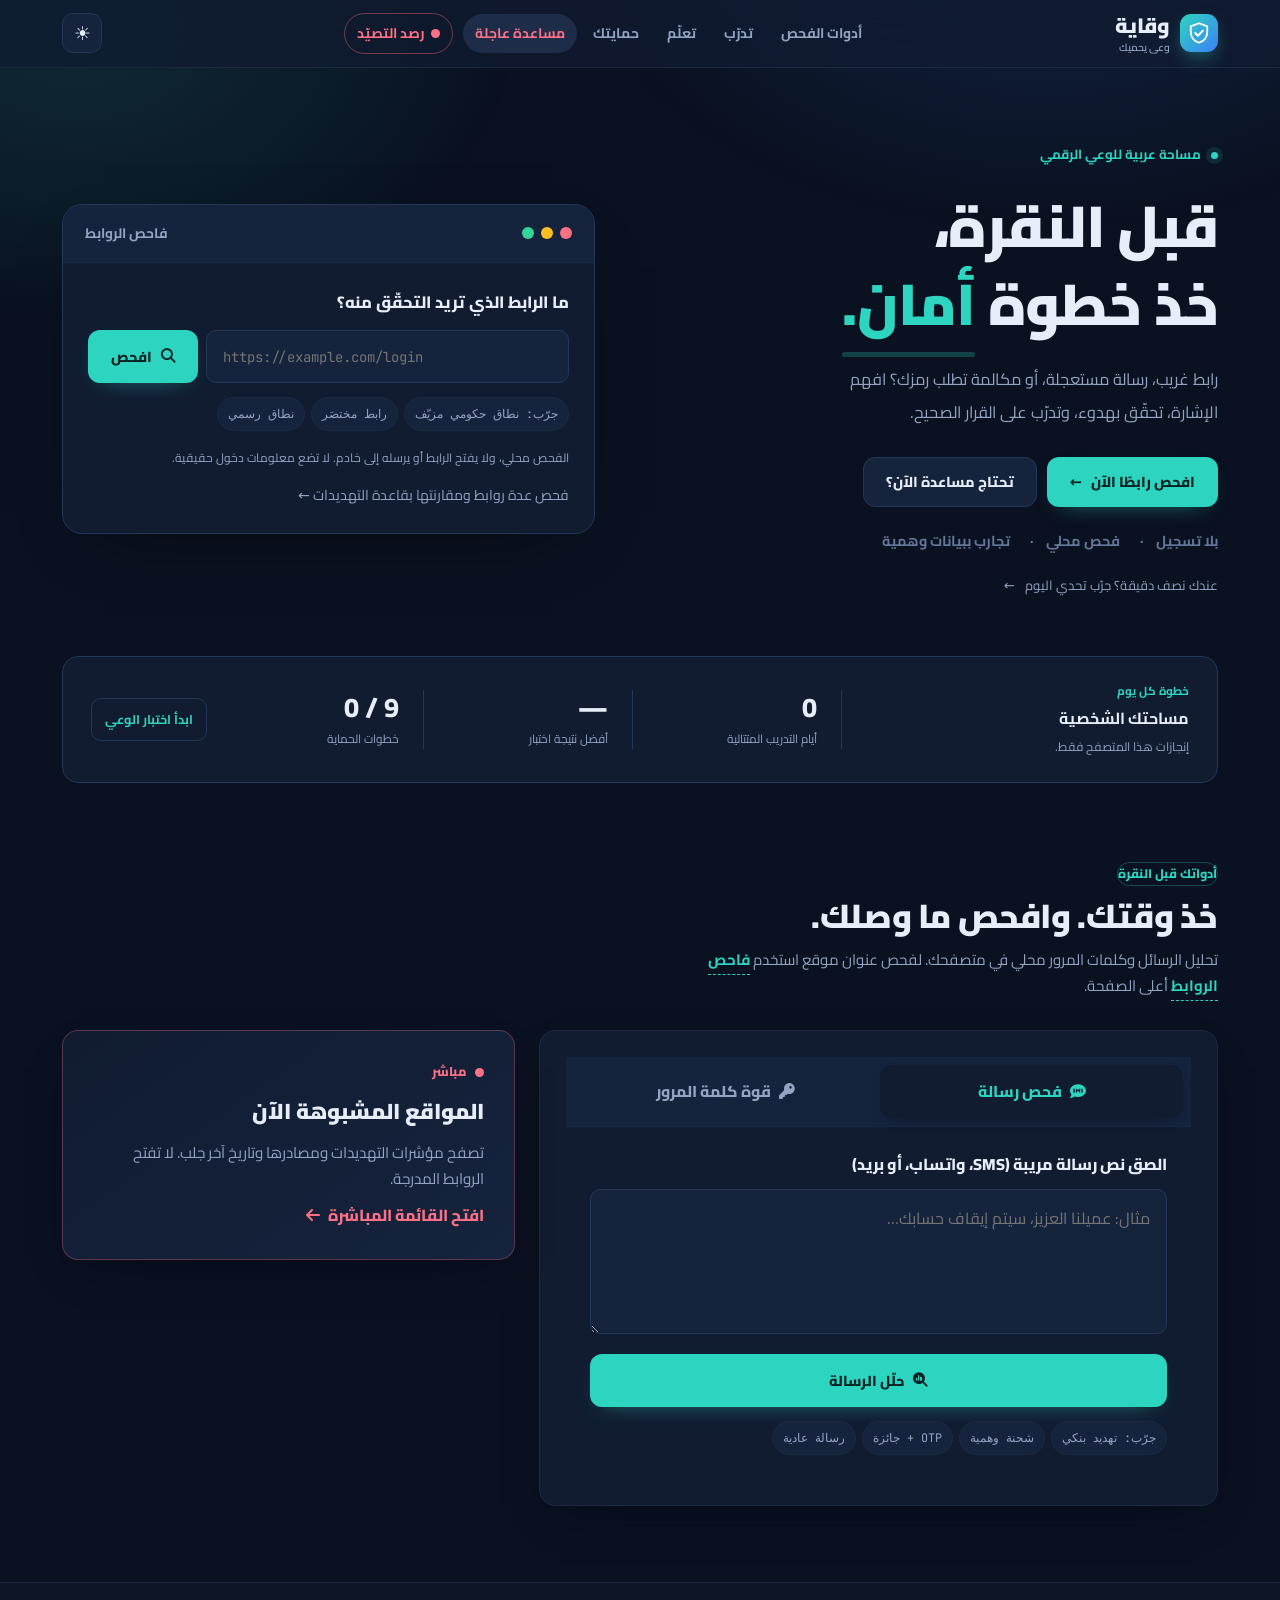
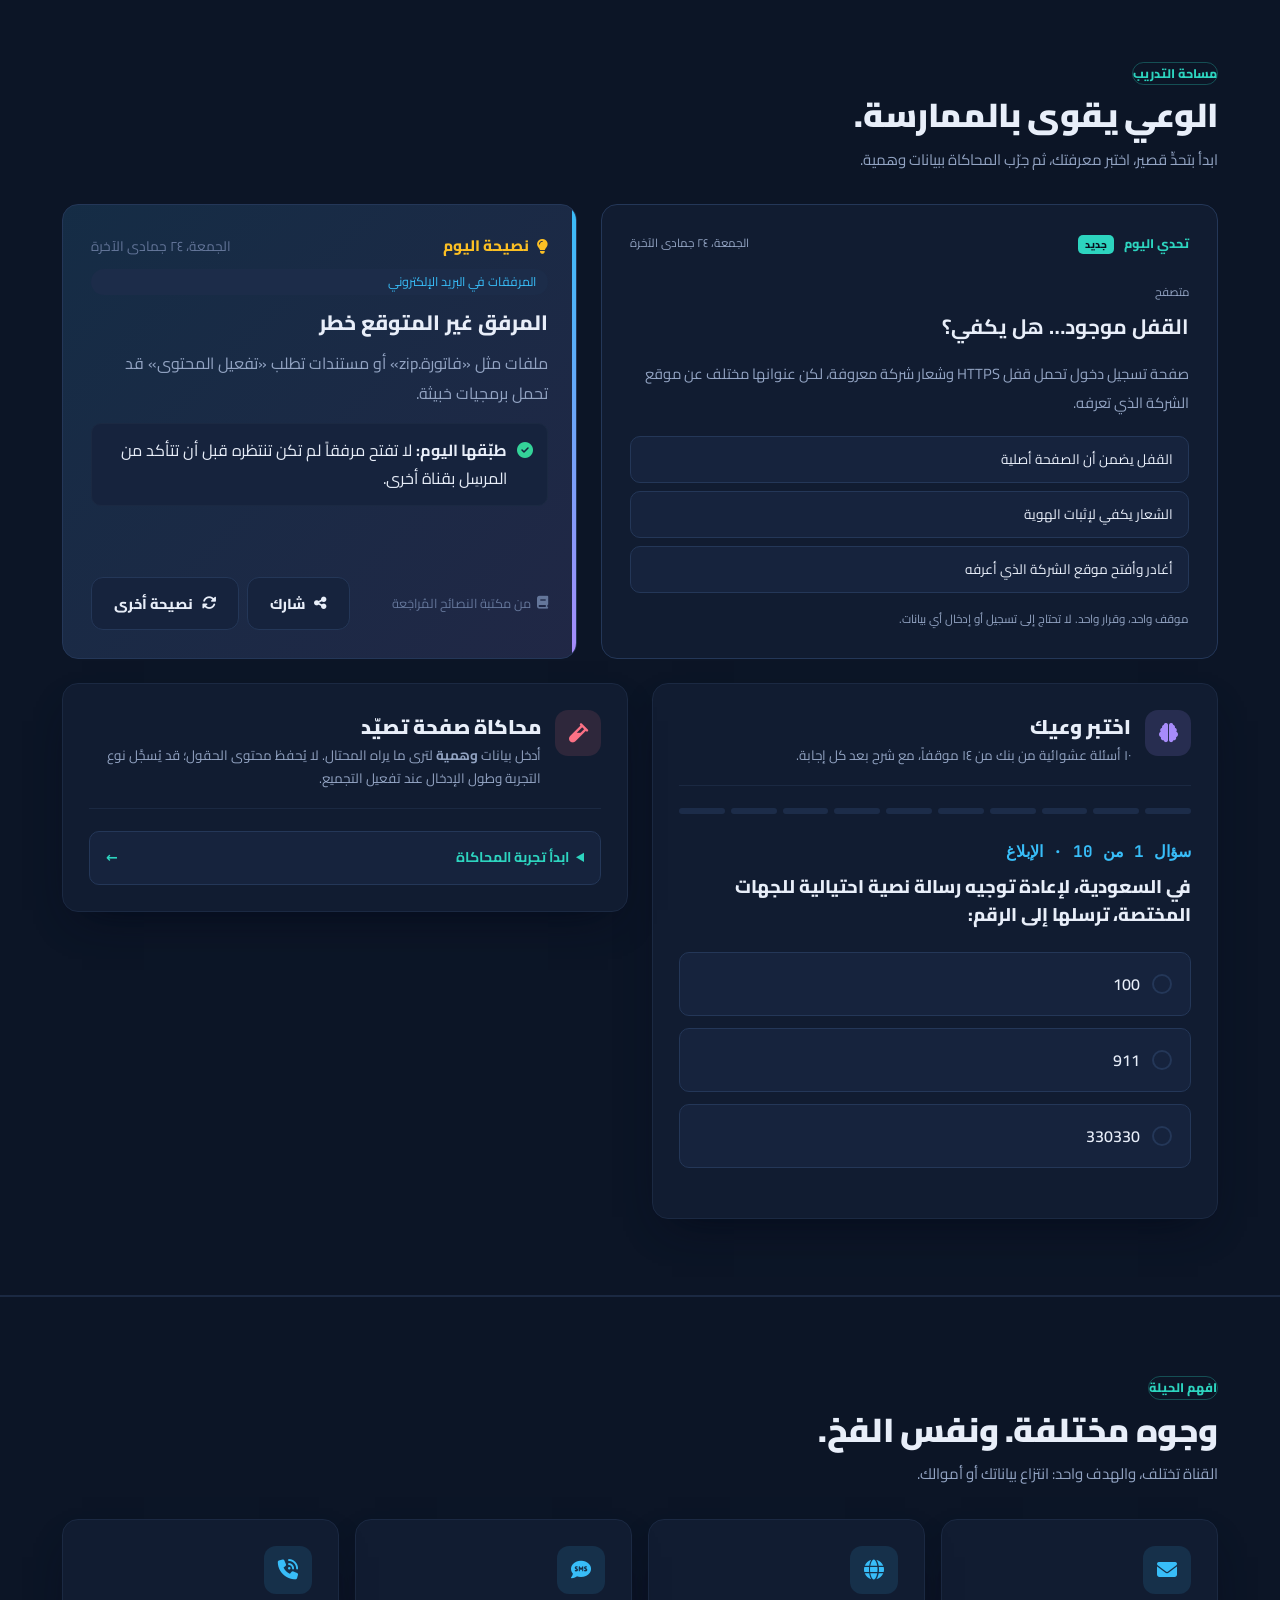
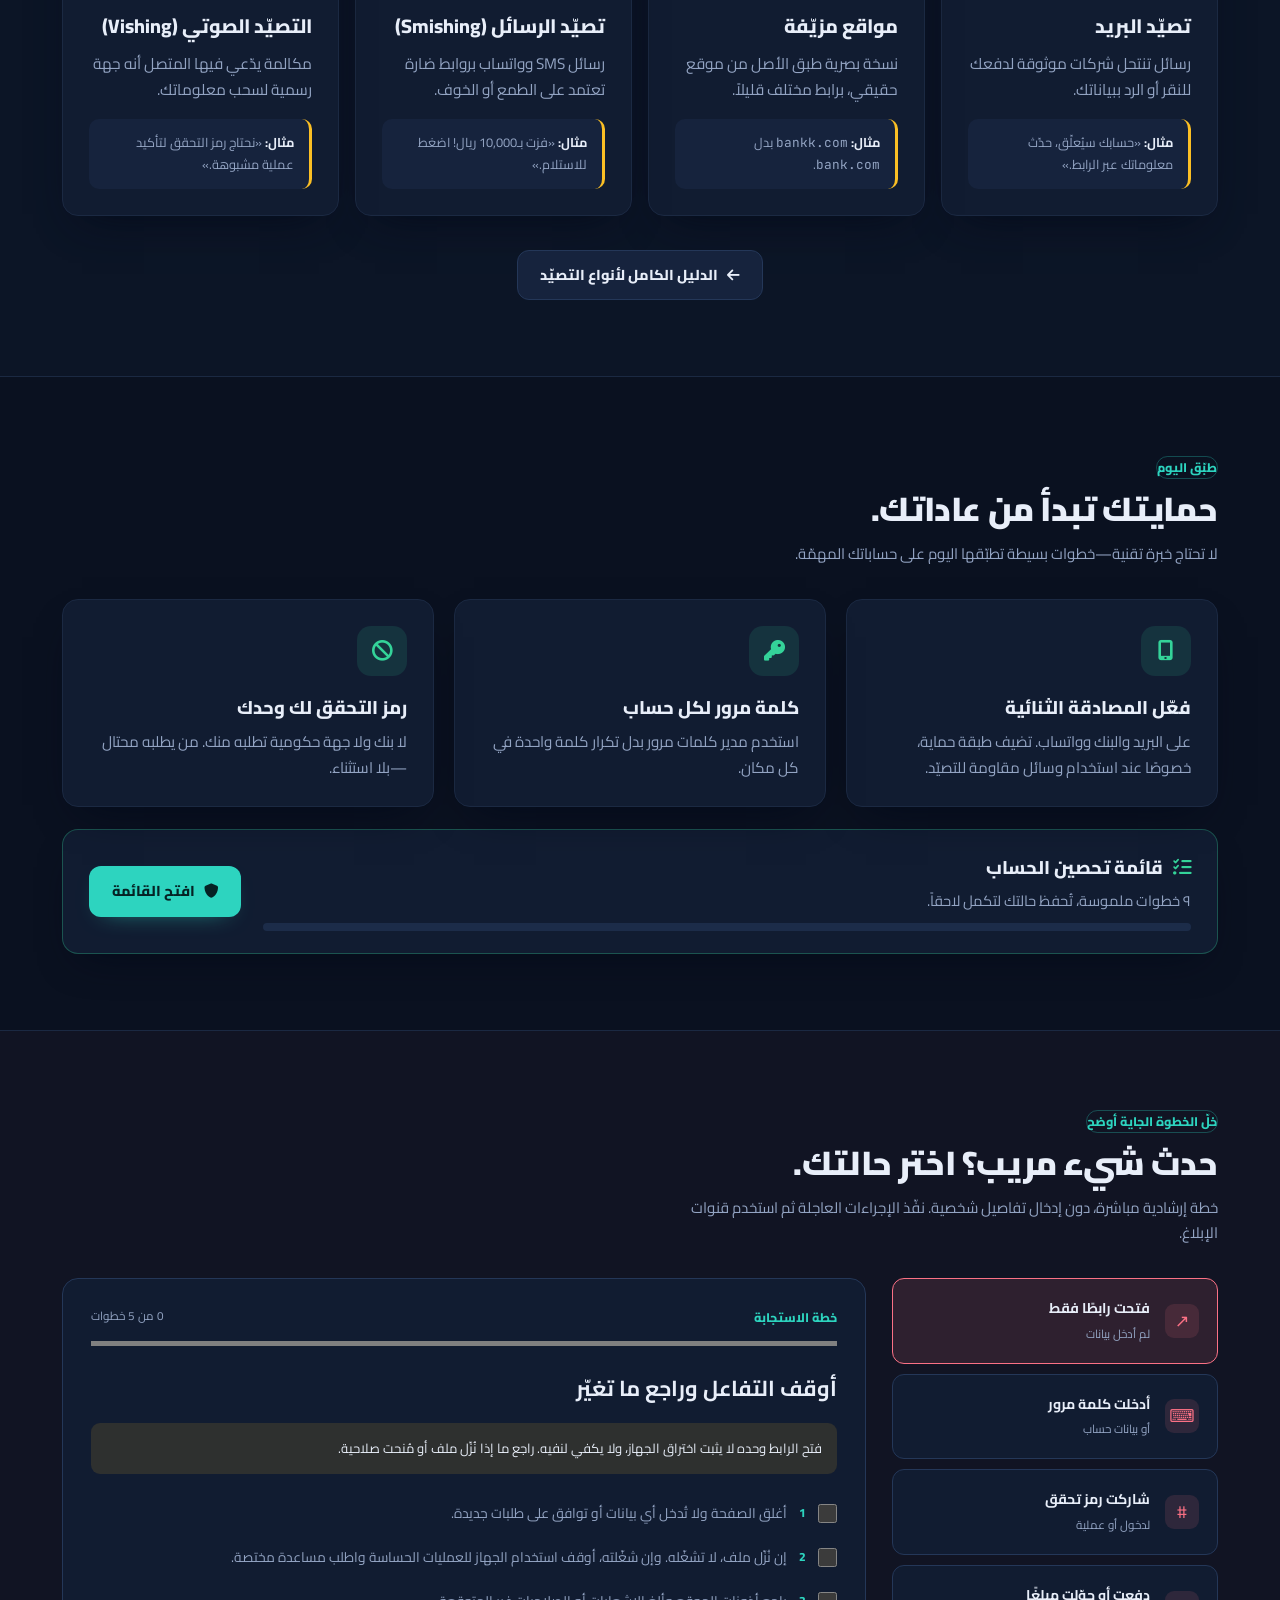
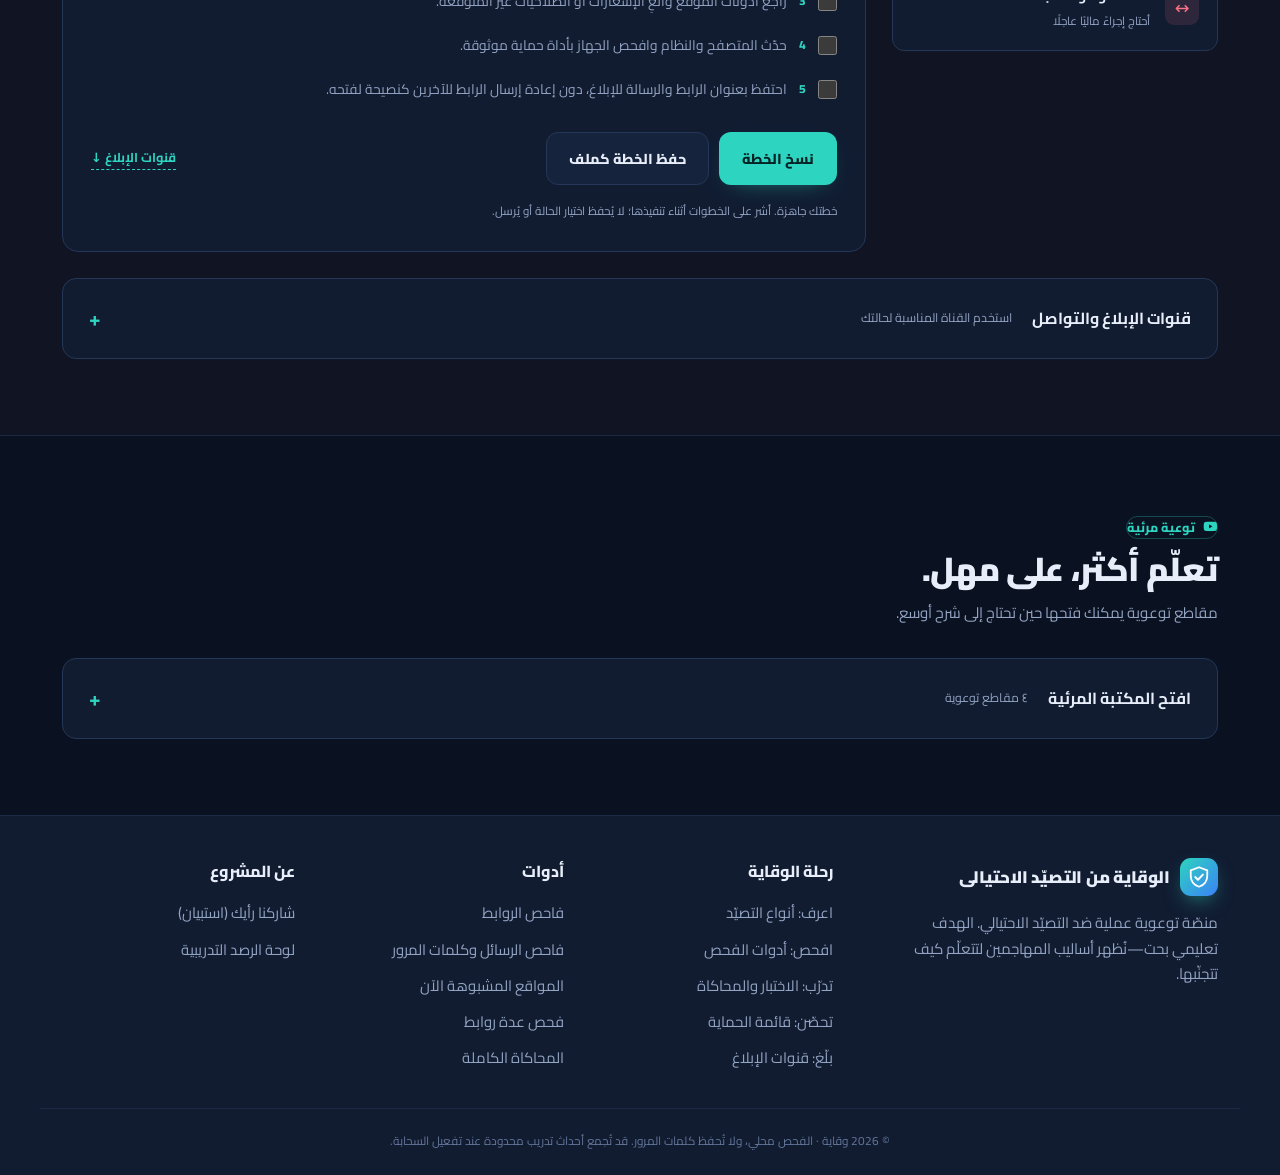
<file: site/index.html>
<!DOCTYPE html>
<html lang="ar" dir="rtl">
<head>
  <meta charset="UTF-8">
  <meta name="viewport" content="width=device-width, initial-scale=1, viewport-fit=cover">
  <meta name="description" content="الوقاية من التصيّد الاحتيالي — منصّة توعوية عربية عملية: افحص الروابط والرسائل، تابع المواقع المشبوهة مباشرة، اختبر وعيك، وتعرّف على قنوات الإبلاغ الرسمية في السعودية.">
  <meta name="theme-color" content="#0a1120">
  <title>الوقاية من التصيّد الاحتيالي | منصّة توعوية عملية</title>
  <link rel="icon" href="data:image/svg+xml,%3Csvg xmlns='http://www.w3.org/2000/svg' viewBox='0 0 32 32'%3E%3Cdefs%3E%3ClinearGradient id='g' x1='0' y1='0' x2='1' y2='1'%3E%3Cstop offset='0' stop-color='%232dd4bf'/%3E%3Cstop offset='1' stop-color='%233b82f6'/%3E%3C/linearGradient%3E%3C/defs%3E%3Cpath d='M16 2 4 6.5v8.2c0 7.4 5.1 13.3 12 15.3 6.9-2 12-7.9 12-15.3V6.5z' fill='url(%23g)'/%3E%3Cpath d='m10.5 16.2 3.8 3.8 7.4-7.6' stroke='%23fff' stroke-width='2.8' fill='none' stroke-linecap='round' stroke-linejoin='round'/%3E%3C/svg%3E">
  <link rel="preconnect" href="https://fonts.googleapis.com">
  <link rel="preconnect" href="https://fonts.gstatic.com" crossorigin>
  <link rel="stylesheet" href="https://fonts.googleapis.com/css2?family=Cairo:wght@400;600;700;800;900&family=JetBrains+Mono:wght@400;600&display=swap">
  <link rel="stylesheet" href="https://cdnjs.cloudflare.com/ajax/libs/font-awesome/6.5.1/css/all.min.css">
  <link rel="stylesheet" href="css/style.css">
  <link rel="stylesheet" href="css/home.css">
  <link rel="stylesheet" href="css/enhancements.css">
</head>
<body class="home">
  <a class="skip-link" href="#main">تخطَّ إلى المحتوى</a>
  <nav class="nav" aria-label="التنقل الرئيسي">
    <div class="container">
      <a href="index.html" class="brand" aria-label="الوقاية من التصيّد الاحتيالي — الرئيسية">
        <span class="glyph"><svg viewBox="0 0 32 32" aria-hidden="true"><path d="M16 3 5 7.2v7.6c0 6.9 4.7 12.4 11 14.2 6.3-1.8 11-7.3 11-14.2V7.2z" fill="none" stroke="currentColor" stroke-width="2.4" stroke-linejoin="round"/><path d="m11 16 3.6 3.6 6.6-6.8" fill="none" stroke="currentColor" stroke-width="2.6" stroke-linecap="round" stroke-linejoin="round"/></svg></span>
        <span class="brand-txt">وقاية<small>وعي يحميك</small></span>
      </a>
      <ul class="nav-links" id="nav-menu">
        <li><a href="#check">أدوات الفحص</a></li>
        <li><a href="#train">تدرّب</a></li>
        <li><a href="#learn">تعلّم</a></li>
        <li><a href="#protect">حمايتك</a></li>
        <li><a href="#report" class="urgent-nav">مساعدة عاجلة</a></li>
        <li><a href="pages/threat-feed.html" class="cta"><span class="live-dot"></span> رصد التصيّد</a></li>
      </ul>
      <div class="nav-tools">
        <button class="icon-btn" data-theme-toggle aria-label="تبديل السمة"><i class="fas fa-sun" data-theme-icon></i></button>
        <button class="icon-btn nav-toggle" aria-label="القائمة" aria-expanded="false" aria-controls="nav-menu"><i class="fas fa-bars"></i></button>
      </div>
    </div>
  </nav>
  <main id="main" tabindex="-1">
  <header class="hero home-hero">
    <div class="container hero-grid">
      <div class="hero-copy">
        <span class="home-eyebrow"><span aria-hidden="true"></span> مساحة عربية للوعي الرقمي</span>
        <h1>قبل النقرة،<br>خذ خطوة <em>أمان.</em></h1>
        <p class="lead">رابط غريب، رسالة مستعجلة، أو مكالمة تطلب رمزك؟ افهم الإشارة، تحقّق بهدوء، وتدرّب على القرار الصحيح.</p>
        <div class="hero-actions">
          <a href="#url-input" class="btn btn-primary" id="hero-check">افحص رابطًا الآن <span aria-hidden="true">←</span></a>
          <a href="#report" class="btn btn-ghost">تحتاج مساعدة الآن؟</a>
        </div>
        <div class="trust-row"><span>بلا تسجيل</span><span>فحص محلي</span><span>تجارب ببيانات وهمية</span></div>
        <a class="hero-text-link" href="#daily-challenge">عندك نصف دقيقة؟ جرّب تحدي اليوم <span aria-hidden="true">←</span></a>
      </div>
      <div class="inspector" id="inspector">
        <div class="inspector-head">
          <div class="dots"><i></i><i></i><i></i></div>
          <span class="title">فاحص الروابط</span>
        </div>
        <div class="inspector-body">
          <form id="inspector-form">
            <label for="url-input">ما الرابط الذي تريد التحقّق منه؟</label>
            <div class="field">
              <input id="url-input" type="text" inputmode="url" placeholder="https://example.com/login" autocomplete="off" spellcheck="false" dir="ltr">
              <button class="btn btn-primary" type="submit"><i class="fas fa-magnifying-glass"></i> افحص</button>
            </div>
          </form>
          <div class="hint-chips">
            <span class="chip" data-url="http://secure-absher-login.com/auth">جرّب: نطاق حكومي مزيّف</span>
            <span class="chip" data-url="https://bit.ly/3xR2p">رابط مختصَر</span>
            <span class="chip" data-url="https://www.my.gov.sa">نطاق رسمي</span>
          </div>
          <p class="scan-privacy">الفحص محلي، ولا يفتح الرابط أو يرسله إلى خادم. لا تضع معلومات دخول حقيقية.</p>
          <div class="verdict" id="verdict" aria-live="polite"></div>
          <a class="feed-link" href="pages/bulk-tools.html">فحص عدة روابط ومقارنتها بقاعدة التهديدات ←</a>
        </div>
      </div>
    </div>
    <section class="container" id="learning-progress" aria-labelledby="progress-title">
      <div class="progress-panel">
        <div class="progress-intro"><span class="home-overline">خطوة كل يوم</span><h2 id="progress-title">مساحتك الشخصية</h2><p>إنجازات هذا المتصفح فقط.</p></div>
        <dl class="progress-stats">
          <div><dt>أيام التدريب المتتالية</dt><dd id="progress-streak">0</dd></div>
          <div><dt>أفضل نتيجة اختبار</dt><dd id="progress-best">—</dd></div>
          <div><dt>خطوات الحماية</dt><dd id="progress-check" dir="ltr">0 / 9</dd></div>
        </dl>
        <a href="#train" id="progress-next" class="progress-next">ابدأ اختبار الوعي</a>
      </div>
    </section>
  </header>

  <section class="section" id="check" aria-labelledby="check-h">
    <div class="container">
      <div class="section-head">
        <span class="kicker">أدواتك قبل النقرة</span>
        <h2 id="check-h">خذ وقتك. وافحص ما وصلك.</h2>
        <p>تحليل الرسائل وكلمات المرور محلي في متصفحك. لفحص عنوان موقع استخدم <a href="#inspector" class="link">فاحص الروابط</a> أعلى الصفحة.</p>
      </div>

      <div class="check-grid">
        <div class="card toolbox">
          <div class="tabs" role="tablist" aria-label="أدوات الفحص">
            <button class="tab active" role="tab" id="tab-msg" aria-controls="panel-msg" aria-selected="true"><i class="fas fa-comment-sms"></i> فحص رسالة</button>
            <button class="tab" role="tab" id="tab-pw" aria-controls="panel-pw" aria-selected="false" tabindex="-1"><i class="fas fa-key"></i> قوة كلمة المرور</button>
          </div>

          <!-- فحص رسالة -->
          <div class="tab-panel" role="tabpanel" id="panel-msg" aria-labelledby="tab-msg">
            <form id="msg-form">
              <label for="msg-input">الصق نص رسالة مريبة (SMS، واتساب، أو بريد)</label>
              <textarea id="msg-input" rows="4" placeholder="مثال: عميلنا العزيز، سيتم إيقاف حسابك…"></textarea>
              <button class="btn btn-primary btn-block" type="submit"><i class="fas fa-magnifying-glass-chart"></i> حلّل الرسالة</button>
            </form>
            <div class="hint-chips">
              <span class="chip" data-msg="عميلنا العزيز، سيتم إيقاف حسابك البنكي خلال 24 ساعة. حدّث بياناتك فوراً عبر الرابط: http://alrajhi-update.xyz/login">جرّب: تهديد بنكي</span>
              <span class="chip" data-msg="البريد السعودي: شحنتك متوقفة بسبب نقص العنوان. سدد رسوم 12 ريال فقط عبر spl-delivery.top/pay">شحنة وهمية</span>
              <span class="chip" data-msg="مبروك! فزت بسحب على جائزة 50,000 ريال. أرسل رمز التحقق الذي وصلك لاستلامها">جائزة + OTP</span>
              <span class="chip" data-msg="هلا، موعدنا بكرة الساعة ٨ عند المكتب؟">رسالة عادية</span>
            </div>
            <div class="verdict" id="msg-verdict" aria-live="polite"></div>
          </div>

          <!-- قوة كلمة المرور -->
          <div class="tab-panel" role="tabpanel" id="panel-pw" aria-labelledby="tab-pw" hidden>
            <label for="pw-input">استخدم كلمة مرور وهمية للتجربة؛ لا تُحفظ ولا تُرسل</label>
            <div class="pw-field">
              <input id="pw-input" type="password" placeholder="••••••••" autocomplete="off" dir="ltr">
              <button class="icon-btn" id="pw-toggle" type="button" aria-label="إظهار كلمة المرور"><i class="fas fa-eye"></i></button>
            </div>
            <div class="pw-meter"><i id="pw-bar"></i></div>
            <div class="pw-readout"><span id="pw-label">—</span><span class="time" id="pw-time"></span></div>
            <div class="pw-notes" id="pw-notes"></div>
            <p class="tool-note"><i class="fas fa-circle-info"></i> نصيحة: استخدم عبارة مرور طويلة من ٤ كلمات عشوائية، ومدير كلمات مرور لحساباتك.</p>
          </div>
        </div>

        <!-- المواقع المشبوهة الآن -->
        <a class="card feed-teaser" href="pages/threat-feed.html">
          <span class="ft-live"><span class="live-dot"></span> مباشر</span>
          <h3>المواقع المشبوهة الآن</h3>
          <p>تصفح مؤشرات التهديدات ومصادرها وتاريخ آخر جلب. لا تفتح الروابط المدرجة.</p>

          <span class="ft-go">افتح القائمة المباشرة <i class="fas fa-arrow-left"></i></span>
        </a>
      </div>
    </div>
  </section>
  <section class="section alt" id="train" aria-labelledby="train-h">
    <div class="container">
      <div class="section-head">
        <span class="kicker">مساحة التدريب</span>
        <h2 id="train-h">الوعي يقوى بالممارسة.</h2>
        <p>ابدأ بتحدٍّ قصير، اختبر معرفتك، ثم جرّب المحاكاة ببيانات وهمية.</p>
      </div>

      <div class="training-feature-row">
        <article class="challenge-card" id="daily-challenge" aria-labelledby="challenge-title">
          <div class="challenge-top"><span class="feature-label">تحدي اليوم <span>جديد</span></span><time id="challenge-day"></time></div>
          <span class="challenge-channel" id="challenge-channel"></span>
          <h3 id="challenge-title">موقف قصير، وقرار أذكى</h3>
          <p class="challenge-message" id="challenge-message"></p>
          <div class="challenge-choices" id="challenge-choices" role="group" aria-label="كيف ستتصرف؟"></div>
          <div class="challenge-feedback" id="challenge-feedback" hidden aria-live="polite"></div>
          <p class="feature-note" id="challenge-status" role="status"></p>
        </article>
      <div class="daily-card loading" id="daily-tip" aria-live="polite" aria-busy="false">
        <div class="dt-head">
          <span class="dt-badge"><i class="fas fa-lightbulb"></i> نصيحة اليوم</span>
          <span class="dt-date" id="dt-date"></span>
        </div>
        <span class="dt-topic" id="dt-topic"></span>
        <h3 id="dt-title"><span class="sk" style="width:55%"></span></h3>
        <p id="dt-text"><span class="sk"></span><span class="sk" style="width:80%"></span></p>
        <div class="dt-action"><i class="fas fa-circle-check"></i><div><b>طبّقها اليوم:</b> <span id="dt-action"><span class="sk" style="width:70%"></span></span></div></div>
        <div class="dt-foot">
          <span class="dt-source" id="dt-source"><i class="fas fa-spinner fa-spin"></i> جارٍ توليد نصيحة اليوم…</span>
          <div class="dt-btns">
            <button class="btn btn-ghost" id="dt-copy" type="button"><i class="fas fa-share-nodes"></i> شارك</button>
            <button class="btn btn-ghost" id="dt-more" type="button"><i class="fas fa-rotate"></i> نصيحة أخرى</button>
          </div>
        </div>
      </div>
      </div>

      <div class="train-grid">
        <div class="card train-card">
          <div class="train-head"><span class="th-ic"><i class="fas fa-brain"></i></span><div><h3>اختبر وعيك</h3><p>١٠ أسئلة عشوائية من بنك من ١٤ موقفاً، مع شرح بعد كل إجابة.</p></div></div>
          <div class="quiz" id="quiz"></div>
        </div>

        <div class="card train-card" id="sim">
          <div class="train-head"><span class="th-ic rose"><i class="fas fa-vial"></i></span><div><h3>محاكاة صفحة تصيّد</h3><p>أدخل بيانات <b>وهمية</b> لترى ما يراه المحتال. لا يُحفظ محتوى الحقول؛ قد يُسجَّل نوع التجربة وطول الإدخال عند تفعيل التجميع.</p></div></div>
          <details class="simulation-details"><summary>ابدأ تجربة المحاكاة <span aria-hidden="true">←</span></summary>
          <div class="browser">
            <div class="browser-bar">
              <div class="dots"><span></span><span></span><span></span></div>
              <div class="browser-url"><i class="fas fa-lock-open"></i> http://<span class="bad">update-secure-account-sa</span>.com/login</div>
            </div>
            <form class="sim-form" id="sim-form">
              <div class="grp">
                <label for="sim-id">رقم الهوية أو البريد الإلكتروني</label>
                <input id="sim-id" type="text" placeholder="أدخل بيانات وهمية" autocomplete="off" dir="ltr" required>
              </div>
              <div class="grp">
                <label for="sim-pw">كلمة المرور</label>
                <input id="sim-pw" type="password" placeholder="••••••••" autocomplete="off" dir="ltr" required>
              </div>
              <button type="submit" class="btn btn-primary btn-block"><i class="fas fa-right-to-bracket"></i> تسجيل الدخول</button>

              <div class="sim-reveal" id="sim-reveal">
                <div class="gotcha">
                  <i class="fas fa-hand"></i>
                  <div><b>لحظة! لقد وقعت في الفخ.</b><p>لو كانت صفحة حقيقية لمحتال، لأصبحت بياناتك بين يديه الآن.</p></div>
                </div>
                <div class="terminal">
                  <div class="th">// intercepted_session.log</div>
                  <div class="row"><span>captured_id:</span><span id="out-id"></span></div>
                  <div class="row"><span>captured_pw:</span><span id="out-pw" class="cursor"></span></div>
                </div>
                <a href="pages/fake-login.html" class="btn btn-ghost btn-block" style="margin-top:14px"><i class="fas fa-up-right-from-square"></i> جرّب المحاكاة الكاملة بصفحة مستقلة</a>
              </div>
            </form>
          </div>
          </details>
        </div>
      </div>
    </div>
  </section>
  <section class="section alt" id="learn" aria-labelledby="learn-h">
    <div class="container">
      <div class="section-head">
        <span class="kicker">افهم الحيلة</span>
        <h2 id="learn-h">وجوه مختلفة. ونفس الفخ.</h2>
        <p>القناة تختلف، والهدف واحد: انتزاع بياناتك أو أموالك.</p>
      </div>
      <div class="type-grid">
        <div class="card type-card">
          <div class="ic"><i class="fas fa-envelope"></i></div>
          <h3>تصيّد البريد</h3>
          <p>رسائل تنتحل شركات موثوقة لدفعك للنقر أو الرد ببياناتك.</p>
          <div class="eg"><b>مثال:</b> «حسابك سيُعلّق، حدّث معلوماتك عبر الرابط.»</div>
        </div>
        <div class="card type-card">
          <div class="ic"><i class="fas fa-globe"></i></div>
          <h3>مواقع مزيّفة</h3>
          <p>نسخة بصرية طبق الأصل من موقع حقيقي، برابط مختلف قليلاً.</p>
          <div class="eg"><b>مثال:</b> <span class="mono">bankk.com</span> بدل <span class="mono">bank.com</span>.</div>
        </div>
        <div class="card type-card">
          <div class="ic"><i class="fas fa-comment-sms"></i></div>
          <h3>تصيّد الرسائل (Smishing)</h3>
          <p>رسائل SMS وواتساب بروابط ضارة تعتمد على الطمع أو الخوف.</p>
          <div class="eg"><b>مثال:</b> «فزت بـ10,000 ريال! اضغط للاستلام.»</div>
        </div>
        <div class="card type-card">
          <div class="ic"><i class="fas fa-phone-volume"></i></div>
          <h3>التصيّد الصوتي (Vishing)</h3>
          <p>مكالمة يدّعي فيها المتصل أنه جهة رسمية لسحب معلوماتك.</p>
          <div class="eg"><b>مثال:</b> «نحتاج رمز التحقق لتأكيد عملية مشبوهة.»</div>
        </div>
      </div>

      <div class="center-cta">
        <a href="pages/educational.html" class="btn btn-ghost"><i class="fas fa-arrow-left"></i> الدليل الكامل لأنواع التصيّد</a>
      </div>
    </div>
  </section>
  <section class="section" id="protect" aria-labelledby="protect-h">
    <div class="container">
      <div class="section-head">
        <span class="kicker">طبّق اليوم</span>
        <h2 id="protect-h">حمايتك تبدأ من عاداتك.</h2>
        <p>لا تحتاج خبرة تقنية—خطوات بسيطة تطبّقها اليوم على حساباتك المهمّة.</p>
      </div>
      <div class="habit-grid">
        <div class="card habit"><span class="h-ic"><i class="fas fa-mobile-screen-button"></i></span><h3>فعّل المصادقة الثنائية</h3><p>على البريد والبنك وواتساب. تضيف طبقة حماية، خصوصًا عند استخدام وسائل مقاومة للتصيّد.</p></div>
        <div class="card habit"><span class="h-ic"><i class="fas fa-key"></i></span><h3>كلمة مرور لكل حساب</h3><p>استخدم مدير كلمات مرور بدل تكرار كلمة واحدة في كل مكان.</p></div>
        <div class="card habit"><span class="h-ic"><i class="fas fa-ban"></i></span><h3>رمز التحقق لك وحدك</h3><p>لا بنك ولا جهة حكومية تطلبه منك. من يطلبه محتال—بلا استثناء.</p></div>
      </div>
      <div class="card protect-cta">
        <div class="pc-txt">
          <h3><i class="fas fa-list-check"></i> قائمة تحصين الحساب</h3>
          <p id="pc-progress-txt">٩ خطوات ملموسة، تُحفظ حالتك لتكمل لاحقاً.</p>
          <div class="pc-bar"><i id="pc-bar"></i></div>
        </div>
        <a href="pages/protection.html" class="btn btn-primary"><i class="fas fa-shield"></i> افتح القائمة</a>
      </div>
    </div>
  </section>
  <section class="section response-section" id="report" aria-labelledby="report-h">
    <div class="container">
      <div class="section-head"><span class="kicker">خلّ الخطوة الجاية أوضح</span><h2 id="report-h">حدث شيء مريب؟ اختر حالتك.</h2><p>خطة إرشادية مباشرة، دون إدخال تفاصيل شخصية. نفّذ الإجراءات العاجلة ثم استخدم قنوات الإبلاغ.</p></div>
      <div class="response-layout">
        <div class="response-picker" role="group" aria-label="ماذا حدث؟">
          <button type="button" data-incident="clicked" aria-pressed="true"><span aria-hidden="true">↗</span><span>فتحت رابطًا فقط<small>لم أدخل بيانات</small></span></button>
          <button type="button" data-incident="credentials" aria-pressed="false"><span aria-hidden="true">⌨</span><span>أدخلت كلمة مرور<small>أو بيانات حساب</small></span></button>
          <button type="button" data-incident="otp" aria-pressed="false"><span aria-hidden="true">#</span><span>شاركت رمز تحقق<small>لدخول أو عملية</small></span></button>
          <button type="button" data-incident="payment" aria-pressed="false"><span aria-hidden="true">↔</span><span>دفعت أو حوّلت مبلغًا<small>أحتاج إجراءً ماليًا عاجلًا</small></span></button>
        </div>
        <article class="response-plan" aria-labelledby="response-title">
          <div class="response-plan-head"><span class="feature-label">خطة الاستجابة</span><span id="response-count">0 من 5 خطوات</span></div>
          <progress id="response-progress" value="0" max="5" aria-label="خطوات خطة الاستجابة المنجزة"></progress>
          <h3 id="response-title">أوقف التفاعل وراجع ما تغيّر</h3>
          <p id="response-priority" class="response-priority"></p>
          <ol id="response-steps" class="response-steps"></ol>
          <div class="response-actions"><button class="btn btn-primary" id="response-copy" type="button">نسخ الخطة</button><button class="btn btn-ghost" id="response-save" type="button">حفظ الخطة كملف</button><a class="link" href="#report-channels">قنوات الإبلاغ ↓</a></div>
          <p id="response-status" class="feature-note" role="status" aria-live="polite"></p>
          <textarea id="response-copy-fallback" aria-label="نص الخطة للنسخ اليدوي" readonly hidden></textarea>
        </article>
      </div>
      <details class="resource-disclosure report-disclosure" id="report-channels">
        <summary>قنوات الإبلاغ والتواصل <span>استخدم القناة المناسبة لحالتك</span></summary>
        <div class="report-grid">
          <div class="card report-card"><span class="tag">الرسائل الاحتيالية</span><span class="val">330330</span><p>أعد توجيه الرسالة المشبوهة وفق إرشادات هيئة الاتصالات والفضاء والتقنية.</p><span class="who">تحقّق من الإجراء عبر القنوات الرسمية.</span></div>
          <div class="card report-card"><span class="tag">الجرائم المعلوماتية</span><span class="val val-txt">كلنا أمن</span><p>استخدم التطبيق الرسمي لتقديم البلاغ المناسب، واحتفظ بالأدلة دون نشر بيانات حساسة.</p><span class="who">نزّل التطبيق من متجر رسمي.</span></div>
          <div class="card report-card"><span class="tag">عملية مالية أو بطاقة</span><span class="val val-txt">بنكك أولًا</span><p>تواصل من التطبيق البنكي الذي تعرفه أو الرقم الموجود على بطاقتك؛ لا تستخدم رقمًا أرسله المشتبه به.</p><span class="who">الاسترداد أو الإيقاف يحدده البنك.</span></div>
        </div>
      </details>
    </div>
  </section>
  <section class="section" id="videos" aria-labelledby="videos-h">
    <div class="container">
      <div class="section-head">
        <span class="kicker"><i class="fab fa-youtube"></i> توعية مرئية</span>
        <h2 id="videos-h">تعلّم أكثر، على مهل.</h2>
        <p>مقاطع توعوية يمكنك فتحها حين تحتاج إلى شرح أوسع.</p>
      </div>
      <details class="resource-disclosure" id="resource-videos"><summary>افتح المكتبة المرئية <span>٤ مقاطع توعوية</span></summary>
      <div class="video-grid">
        <div class="card video-card">
          <div class="video-frame"><iframe data-src="https://www.youtube-nocookie.com/embed/muo8wk_FANU" title="كيف تتجنّب أساليب التصيّد؟" loading="lazy" allowfullscreen></iframe></div>
          <div class="video-meta"><span class="src badge-nca">NCA</span><h4>كيف تتجنّب أساليب التصيّد؟</h4><p>توجيهات الهيئة الوطنية للأمن السيبراني للوقاية من الهندسة الاجتماعية.</p></div>
        </div>
        <div class="card video-card">
          <div class="video-frame"><iframe data-src="https://www.youtube-nocookie.com/embed/9JL3oJBmycc" title="مكافحة الاحتيال المالي" loading="lazy" allowfullscreen></iframe></div>
          <div class="video-meta"><span class="src badge-sama">SAMA</span><h4>مكافحة الاحتيال المالي</h4><p>جهود البنك المركزي في رصد الحسابات المشبوهة وتجميدها.</p></div>
        </div>
        <div class="card video-card">
          <div class="video-frame"><iframe data-src="https://www.youtube-nocookie.com/embed/CPqf_sFIx1k" title="استراتيجيات الوقاية من النصب" loading="lazy" allowfullscreen></iframe></div>
          <div class="video-meta"><span class="src badge-tv">صباح السعودية</span><h4>استراتيجيات الوقاية من النصب</h4><p>خبراء أمن سيبراني يناقشون أحدث أساليب المحتالين.</p></div>
        </div>
        <div class="card video-card">
          <div class="video-frame"><iframe data-src="https://www.youtube-nocookie.com/embed/hdJ4m8_Iy3E" title="خطوات الإبلاغ عبر كلنا أمن" loading="lazy" allowfullscreen></iframe></div>
          <div class="video-meta"><span class="src badge-moi">وزارة الداخلية</span><h4>خطوات الإبلاغ عبر «كلنا أمن»</h4><p>دليل تقديم بلاغ رسمي عند التعرّض لجريمة معلوماتية.</p></div>
        </div>
      </div>
      </details>
    </div>
  </section>
  </main>

  <!-- ═════════ التذييل ═════════ -->
  <footer class="footer">
    <div class="container footer-grid">
      <div class="f-about">
        <a href="index.html" class="brand"><span class="glyph"><svg viewBox="0 0 32 32" aria-hidden="true"><path d="M16 3 5 7.2v7.6c0 6.9 4.7 12.4 11 14.2 6.3-1.8 11-7.3 11-14.2V7.2z" fill="none" stroke="currentColor" stroke-width="2.4" stroke-linejoin="round"/><path d="m11 16 3.6 3.6 6.6-6.8" fill="none" stroke="currentColor" stroke-width="2.6" stroke-linecap="round" stroke-linejoin="round"/></svg></span><span class="brand-txt">الوقاية من التصيّد الاحتيالي</span></a>
        <p>منصّة توعوية عملية ضد التصيّد الاحتيالي. الهدف تعليمي بحت—نُظهر أساليب المهاجمين لتتعلّم كيف تتجنّبها.</p>
      </div>
      <div>
        <h5>رحلة الوقاية</h5>
        <ul>
          <li><a href="pages/educational.html">اعرف: أنواع التصيّد</a></li>
          <li><a href="#check">افحص: أدوات الفحص</a></li>
          <li><a href="#train">تدرّب: الاختبار والمحاكاة</a></li>
          <li><a href="pages/protection.html">تحصّن: قائمة الحماية</a></li>
          <li><a href="#report">بلّغ: قنوات الإبلاغ</a></li>
        </ul>
      </div>
      <div>
        <h5>أدوات</h5>
        <ul>
          <li><a href="#inspector">فاحص الروابط</a></li>
          <li><a href="#check">فاحص الرسائل وكلمات المرور</a></li>
          <li><a href="pages/threat-feed.html">المواقع المشبوهة الآن</a></li><li><a href="pages/bulk-tools.html">فحص عدة روابط</a></li>
          <li><a href="pages/fake-login.html">المحاكاة الكاملة</a></li>
        </ul>
      </div>
      <div>
        <h5>عن المشروع</h5>
        <ul>
          <li><a href="pages/survey.html">شاركنا رأيك (استبيان)</a></li>
          <li><a href="pages/admin-view.html">لوحة الرصد التدريبية</a></li>
        </ul>
      </div>
    </div>
    <div class="container footer-bottom">© 2026 وقاية · الفحص محلي، ولا تُحفظ كلمات المرور. قد تُجمع أحداث تدريب محدودة عند تفعيل السحابة.</div>
  </footer>

  <button class="to-top" aria-label="أعلى الصفحة"><i class="fas fa-arrow-up"></i></button>

  <script src="js/cloud-config.js"></script>
  <script type="module" src="js/app.js"></script>
  <script src="js/enhancements.js" defer></script>
</body>
</html>
</file>
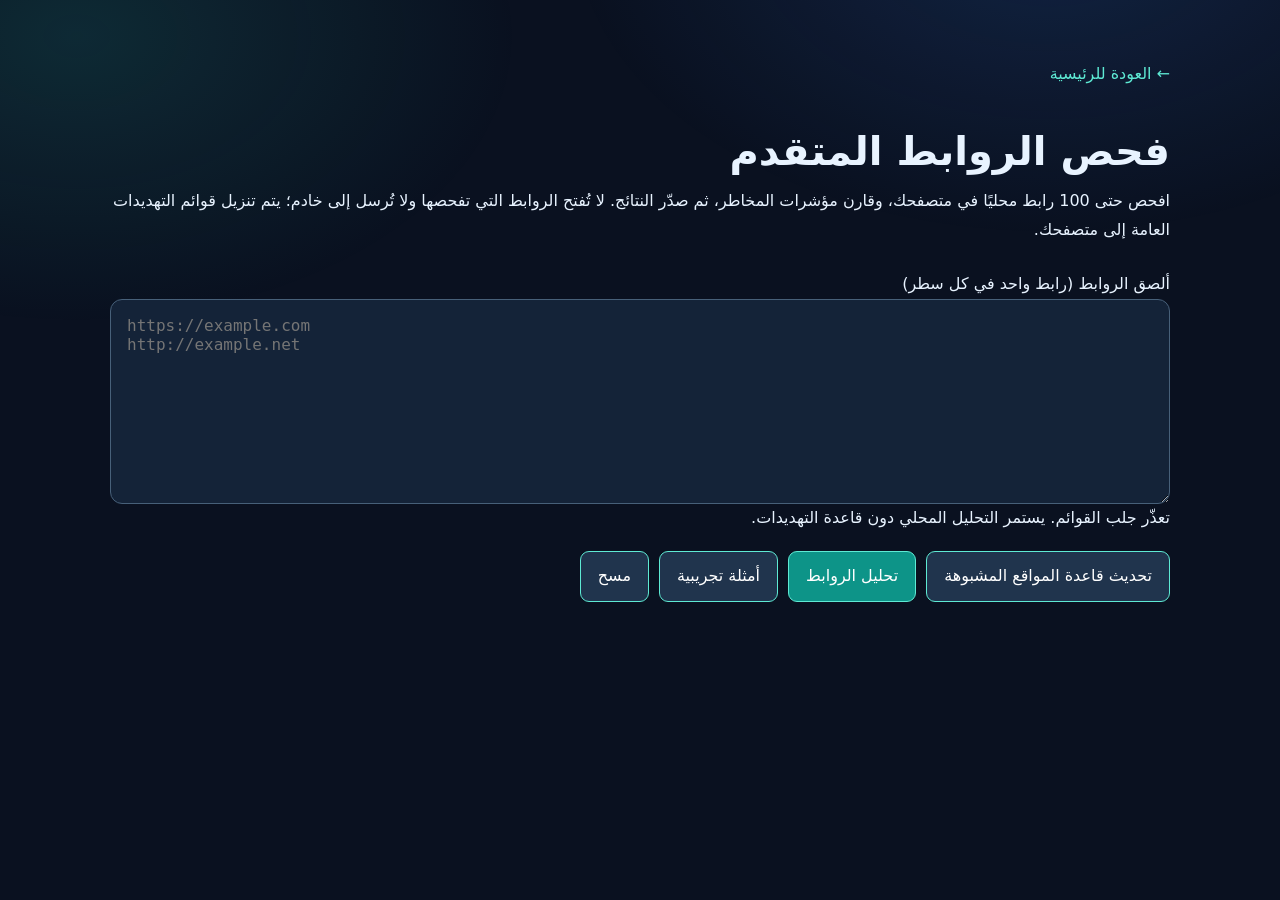
<file: site/pages/bulk-tools.html>
<!doctype html><html lang="ar" dir="rtl"><head><meta charset="utf-8"><meta name="viewport" content="width=device-width,initial-scale=1"><meta name="theme-color" content="#0a1120"><title>فحص الروابط المتقدم | وقاية</title><link rel="stylesheet" href="../css/style.css"><link rel="stylesheet" href="../css/bulk-tools.css"></head><body><main class="lab"><a href="../index.html">← العودة للرئيسية</a><header><h1>فحص الروابط المتقدم</h1><p>افحص حتى 100 رابط محليًا في متصفحك، وقارن مؤشرات المخاطر، ثم صدّر النتائج. لا تُفتح الروابط التي تفحصها ولا تُرسل إلى خادم؛ يتم تنزيل قوائم التهديدات العامة إلى متصفحك.</p></header><label for="links">ألصق الروابط (رابط واحد في كل سطر)</label><textarea id="links" rows="9" placeholder="https://example.com&#10;http://example.net" spellcheck="false"></textarea><p id="feed-sync-status" role="status" aria-live="polite">جارٍ تجهيز مصادر التهديدات…</p><div class="actions"><button id="feed-sync" class="secondary" type="button">تحديث قاعدة المواقع المشبوهة</button><button id="scan">تحليل الروابط</button><button id="demo" class="secondary">أمثلة تجريبية</button><button id="clear" class="secondary">مسح</button></div><p id="status" role="status" aria-live="polite"></p><section id="results" hidden><div class="metrics"><div>الإجمالي <strong id="total">0</strong></div><div>مخاطر مرتفعة <strong id="danger">0</strong></div><div>تحتاج مراجعة <strong id="warn">0</strong></div><div>مؤشرات منخفضة <strong id="safe">0</strong></div></div><div class="actions"><label for="filter">عرض</label><select id="filter"><option value="all">الكل</option><option value="danger">مخاطر مرتفعة</option><option value="warn">تحتاج مراجعة</option><option value="safe">مؤشرات منخفضة</option></select><button id="csv" class="secondary">تنزيل CSV</button><button id="copy" class="secondary">نسخ ملخص</button></div><div class="tablewrap"><table><thead><tr><th>الرابط</th><th>النطاق</th><th>التصنيف</th><th>مؤشرات التحليل</th></tr></thead><tbody id="rows"></tbody></table></div><p class="note">التصنيف استدلالي ولا يؤكد سلامة الرابط أو خطورته. لا تدخل بيانات حساسة في مواقع غير موثوقة.</p></section></main><script type="module" src="../js/bulk-tools.js"></script></body></html>
</file>
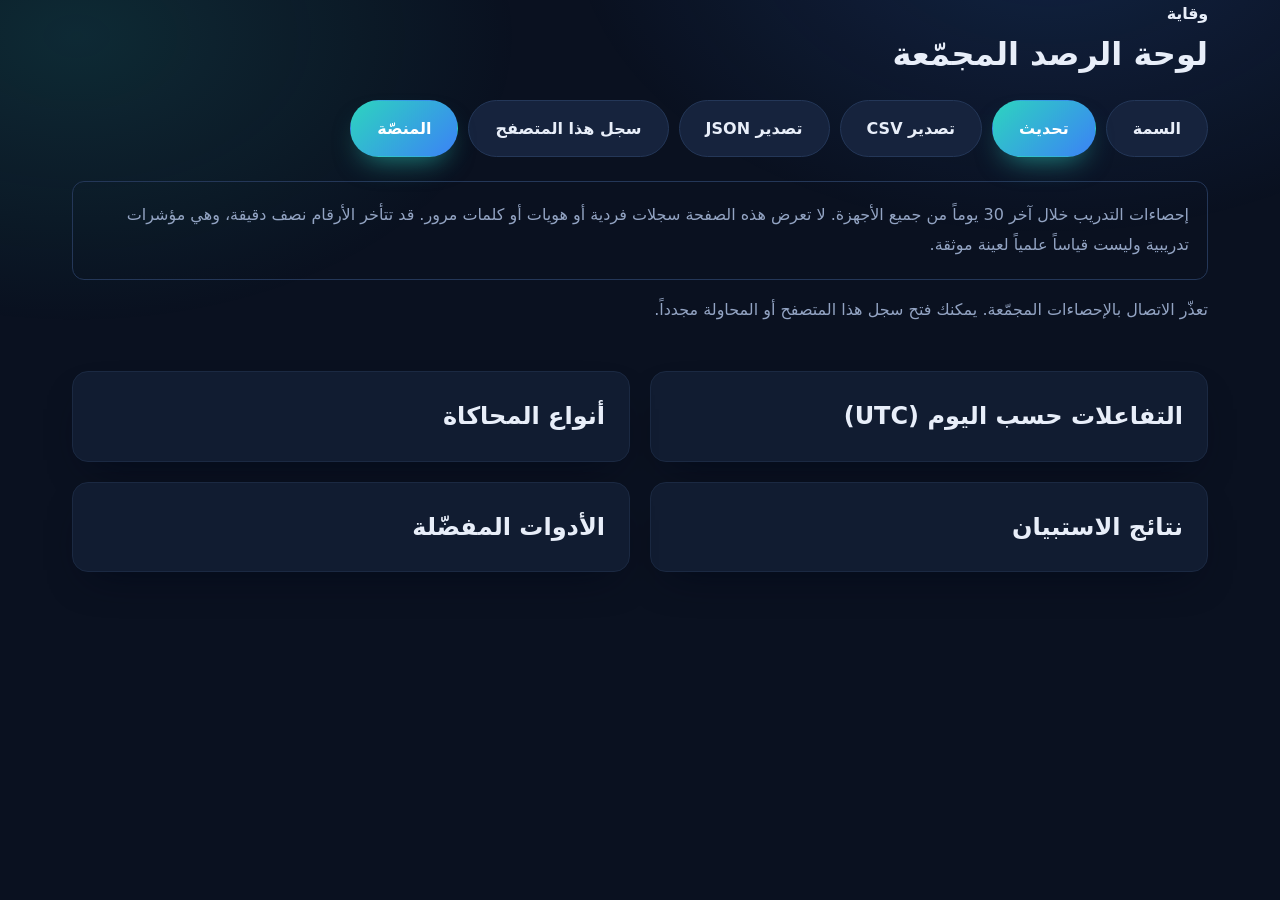
<file: site/pages/cloud-dashboard.html>
<!doctype html>
<html lang="ar" dir="rtl">
<head>
  <meta charset="utf-8">
  <meta name="viewport" content="width=device-width,initial-scale=1">
  <meta name="robots" content="noindex">
  <title>لوحة الرصد المجمّعة — وقاية</title>
  <link rel="stylesheet" href="../css/style.css">
  <style>
    main{padding:36px 0}.dash-head{display:flex;justify-content:space-between;align-items:center;gap:18px;flex-wrap:wrap;margin-bottom:24px}
    .dash-actions{display:flex;gap:10px;flex-wrap:wrap}.summary-metrics{display:grid;grid-template-columns:repeat(auto-fit,minmax(190px,1fr));gap:16px;margin:24px 0}
    .summary-metrics .card{padding:22px}.summary-metrics dt{color:var(--muted);font-size:.9rem}.summary-metrics dd{font-size:1.9rem;color:var(--cyan);font-weight:800;margin:12px 0 0}
    .summary-charts{display:grid;grid-template-columns:1fr 1fr;gap:20px}.summary-charts .card{padding:24px}.summary-row{display:grid;grid-template-columns:130px 1fr 40px;gap:10px;align-items:center;margin:16px 0}.summary-row progress{width:100%;accent-color:var(--cyan)}
    #summary-status{color:var(--muted);margin:16px 0}.summary-note{padding:18px;border:1px solid var(--line);border-radius:12px;color:var(--muted);line-height:1.9}
    @media(max-width:650px){.summary-charts{grid-template-columns:1fr}.summary-metrics{grid-template-columns:1fr 1fr;gap:10px}.summary-metrics .card{padding:14px}.summary-metrics dd{font-size:1.4rem}.summary-row{grid-template-columns:100px 1fr 32px;gap:6px}}
  </style>
  <link rel="stylesheet" href="../css/enhancements.css">
</head>
<body>
  <main class="container">
    <div class="dash-head">
      <div><a href="../index.html" class="brand">وقاية</a><h1>لوحة الرصد المجمّعة</h1></div>
      <div class="dash-actions">
        <button class="btn btn-ghost" id="summary-theme" aria-label="تبديل السمة">السمة</button>
        <button class="btn btn-primary" id="summary-refresh">تحديث</button>
        <button class="btn btn-ghost" id="summary-csv" disabled>تصدير CSV</button>
        <button class="btn btn-ghost" id="summary-json" disabled>تصدير JSON</button>
        <a class="btn btn-ghost" href="admin-view.html?local=1">سجل هذا المتصفح</a>
        <a class="btn btn-primary" href="../index.html">المنصّة</a>
      </div>
    </div>
    <p class="summary-note">إحصاءات التدريب خلال آخر 30 يوماً من جميع الأجهزة. لا تعرض هذه الصفحة سجلات فردية أو هويات أو كلمات مرور. قد تتأخر الأرقام نصف دقيقة، وهي مؤشرات تدريبية وليست قياساً علمياً لعينة موثقة.</p>
    <p id="summary-status" role="status" aria-live="polite">جارٍ الاتصال بالسحابة…</p>
    <dl class="summary-metrics" id="summary-metrics"></dl>
    <div class="summary-charts">
      <section class="card"><h2>التفاعلات حسب اليوم (UTC)</h2><div id="summary-days"></div></section>
      <section class="card"><h2>أنواع المحاكاة</h2><div id="summary-vectors"></div></section>
      <section class="card"><h2>نتائج الاستبيان</h2><div id="summary-survey"></div></section>
      <section class="card"><h2>الأدوات المفضّلة</h2><div id="summary-features"></div></section>
    </div>
  </main>
  <script src="../js/cloud-config.js"></script>
  <script type="module" src="../js/cloud-dashboard.js"></script>
  <script src="../js/enhancements.js" defer></script>
</body>
</html>
</file>
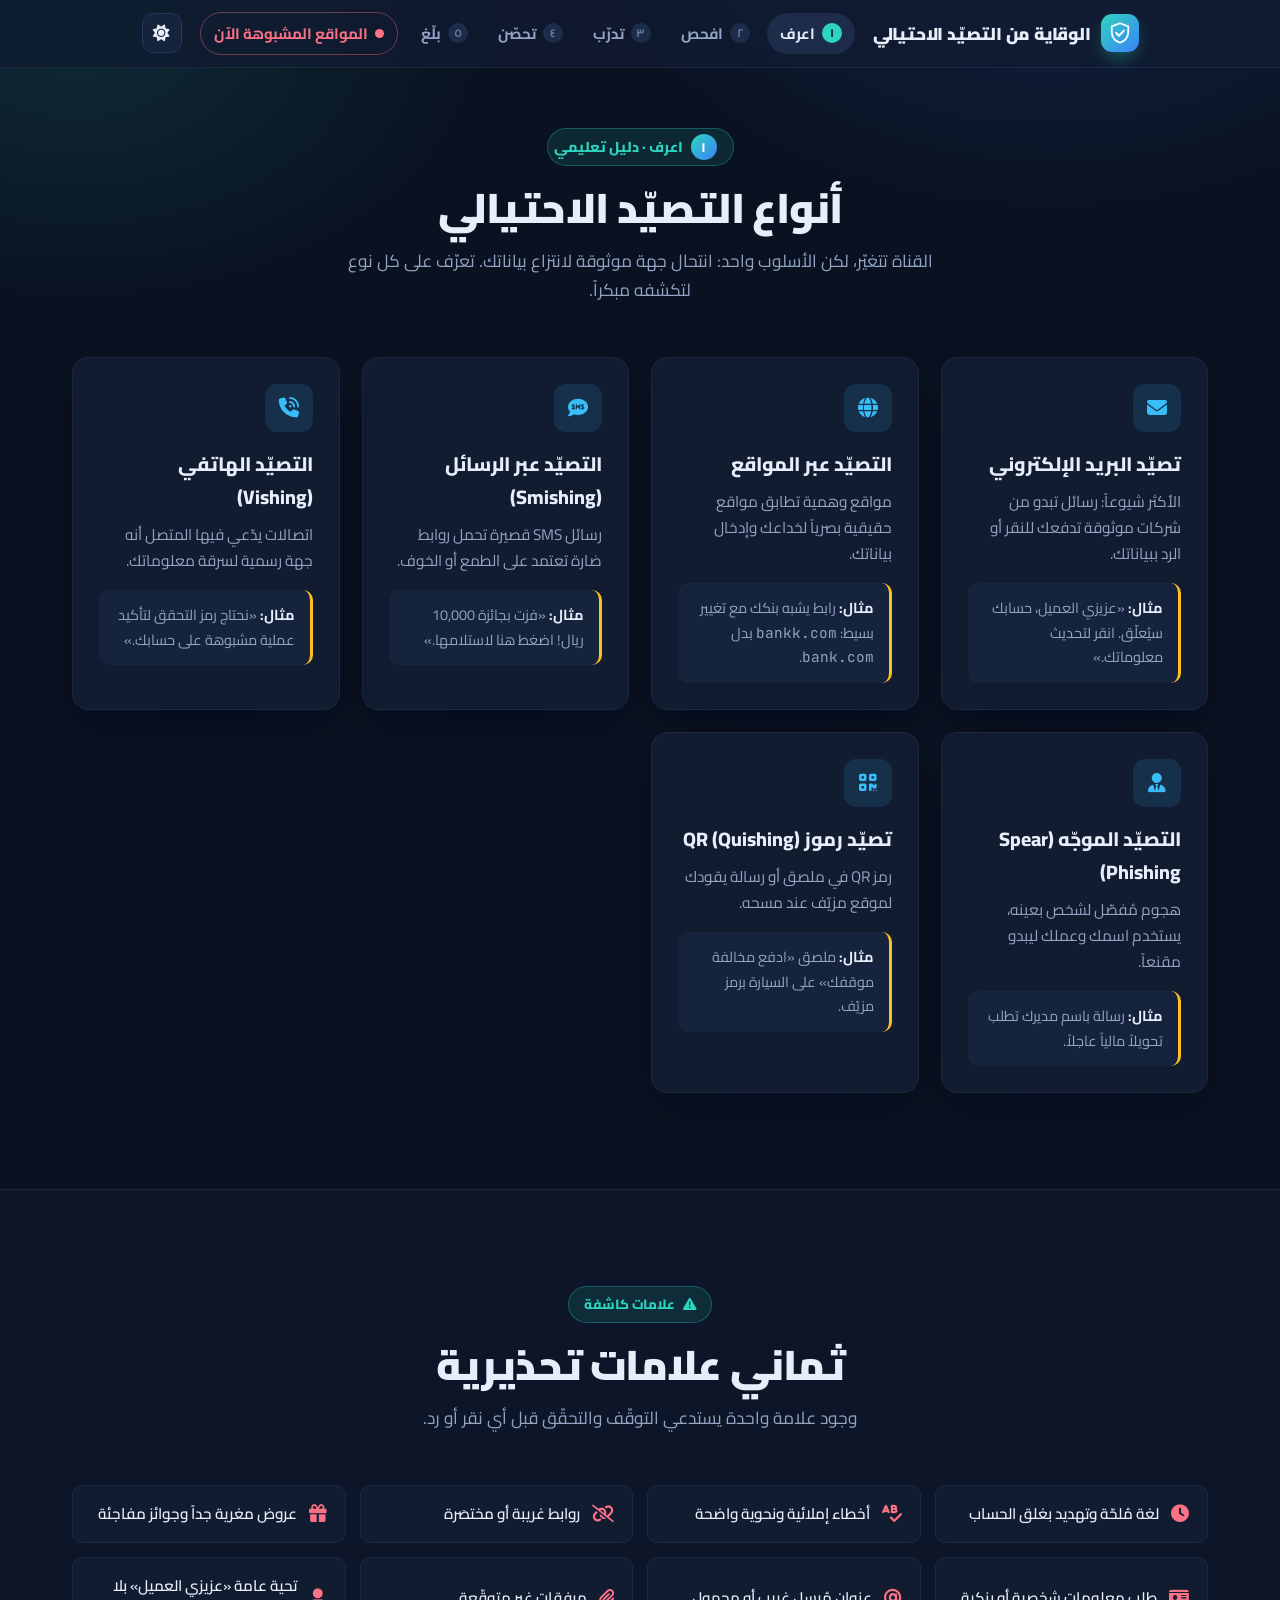
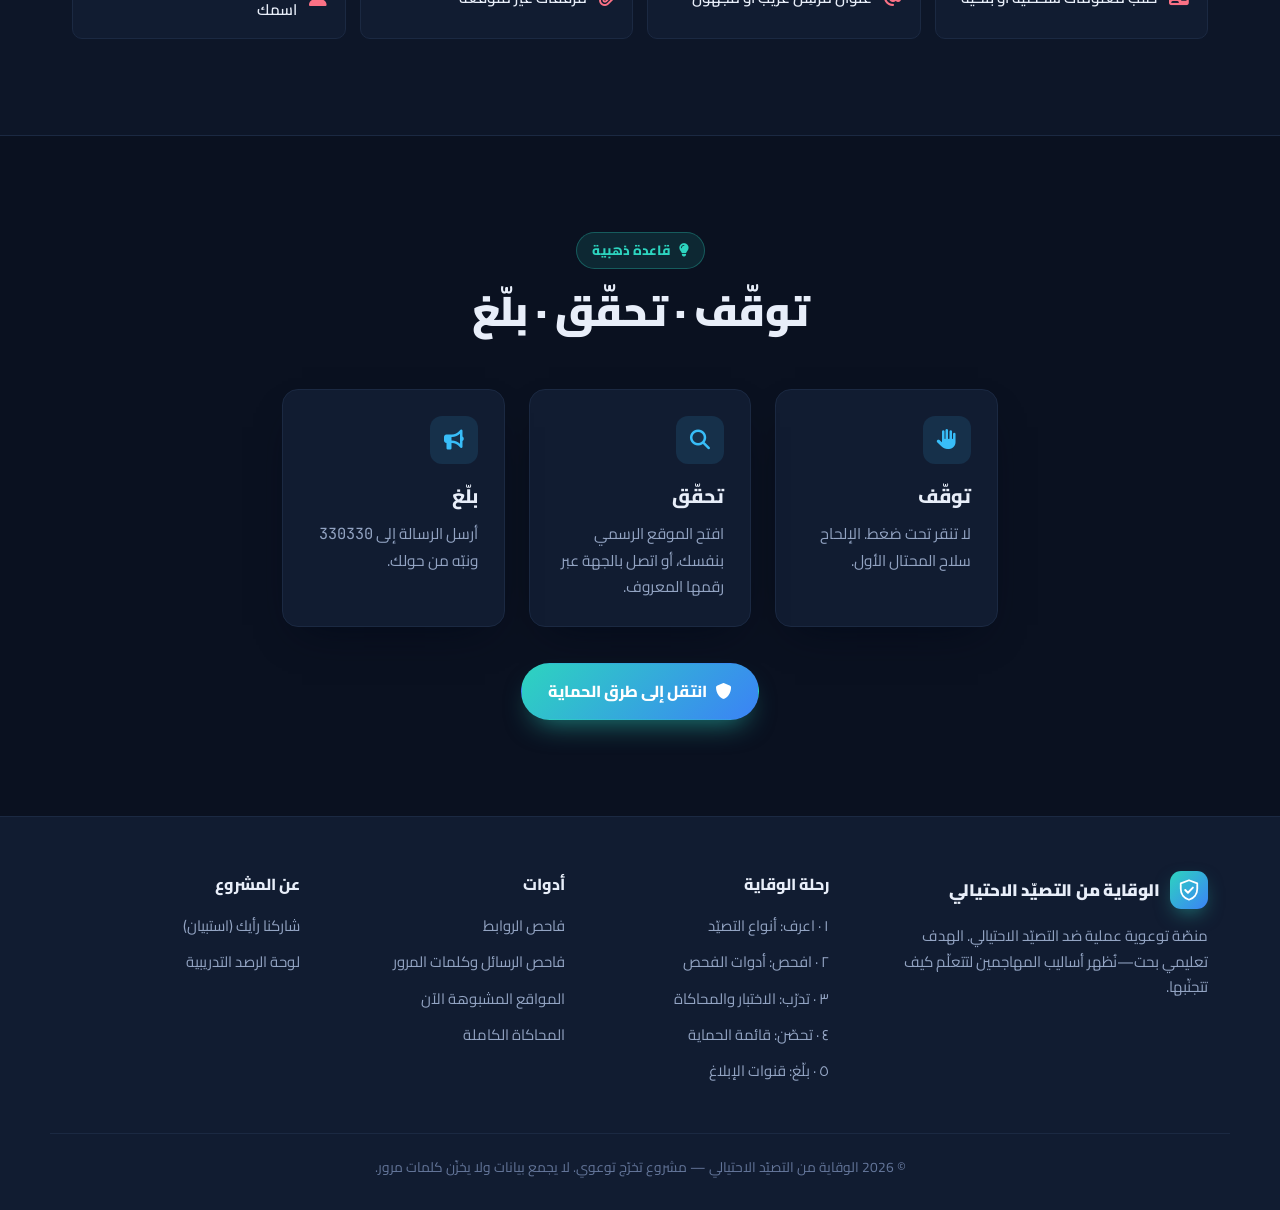
<file: site/pages/educational.html>
<!DOCTYPE html>
<html lang="ar" dir="rtl">
<head>
  <meta charset="UTF-8">
  <meta name="viewport" content="width=device-width, initial-scale=1, viewport-fit=cover">
  <title>أنواع التصيّد وعلاماته | الوقاية من التصيّد الاحتيالي</title>
  <link rel="icon" href="data:image/svg+xml,%3Csvg xmlns='http://www.w3.org/2000/svg' viewBox='0 0 32 32'%3E%3Cdefs%3E%3ClinearGradient id='g' x1='0' y1='0' x2='1' y2='1'%3E%3Cstop offset='0' stop-color='%232dd4bf'/%3E%3Cstop offset='1' stop-color='%233b82f6'/%3E%3C/linearGradient%3E%3C/defs%3E%3Cpath d='M16 2 4 6.5v8.2c0 7.4 5.1 13.3 12 15.3 6.9-2 12-7.9 12-15.3V6.5z' fill='url(%23g)'/%3E%3Cpath d='m10.5 16.2 3.8 3.8 7.4-7.6' stroke='%23fff' stroke-width='2.8' fill='none' stroke-linecap='round' stroke-linejoin='round'/%3E%3C/svg%3E">
  <link rel="preconnect" href="https://fonts.googleapis.com">
  <link rel="preconnect" href="https://fonts.gstatic.com" crossorigin>
  <link rel="stylesheet" href="https://fonts.googleapis.com/css2?family=Cairo:wght@400;600;700;800;900&family=JetBrains+Mono:wght@400;600&display=swap">
  <link rel="stylesheet" href="https://cdnjs.cloudflare.com/ajax/libs/font-awesome/6.5.1/css/all.min.css">
  <link rel="stylesheet" href="../css/style.css">
  <link rel="stylesheet" href="../css/enhancements.css">
</head>
<body>
  <a class="skip-link" href="#main">تخطَّ إلى المحتوى</a>
  <nav class="nav" aria-label="التنقل الرئيسي">
    <div class="container">
      <a href="../index.html" class="brand" aria-label="الوقاية من التصيّد الاحتيالي — الرئيسية">
        <span class="glyph"><svg viewBox="0 0 32 32" aria-hidden="true"><path d="M16 3 5 7.2v7.6c0 6.9 4.7 12.4 11 14.2 6.3-1.8 11-7.3 11-14.2V7.2z" fill="none" stroke="currentColor" stroke-width="2.4" stroke-linejoin="round"/><path d="m11 16 3.6 3.6 6.6-6.8" fill="none" stroke="currentColor" stroke-width="2.6" stroke-linecap="round" stroke-linejoin="round"/></svg></span>
        <span class="brand-txt">الوقاية من التصيّد الاحتيالي</span>
      </a>
      <ul class="nav-links">
        <li><a href="educational.html" class="active" aria-current="page"><span class="n">١</span> اعرف</a></li>
        <li><a href="../index.html#check"><span class="n">٢</span> افحص</a></li>
        <li><a href="../index.html#train"><span class="n">٣</span> تدرّب</a></li>
        <li><a href="protection.html"><span class="n">٤</span> تحصّن</a></li>
        <li><a href="../index.html#report"><span class="n">٥</span> بلّغ</a></li>
        <li><a href="threat-feed.html" class="cta"><span class="live-dot"></span> المواقع المشبوهة الآن</a></li>
      </ul>
      <div class="nav-tools">
        <button class="icon-btn" data-theme-toggle aria-label="تبديل السمة"><i class="fas fa-sun" data-theme-icon></i></button>
        <button class="icon-btn nav-toggle" aria-label="القائمة" aria-expanded="false"><i class="fas fa-bars"></i></button>
      </div>
    </div>
  </nav>

  <section class="section" id="main" style="padding-top:calc(var(--nav-h) + 60px)">
    <div class="container">
      <div class="section-head">
        <span class="kicker step"><span class="kn">١</span> اعرف · دليل تعليمي</span>
        <h2>أنواع التصيّد الاحتيالي</h2>
        <p>القناة تتغيّر، لكن الأسلوب واحد: انتحال جهة موثوقة لانتزاع بياناتك. تعرّف على كل نوع لتكشفه مبكراً.</p>
      </div>

      <div class="type-grid">
        <div class="card type-card">
          <div class="ic"><i class="fas fa-envelope"></i></div>
          <h3>تصيّد البريد الإلكتروني</h3>
          <p>الأكثر شيوعاً: رسائل تبدو من شركات موثوقة تدفعك للنقر أو الرد ببياناتك.</p>
          <div class="eg"><b>مثال:</b> «عزيزي العميل، حسابك سيُعلّق. انقر لتحديث معلوماتك.»</div>
        </div>
        <div class="card type-card">
          <div class="ic"><i class="fas fa-globe"></i></div>
          <h3>التصيّد عبر المواقع</h3>
          <p>مواقع وهمية تطابق مواقع حقيقية بصرياً لخداعك وإدخال بياناتك.</p>
          <div class="eg"><b>مثال:</b> رابط يشبه بنكك مع تغيير بسيط: <span class="mono">bankk.com</span> بدل <span class="mono">bank.com</span>.</div>
        </div>
        <div class="card type-card">
          <div class="ic"><i class="fas fa-comment-sms"></i></div>
          <h3>التصيّد عبر الرسائل (Smishing)</h3>
          <p>رسائل SMS قصيرة تحمل روابط ضارة تعتمد على الطمع أو الخوف.</p>
          <div class="eg"><b>مثال:</b> «فزت بجائزة 10,000 ريال! اضغط هنا لاستلامها.»</div>
        </div>
        <div class="card type-card">
          <div class="ic"><i class="fas fa-phone-volume"></i></div>
          <h3>التصيّد الهاتفي (Vishing)</h3>
          <p>اتصالات يدّعي فيها المتصل أنه جهة رسمية لسرقة معلوماتك.</p>
          <div class="eg"><b>مثال:</b> «نحتاج رمز التحقق لتأكيد عملية مشبوهة على حسابك.»</div>
        </div>
        <div class="card type-card">
          <div class="ic"><i class="fas fa-user-tie"></i></div>
          <h3>التصيّد الموجّه (Spear Phishing)</h3>
          <p>هجوم مُفصّل لشخص بعينه، يستخدم اسمك وعملك ليبدو مقنعاً.</p>
          <div class="eg"><b>مثال:</b> رسالة باسم مديرك تطلب تحويلاً مالياً عاجلاً.</div>
        </div>
        <div class="card type-card">
          <div class="ic"><i class="fas fa-qrcode"></i></div>
          <h3>تصيّد رموز QR (Quishing)</h3>
          <p>رمز QR في ملصق أو رسالة يقودك لموقع مزيّف عند مسحه.</p>
          <div class="eg"><b>مثال:</b> ملصق «ادفع مخالفة موقفك» على السيارة برمز مزيّف.</div>
        </div>
      </div>
    </div>
  </section>

  <section class="section alt">
    <div class="container">
      <div class="section-head">
        <span class="kicker"><i class="fas fa-triangle-exclamation"></i> علامات كاشفة</span>
        <h2>ثماني علامات تحذيرية</h2>
        <p>وجود علامة واحدة يستدعي التوقّف والتحقّق قبل أي نقر أو رد.</p>
      </div>
      <div class="signs-grid">
        <div class="sign"><i class="fas fa-clock"></i><span>لغة مُلحّة وتهديد بغلق الحساب</span></div>
        <div class="sign"><i class="fas fa-spell-check"></i><span>أخطاء إملائية ونحوية واضحة</span></div>
        <div class="sign"><i class="fas fa-link-slash"></i><span>روابط غريبة أو مختصَرة</span></div>
        <div class="sign"><i class="fas fa-gift"></i><span>عروض مغرية جداً وجوائز مفاجئة</span></div>
        <div class="sign"><i class="fas fa-id-card"></i><span>طلب معلومات شخصية أو بنكية</span></div>
        <div class="sign"><i class="fas fa-at"></i><span>عنوان مُرسِل غريب أو مجهول</span></div>
        <div class="sign"><i class="fas fa-paperclip"></i><span>مرفقات غير متوقّعة</span></div>
        <div class="sign"><i class="fas fa-user-large"></i><span>تحية عامة «عزيزي العميل» بلا اسمك</span></div>
      </div>
    </div>
  </section>

  <section class="section">
    <div class="container" style="max-width:760px">
      <div class="section-head">
        <span class="kicker"><i class="fas fa-lightbulb"></i> قاعدة ذهبية</span>
        <h2>توقّف · تحقّق · بلّغ</h2>
      </div>
      <div class="tools-grid" style="grid-template-columns:repeat(auto-fit,minmax(210px,1fr))">
        <div class="card type-card"><div class="ic"><i class="fas fa-hand"></i></div><h3>توقّف</h3><p>لا تنقر تحت ضغط. الإلحاح سلاح المحتال الأول.</p></div>
        <div class="card type-card"><div class="ic"><i class="fas fa-magnifying-glass"></i></div><h3>تحقّق</h3><p>افتح الموقع الرسمي بنفسك، أو اتصل بالجهة عبر رقمها المعروف.</p></div>
        <div class="card type-card"><div class="ic"><i class="fas fa-bullhorn"></i></div><h3>بلّغ</h3><p>أرسل الرسالة إلى <span class="mono">330330</span> ونبّه من حولك.</p></div>
      </div>
      <div style="text-align:center;margin-top:36px">
        <a href="protection.html" class="btn btn-primary"><i class="fas fa-shield"></i> انتقل إلى طرق الحماية</a>
      </div>
    </div>
  </section>

  <footer class="footer">
    <div class="container footer-grid">
      <div class="f-about">
        <a href="../index.html" class="brand"><span class="glyph"><svg viewBox="0 0 32 32" aria-hidden="true"><path d="M16 3 5 7.2v7.6c0 6.9 4.7 12.4 11 14.2 6.3-1.8 11-7.3 11-14.2V7.2z" fill="none" stroke="currentColor" stroke-width="2.4" stroke-linejoin="round"/><path d="m11 16 3.6 3.6 6.6-6.8" fill="none" stroke="currentColor" stroke-width="2.6" stroke-linecap="round" stroke-linejoin="round"/></svg></span><span class="brand-txt">الوقاية من التصيّد الاحتيالي</span></a>
        <p>منصّة توعوية عملية ضد التصيّد الاحتيالي. الهدف تعليمي بحت—نُظهر أساليب المهاجمين لتتعلّم كيف تتجنّبها.</p>
      </div>
      <div>
        <h5>رحلة الوقاية</h5>
        <ul>
          <li><a href="educational.html">١ · اعرف: أنواع التصيّد</a></li>
          <li><a href="../index.html#check">٢ · افحص: أدوات الفحص</a></li>
          <li><a href="../index.html#train">٣ · تدرّب: الاختبار والمحاكاة</a></li>
          <li><a href="protection.html">٤ · تحصّن: قائمة الحماية</a></li>
          <li><a href="../index.html#report">٥ · بلّغ: قنوات الإبلاغ</a></li>
        </ul>
      </div>
      <div>
        <h5>أدوات</h5>
        <ul>
          <li><a href="../index.html#inspector">فاحص الروابط</a></li>
          <li><a href="../index.html#check">فاحص الرسائل وكلمات المرور</a></li>
          <li><a href="threat-feed.html">المواقع المشبوهة الآن</a></li>
          <li><a href="fake-login.html">المحاكاة الكاملة</a></li>
        </ul>
      </div>
      <div>
        <h5>عن المشروع</h5>
        <ul>
          <li><a href="survey.html">شاركنا رأيك (استبيان)</a></li>
          <li><a href="admin-view.html">لوحة الرصد التدريبية</a></li>
        </ul>
      </div>
    </div>
    <div class="container footer-bottom">© 2026 الوقاية من التصيّد الاحتيالي — مشروع تخرّج توعوي. لا يجمع بيانات ولا يخزّن كلمات مرور.</div>
  </footer>
  <button class="to-top" aria-label="أعلى الصفحة"><i class="fas fa-arrow-up"></i></button>
  <script src="../js/cloud-config.js"></script>
  <script type="module" src="../js/app.js"></script>
  <script src="../js/enhancements.js" defer></script>
</body>
</html>
</file>
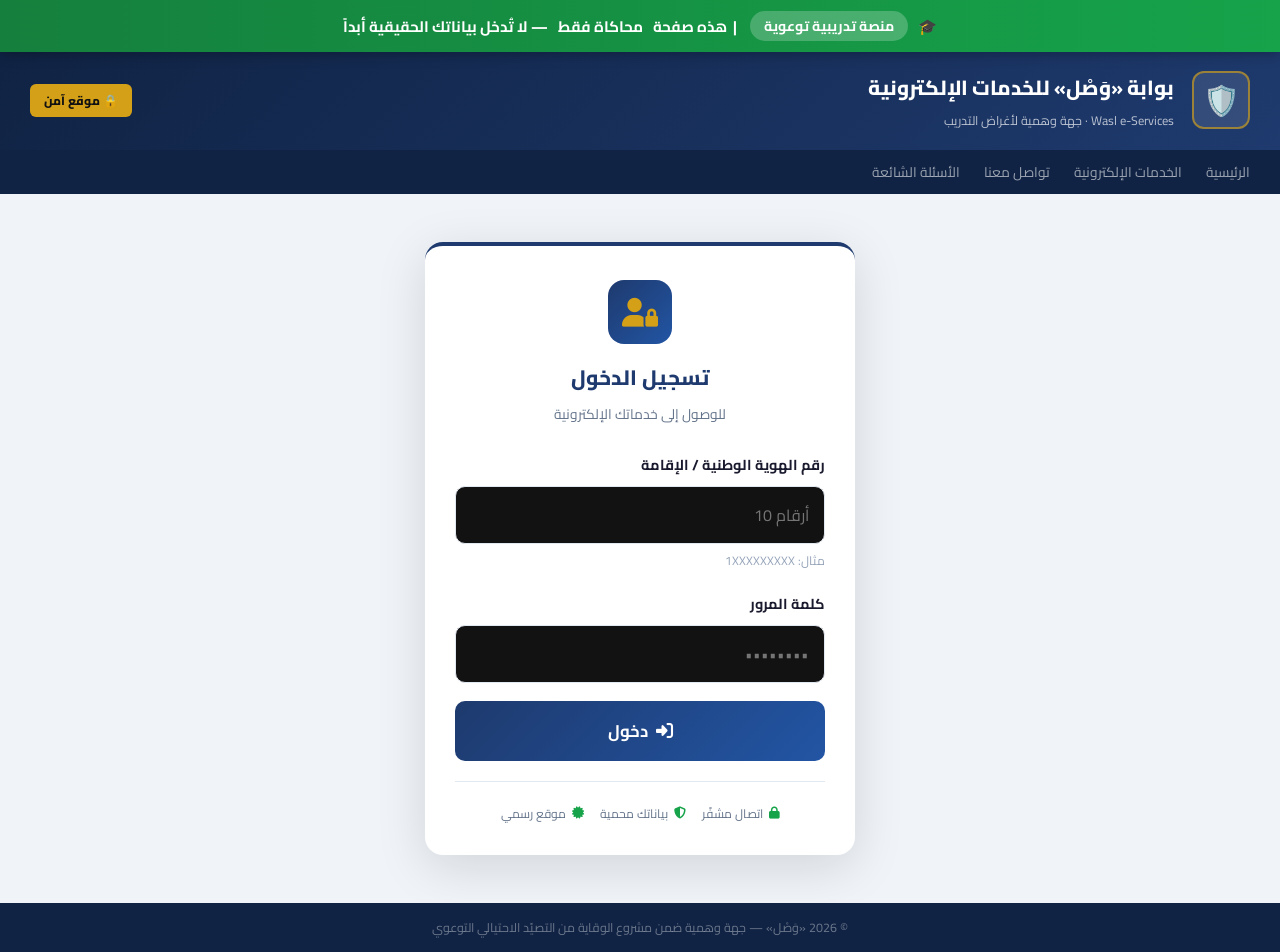
<file: site/pages/fake-login.html>
<!DOCTYPE html>
<html lang="ar" dir="rtl">
<head>
  <meta charset="UTF-8">
  <meta name="viewport" content="width=device-width, initial-scale=1, viewport-fit=cover">
  <title>محاكاة التصيّد الإلكتروني | الوقاية من التصيّد الاحتيالي</title>
  <link rel="preconnect" href="https://fonts.googleapis.com">
  <link href="https://fonts.googleapis.com/css2?family=Cairo:wght@400;600;700;800;900&display=swap" rel="stylesheet">
  <link rel="stylesheet" href="https://cdnjs.cloudflare.com/ajax/libs/font-awesome/6.5.1/css/all.min.css">
  <style>
    *{margin:0;padding:0;box-sizing:border-box}
    body{font-family:'Cairo',sans-serif;background:#f0f4f8;min-height:100vh}
    #edu-banner{
      position:fixed;top:0;left:0;right:0;z-index:9999;
      background:linear-gradient(90deg,#15803d,#16a34a);
      color:#fff;text-align:center;padding:11px 14px;
      font-size:.95rem;font-weight:700;box-shadow:0 3px 12px rgba(0,0,0,.25);
      display:flex;align-items:center;justify-content:center;gap:10px;flex-wrap:wrap;
    }
    #edu-banner .tag{background:rgba(255,255,255,.22);padding:2px 14px;border-radius:20px;font-size:.88rem}
    #portal-page{padding-top:50px;min-height:100vh;display:flex;flex-direction:column}
    .ph{background:linear-gradient(135deg,#102344,#1e3a6e);color:#fff;padding:18px 30px;display:flex;align-items:center;gap:18px}
    .ph-logo{width:58px;height:58px;border-radius:12px;flex-shrink:0;background:rgba(255,255,255,.1);border:2px solid rgba(212,160,23,.65);display:flex;align-items:center;justify-content:center;font-size:1.85rem;cursor:pointer;user-select:none;transition:transform .15s}
    .ph-logo:active{transform:scale(.9)}
    .ph-titles h1{font-size:1.28rem;font-weight:800}
    .ph-titles p{font-size:.78rem;opacity:.7;margin-top:2px}
    .ph-badge{margin-right:auto;background:#d4a017;color:#111;padding:5px 14px;border-radius:6px;font-size:.75rem;font-weight:800}
    .pnav{background:#102344;color:rgba(255,255,255,.58);padding:9px 30px;display:flex;gap:24px;font-size:.86rem}
    .pnav span{cursor:pointer;transition:color .2s}.pnav span:hover{color:#d4a017}
    .pb{flex:1;display:flex;align-items:center;justify-content:center;padding:48px 18px}
    .lcard{background:#fff;border-radius:18px;width:100%;max-width:430px;box-shadow:0 12px 50px rgba(0,0,0,.13);overflow:hidden;border-top:4px solid #1e3a6e}
    .lhead{text-align:center;padding:34px 30px 16px}
    .lhead .ic{width:64px;height:64px;border-radius:16px;background:linear-gradient(135deg,#1e3a6e,#2255a4);color:#d4a017;display:flex;align-items:center;justify-content:center;margin:0 auto 14px;font-size:1.8rem}
    .lhead h2{font-size:1.3rem;color:#1e3a6e;font-weight:800}
    .lhead p{color:#64748b;font-size:.86rem;margin-top:4px}
    .lbody{padding:8px 30px 30px}
    .fld{margin-bottom:18px}
    .fld label{display:block;font-weight:700;color:#1a1a2e;margin-bottom:8px;font-size:.9rem}
    .fld input{width:100%;padding:13px 15px;border:1.5px solid #e2e8f0;border-radius:10px;font-family:inherit;font-size:1rem;color:#1a1a2e;direction:ltr;text-align:right;outline:none;transition:border-color .2s,box-shadow .2s}
    .fld input:focus{border-color:#1e3a6e;box-shadow:0 0 0 4px rgba(30,58,110,.1)}
    .fld .hint{font-size:.76rem;color:#94a3b8;margin-top:5px}
    .go{width:100%;padding:14px;background:linear-gradient(135deg,#1e3a6e,#2255a4);color:#fff;border:none;border-radius:10px;font-family:inherit;font-size:1.05rem;font-weight:700;cursor:pointer;margin-top:6px;display:flex;align-items:center;justify-content:center;gap:8px;transition:all .2s}
    .go:hover{transform:translateY(-1px);box-shadow:0 8px 24px rgba(30,58,110,.4)}
    .trust{display:flex;align-items:center;justify-content:center;gap:16px;margin-top:20px;padding-top:20px;border-top:1px solid #e2e8f0}
    .ti{display:flex;align-items:center;gap:6px;font-size:.76rem;color:#64748b}
    .ti i{color:#16a34a}
    .pfooter{background:#102344;color:rgba(255,255,255,.38);text-align:center;padding:13px;font-size:.78rem}
    #reveal{display:none;position:fixed;inset:0;z-index:8888;background:linear-gradient(160deg,#991b1b,#7f1d1d);overflow-y:auto;padding-top:50px}
    #reveal.on{display:block;animation:fadeIn .55s ease}
    @keyframes fadeIn{from{opacity:0;transform:scale(1.02)}to{opacity:1;transform:scale(1)}}
    .rvw{max-width:720px;margin:0 auto;padding:58px 22px 50px;color:#fff}
    .rvi{text-align:center;font-size:5rem;margin-bottom:16px;animation:shk .55s ease .15s both}
    @keyframes shk{0%,100%{transform:rotate(0)}25%{transform:rotate(-6deg)}75%{transform:rotate(6deg)}}
    .rvh{text-align:center;font-size:2rem;font-weight:900;margin-bottom:10px}
    .rvs{text-align:center;font-size:1rem;opacity:.9;line-height:1.8;margin-bottom:38px}
    .rvs b{background:rgba(255,255,255,.18);padding:0 8px;border-radius:6px}
    .rvbox{background:rgba(0,0,0,.25);border-radius:14px;padding:24px;border:1px solid rgba(255,255,255,.15);margin-bottom:20px}
    .rvbox h3{font-size:1.06rem;font-weight:800;margin-bottom:14px;display:flex;align-items:center;gap:10px}
    .rvlist{list-style:none}
    .rvlist li{display:flex;gap:12px;padding:12px 0;border-bottom:1px solid rgba(255,255,255,.1);font-size:.94rem;line-height:1.65}
    .rvlist li:last-child{border-bottom:none}
    .blt{flex-shrink:0;margin-top:3px}
    .rvtips{display:grid;grid-template-columns:repeat(auto-fit,minmax(150px,1fr));gap:12px;margin-bottom:28px}
    .rvtip{background:rgba(255,255,255,.12);border-radius:12px;padding:16px 12px;text-align:center;border:1px solid rgba(255,255,255,.2)}
    .rvtip .ico{font-size:1.9rem;margin-bottom:8px;display:block}
    .rvtip p{font-size:.8rem;font-weight:700}
    .rvact{display:flex;gap:12px;flex-wrap:wrap;justify-content:center;margin-top:28px}
    .rvbtn{padding:13px 24px;border-radius:10px;font-family:inherit;font-size:.96rem;font-weight:700;cursor:pointer;border:none;display:flex;align-items:center;gap:8px;transition:all .2s}
    .rvbtn.w{background:#fff;color:#991b1b}
    .rvbtn.o{background:transparent;color:#fff;border:2px solid rgba(255,255,255,.4)}
    .rvbtn:hover{transform:translateY(-2px)}
    #admin-panel{display:none;position:fixed;bottom:22px;left:22px;right:22px;max-width:400px;margin:0 auto;z-index:9998;background:#0d1b3e;color:#fff;border-radius:16px;padding:22px;border:1px solid rgba(255,255,255,.12);box-shadow:0 8px 40px rgba(0,0,0,.5)}
    #admin-panel.open{display:block;animation:rise .3s ease}
    @keyframes rise{from{opacity:0;transform:translateY(12px)}to{opacity:1;transform:translateY(0)}}
    #admin-panel h3{font-size:.95rem;color:#d4a017;margin-bottom:14px;display:flex;align-items:center;gap:8px}
    .x-btn{float:left;background:none;border:none;color:rgba(255,255,255,.4);font-size:1.2rem;cursor:pointer}
    .sr{display:flex;justify-content:space-between;align-items:center;padding:9px 0;border-bottom:1px solid rgba(255,255,255,.08);font-size:.9rem}
    .sr:last-of-type{border-bottom:none}
    .sv{font-size:1.8rem;font-weight:900;color:#38bdf8}
    .sv.red{color:#f87171}
    #adm-note{font-size:.7rem;color:rgba(255,255,255,.3);margin-top:10px;text-align:center;line-height:1.6}
    #tap-hint{position:fixed;bottom:10px;left:50%;transform:translateX(-50%);z-index:9997;background:rgba(0,0,0,.75);color:#fff;padding:6px 18px;border-radius:20px;font-size:.78rem;opacity:0;transition:opacity .3s;pointer-events:none;white-space:nowrap}
    #tap-hint.show{opacity:1}
    @media(max-width:480px){.ph{padding:12px 14px}.pnav{padding:8px 14px;gap:14px;font-size:.8rem}.lhead,.lbody{padding-inline:20px}.rvh{font-size:1.55rem}.rvtips{grid-template-columns:1fr 1fr}}
  </style>
  <link rel="stylesheet" href="../css/enhancements.css">
</head>
<body>

  <div id="edu-banner">
    🎓 <span class="tag">منصة تدريبية توعوية</span>
    &nbsp;|&nbsp; هذه صفحة <strong>محاكاة فقط</strong> — لا تُدخل بياناتك الحقيقية أبداً
  </div>

  <div id="portal-page">
    <div class="ph">
      <div class="ph-logo" id="logo-tap">🛡️</div>
      <div class="ph-titles">
        <h1>بوابة «وَصْل» للخدمات الإلكترونية</h1>
        <p>Wasl e-Services · جهة وهمية لأغراض التدريب</p>
      </div>
      <span class="ph-badge">🔒 موقع آمن</span>
    </div>
    <nav class="pnav">
      <span>الرئيسية</span><span>الخدمات الإلكترونية</span><span>تواصل معنا</span><span>الأسئلة الشائعة</span>
    </nav>
    <div class="pb">
      <div class="lcard">
        <div class="lhead">
          <div class="ic"><i class="fas fa-user-lock"></i></div>
          <h2>تسجيل الدخول</h2>
          <p>للوصول إلى خدماتك الإلكترونية</p>
        </div>
        <div class="lbody">
          <form id="fake-form">
            <div class="fld">
              <label for="inp-id">رقم الهوية الوطنية / الإقامة</label>
              <input type="text" id="inp-id" placeholder="10 أرقام" maxlength="10" autocomplete="off">
              <div class="hint">مثال: 1XXXXXXXXX</div>
            </div>
            <div class="fld">
              <label for="inp-pw">كلمة المرور</label>
              <input type="password" id="inp-pw" placeholder="••••••••" autocomplete="new-password">
            </div>
            <button type="submit" class="go"><i class="fas fa-sign-in-alt"></i> دخول</button>
          </form>
          <div class="trust">
            <div class="ti"><i class="fas fa-lock"></i> اتصال مشفّر</div>
            <div class="ti"><i class="fas fa-shield-halved"></i> بياناتك محمية</div>
            <div class="ti"><i class="fas fa-certificate"></i> موقع رسمي</div>
          </div>
        </div>
      </div>
    </div>
    <div class="pfooter">© 2026 «وَصْل» — جهة وهمية ضمن مشروع الوقاية من التصيّد الاحتيالي التوعوي</div>
  </div>

  <div id="reveal" tabindex="-1" role="alert">
    <div class="rvw">
      <div class="rvi">🪤</div>
      <h1 class="rvh">⚠️ وقعت في فخ التصيّد الإلكتروني!</h1>
      <p class="rvs">لو كانت هذه صفحة حقيقية، كانت بياناتك الآن في يد المخترقين.<br>لكن لا تقلق — هذه <b>بيئة تدريبية آمنة بالكامل</b>، ولم نحفظ شيئاً حقيقياً.</p>
      <div class="rvbox">
        <h3>🔍 علامات التصيّد التي كان يجب أن تلاحظها</h3>
        <ul class="rvlist">
          <li><span class="blt">🔗</span><div><strong>عنوان الرابط مزيّف:</strong> الموقع الحكومي الرسمي ينتهي بـ <code>.gov.sa</code> فقط — أي نطاق آخر مشبوه مهما بدا رسمياً.</div></li>
          <li><span class="blt">📲</span><div><strong>وصل الرابط برسالة:</strong> الجهات الرسمية لا ترسل روابط تسجيل دخول عبر واتساب أو رسائل SMS.</div></li>
          <li><span class="blt">⏰</span><div><strong>إحساس بالإلحاح:</strong> عبارات مثل "عاجل" أو "سيُغلق حسابك" ضغط نفسي لمنعك من التفكير.</div></li>
          <li><span class="blt">🛡️</span><div><strong>أيقونات الأمان زائفة:</strong> "اتصال مشفّر" و"موقع رسمي" يكتبها أي موقع — تحقّق دائماً من الرابط نفسه.</div></li>
        </ul>
      </div>
      <div class="rvtips">
        <div class="rvtip"><span class="ico">🔗</span><p>تحقّق من الرابط قبل أي إدخال</p></div>
        <div class="rvtip"><span class="ico">🔐</span><p>فعّل المصادقة الثنائية 2FA</p></div>
        <div class="rvtip"><span class="ico">📵</span><p>لا تُشارك رمز OTP مع أحد</p></div>
        <div class="rvtip"><span class="ico">📞</span><p>أبلغ عن التصيّد: 330330</p></div>
      </div>
      <div class="rvact">
        <button class="rvbtn w" id="btn-again"><i class="fas fa-rotate-right"></i> اختبر شخصاً آخر</button>
        <a class="rvbtn o" href="../index.html" style="text-decoration:none"><i class="fas fa-house"></i> العودة للمنصّة</a>
      </div>
    </div>
  </div>

  <div id="admin-panel">
    <button class="x-btn" id="close-adm">✕</button>
    <h3><i class="fas fa-satellite-dish"></i> نتائج التدريب — مباشر</h3>
    <div id="adm-body"><div style="opacity:.5;font-size:.88rem;padding:6px 0">⏳ جارٍ التحميل…</div></div>
    <div id="adm-note">✅ لا يُحفظ أي اسم أو كلمة مرور — الأرقام من هذا الجهاز فقط، والتفاصيل في لوحة الرصد</div>
  </div>
  <div id="tap-hint"></div>

  <script src="../js/cloud-config.js"></script>
  <script type="module">
    /* ─────────────────────────────────────────────────────────
       كل شيء يُحفظ محلياً عبر storage.js (بدون أي خادم).
       ملاحظة: الإصدار السابق اعتمد على api.countapi.xyz
       وهي خدمة متوقفة، فكانت العدادات لا تعمل إطلاقاً.
       لا تُحفظ الهوية ولا كلمة المرور — فقط طول الإدخال.
       ───────────────────────────────────────────────────────── */
    import { Store } from '../js/storage.js';

    Store.bump('fl_views');

    const $ = (id) => document.getElementById(id);

    $('fake-form').addEventListener('submit', (e) => {
      e.preventDefault();
      const id = $('inp-id').value.trim();
      const pw = $('inp-pw').value;
      if (!id && !pw) return;
      Store.bump('fl_submits');
      Store.logSimEvent({ vector: 'fullscreen-fake-login', inputLength: pw.length });
      $('fake-form').reset();                         // نمسح القيم من الذاكرة فوراً
      $('portal-page').style.display = 'none';
      $('reveal').classList.add('on');
      window.scrollTo(0, 0);
      $('reveal').focus();
    });

    $('btn-again').addEventListener('click', () => {
      $('reveal').classList.remove('on');
      $('portal-page').style.display = '';
      window.scrollTo(0, 0);
    });

    /* لوحة المشرف: اضغط الشعار 5 مرات */
    let taps = 0, timer = null;
    const hint = $('tap-hint');
    $('logo-tap').addEventListener('click', () => {
      taps++;
      clearTimeout(timer);
      const rem = 5 - taps;
      if (rem > 0) {
        hint.textContent = 'اضغط ' + rem + ' مرات أخرى…';
        hint.classList.add('show');
        setTimeout(() => hint.classList.remove('show'), 1200);
        timer = setTimeout(() => { taps = 0; }, 3000);
      } else {
        taps = 0; hint.classList.remove('show');
        openAdmin();
      }
    });

    function openAdmin() {
      const c = Store.getCounters();
      const v = c.fl_views || 0, s = c.fl_submits || 0;
      const rate = v > 0 ? Math.round(s / v * 100) + '%' : '—';
      $('adm-body').innerHTML =
        '<div class="sr"><span>مرات فتح الصفحة</span><div class="sv">' + v + '</div></div>' +
        '<div class="sr"><span>مرات إدخال بيانات</span><div class="sv red">' + s + '</div></div>' +
        '<div class="sr"><span>نسبة الوقوع</span><div class="sv">' + rate + '</div></div>';
      $('admin-panel').classList.add('open');
    }

    $('close-adm').addEventListener('click', () => $('admin-panel').classList.remove('open'));
  </script>
  <script src="../js/enhancements.js" defer></script>
</body>
</html>
</file>
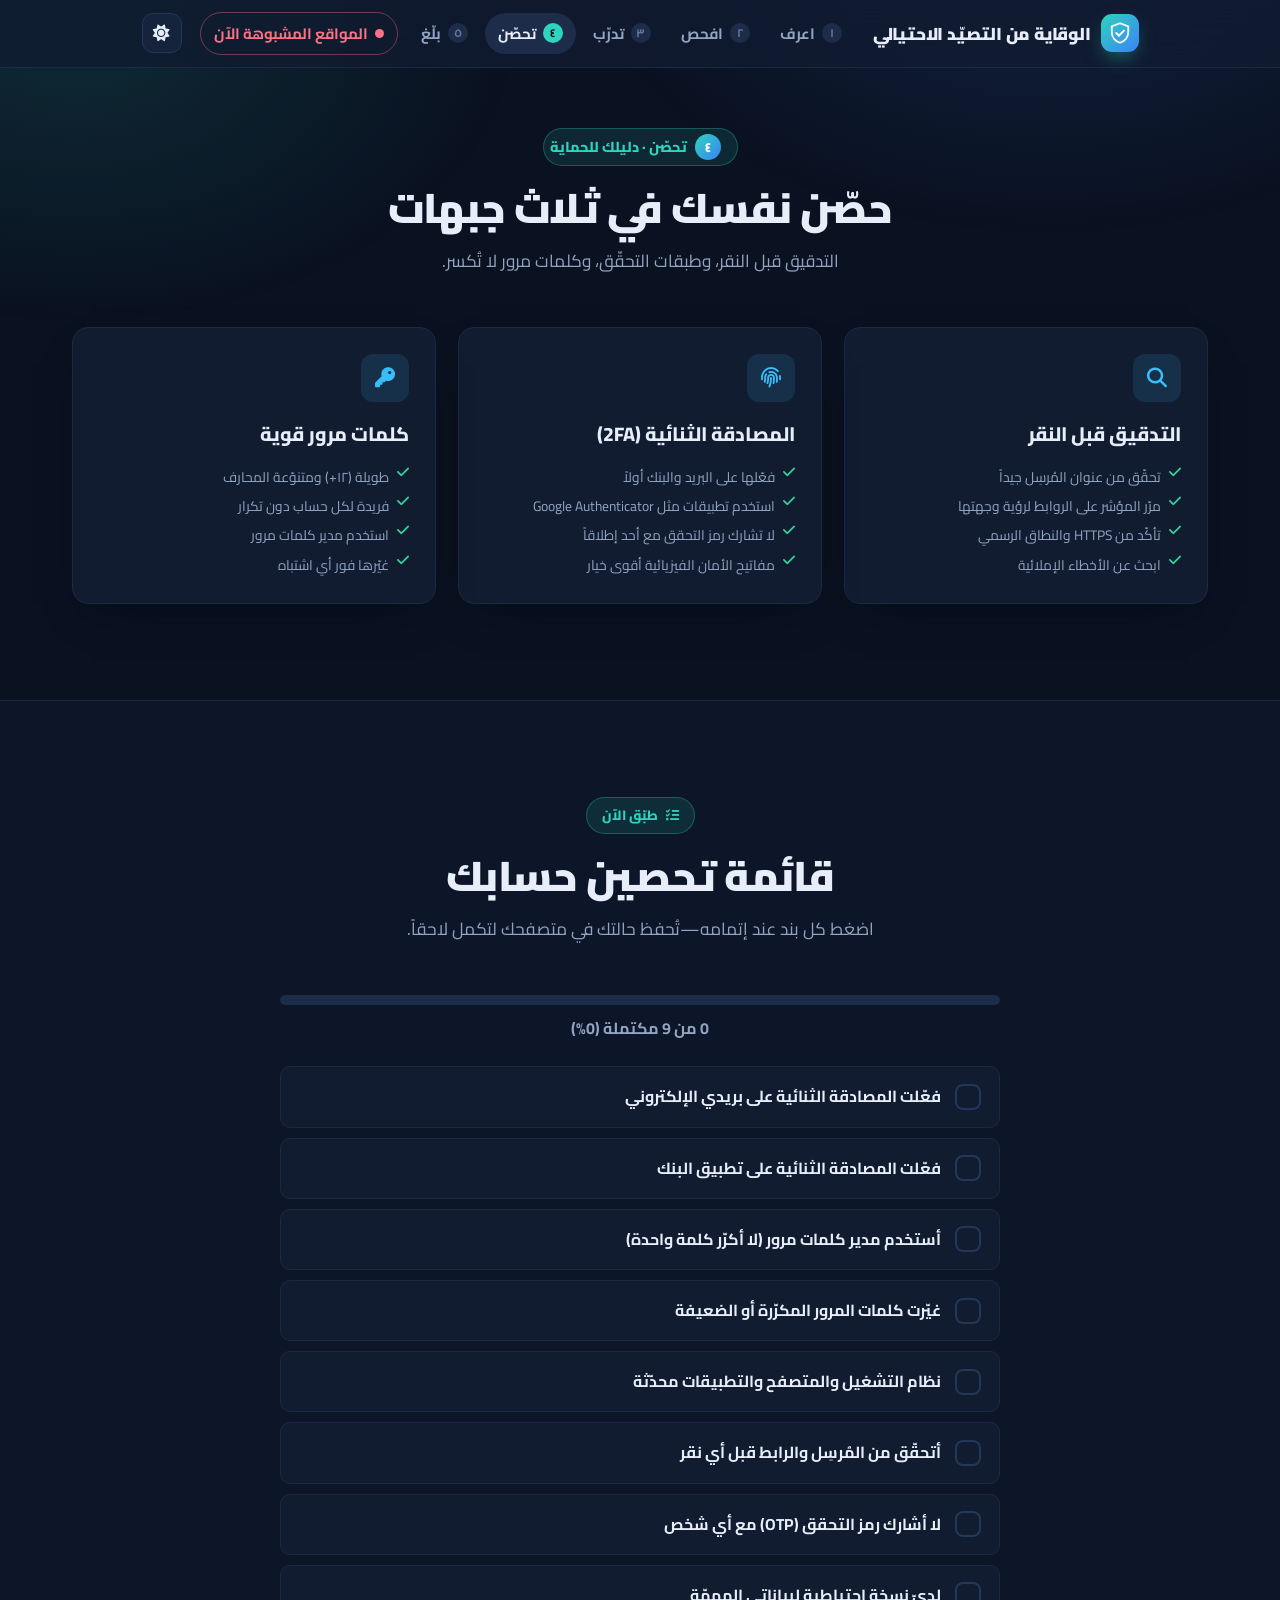
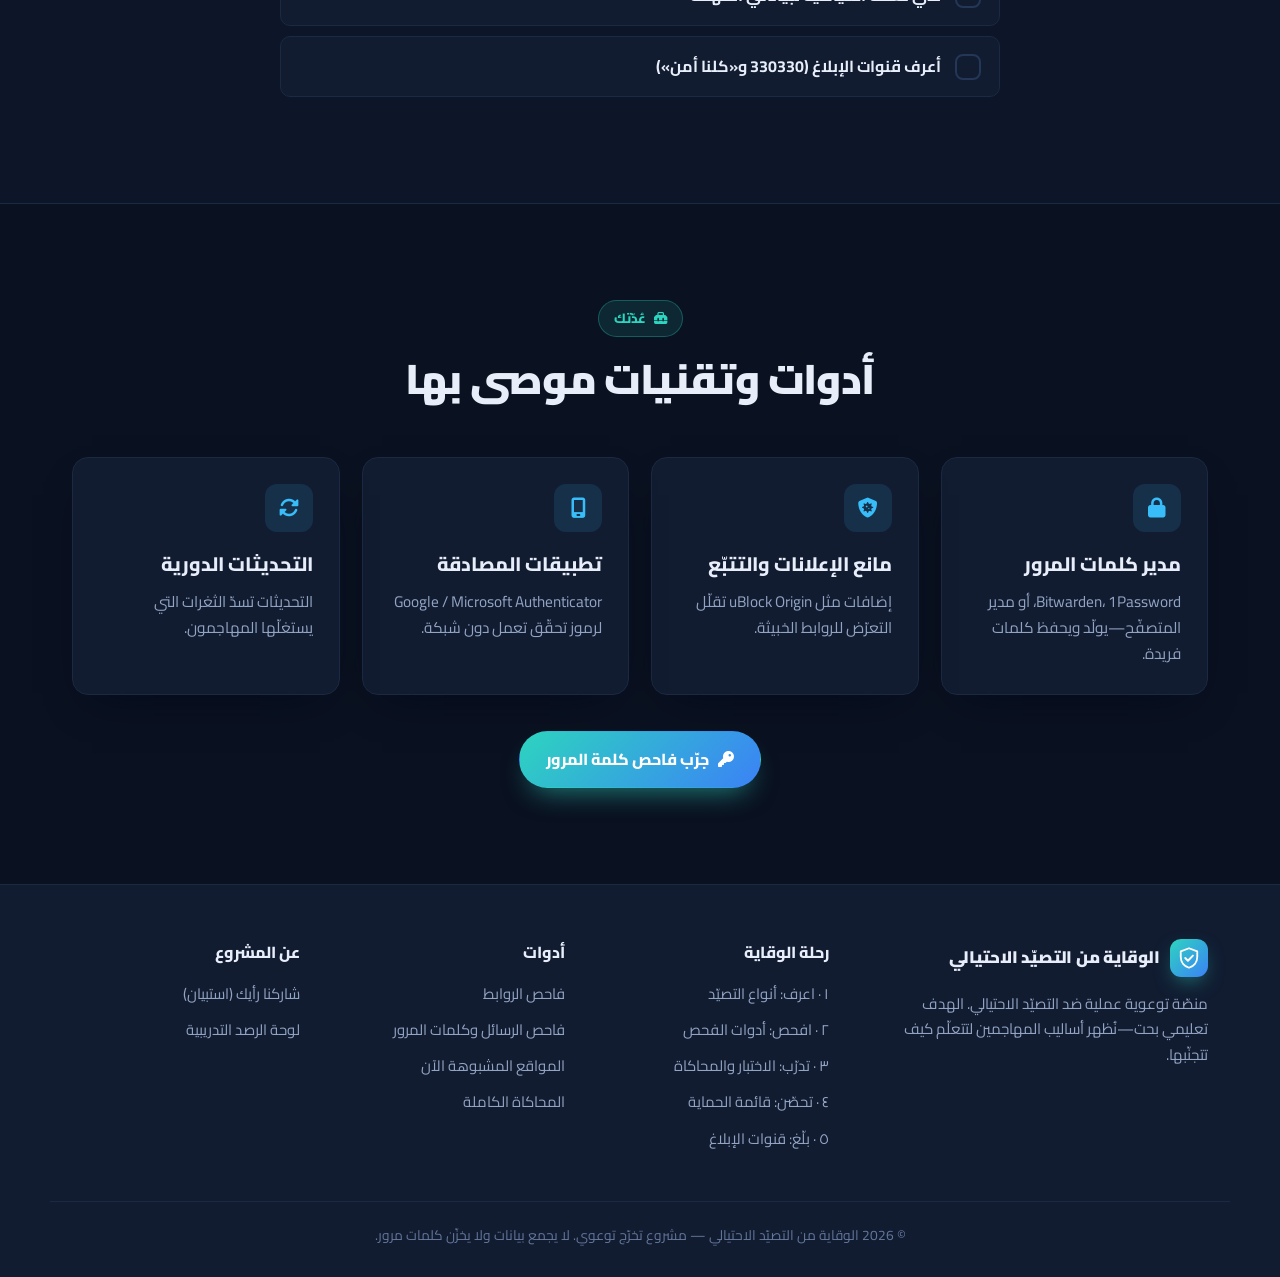
<file: site/pages/protection.html>
<!DOCTYPE html>
<html lang="ar" dir="rtl">
<head>
  <meta charset="UTF-8">
  <meta name="viewport" content="width=device-width, initial-scale=1, viewport-fit=cover">
  <title>طرق الحماية من التصيّد | الوقاية من التصيّد الاحتيالي</title>
  <link rel="icon" href="data:image/svg+xml,%3Csvg xmlns='http://www.w3.org/2000/svg' viewBox='0 0 32 32'%3E%3Cdefs%3E%3ClinearGradient id='g' x1='0' y1='0' x2='1' y2='1'%3E%3Cstop offset='0' stop-color='%232dd4bf'/%3E%3Cstop offset='1' stop-color='%233b82f6'/%3E%3C/linearGradient%3E%3C/defs%3E%3Cpath d='M16 2 4 6.5v8.2c0 7.4 5.1 13.3 12 15.3 6.9-2 12-7.9 12-15.3V6.5z' fill='url(%23g)'/%3E%3Cpath d='m10.5 16.2 3.8 3.8 7.4-7.6' stroke='%23fff' stroke-width='2.8' fill='none' stroke-linecap='round' stroke-linejoin='round'/%3E%3C/svg%3E">
  <link rel="preconnect" href="https://fonts.googleapis.com">
  <link rel="preconnect" href="https://fonts.gstatic.com" crossorigin>
  <link rel="stylesheet" href="https://fonts.googleapis.com/css2?family=Cairo:wght@400;600;700;800;900&family=JetBrains+Mono:wght@400;600&display=swap">
  <link rel="stylesheet" href="https://cdnjs.cloudflare.com/ajax/libs/font-awesome/6.5.1/css/all.min.css">
  <link rel="stylesheet" href="../css/style.css">
  <link rel="stylesheet" href="../css/enhancements.css">
</head>
<body>
  <a class="skip-link" href="#main">تخطَّ إلى المحتوى</a>
  <nav class="nav" aria-label="التنقل الرئيسي">
    <div class="container">
      <a href="../index.html" class="brand" aria-label="الوقاية من التصيّد الاحتيالي — الرئيسية">
        <span class="glyph"><svg viewBox="0 0 32 32" aria-hidden="true"><path d="M16 3 5 7.2v7.6c0 6.9 4.7 12.4 11 14.2 6.3-1.8 11-7.3 11-14.2V7.2z" fill="none" stroke="currentColor" stroke-width="2.4" stroke-linejoin="round"/><path d="m11 16 3.6 3.6 6.6-6.8" fill="none" stroke="currentColor" stroke-width="2.6" stroke-linecap="round" stroke-linejoin="round"/></svg></span>
        <span class="brand-txt">الوقاية من التصيّد الاحتيالي</span>
      </a>
      <ul class="nav-links">
        <li><a href="educational.html"><span class="n">١</span> اعرف</a></li>
        <li><a href="../index.html#check"><span class="n">٢</span> افحص</a></li>
        <li><a href="../index.html#train"><span class="n">٣</span> تدرّب</a></li>
        <li><a href="protection.html" class="active" aria-current="page"><span class="n">٤</span> تحصّن</a></li>
        <li><a href="../index.html#report"><span class="n">٥</span> بلّغ</a></li>
        <li><a href="threat-feed.html" class="cta"><span class="live-dot"></span> المواقع المشبوهة الآن</a></li>
      </ul>
      <div class="nav-tools">
        <button class="icon-btn" data-theme-toggle aria-label="تبديل السمة"><i class="fas fa-sun" data-theme-icon></i></button>
        <button class="icon-btn nav-toggle" aria-label="القائمة" aria-expanded="false"><i class="fas fa-bars"></i></button>
      </div>
    </div>
  </nav>

  <section class="section" id="main" style="padding-top:calc(var(--nav-h) + 60px)">
    <div class="container">
      <div class="section-head">
        <span class="kicker step"><span class="kn">٤</span> تحصّن · دليلك للحماية</span>
        <h2>حصّن نفسك في ثلاث جبهات</h2>
        <p>التدقيق قبل النقر، وطبقات التحقّق، وكلمات مرور لا تُكسر.</p>
      </div>

      <div class="type-grid">
        <div class="card type-card">
          <div class="ic"><i class="fas fa-magnifying-glass"></i></div>
          <h3>التدقيق قبل النقر</h3>
          <ul class="pw-notes" style="margin-top:14px">
            <li class="ok" style="display:flex;gap:8px"><i class="fas fa-check c-emerald"></i> تحقّق من عنوان المُرسِل جيداً</li>
            <li class="ok" style="display:flex;gap:8px"><i class="fas fa-check c-emerald"></i> مرّر المؤشر على الروابط لرؤية وجهتها</li>
            <li class="ok" style="display:flex;gap:8px"><i class="fas fa-check c-emerald"></i> تأكّد من HTTPS والنطاق الرسمي</li>
            <li class="ok" style="display:flex;gap:8px"><i class="fas fa-check c-emerald"></i> ابحث عن الأخطاء الإملائية</li>
          </ul>
        </div>
        <div class="card type-card">
          <div class="ic"><i class="fas fa-fingerprint"></i></div>
          <h3>المصادقة الثنائية (2FA)</h3>
          <ul class="pw-notes" style="margin-top:14px">
            <li class="ok" style="display:flex;gap:8px"><i class="fas fa-check c-emerald"></i> فعّلها على البريد والبنك أولاً</li>
            <li class="ok" style="display:flex;gap:8px"><i class="fas fa-check c-emerald"></i> استخدم تطبيقات مثل Google Authenticator</li>
            <li class="ok" style="display:flex;gap:8px"><i class="fas fa-check c-emerald"></i> لا تشارك رمز التحقق مع أحد إطلاقاً</li>
            <li class="ok" style="display:flex;gap:8px"><i class="fas fa-check c-emerald"></i> مفاتيح الأمان الفيزيائية أقوى خيار</li>
          </ul>
        </div>
        <div class="card type-card">
          <div class="ic"><i class="fas fa-key"></i></div>
          <h3>كلمات مرور قوية</h3>
          <ul class="pw-notes" style="margin-top:14px">
            <li class="ok" style="display:flex;gap:8px"><i class="fas fa-check c-emerald"></i> طويلة (١٢+) ومتنوّعة المحارف</li>
            <li class="ok" style="display:flex;gap:8px"><i class="fas fa-check c-emerald"></i> فريدة لكل حساب دون تكرار</li>
            <li class="ok" style="display:flex;gap:8px"><i class="fas fa-check c-emerald"></i> استخدم مدير كلمات مرور</li>
            <li class="ok" style="display:flex;gap:8px"><i class="fas fa-check c-emerald"></i> غيّرها فور أي اشتباه</li>
          </ul>
        </div>
      </div>
    </div>
  </section>

  <!-- قائمة التحقق التفاعلية -->
  <section class="section alt">
    <div class="container">
      <div class="section-head">
        <span class="kicker"><i class="fas fa-list-check"></i> طبّق الآن</span>
        <h2>قائمة تحصين حسابك</h2>
        <p>اضغط كل بند عند إتمامه—تُحفظ حالتك في متصفحك لتكمل لاحقاً.</p>
      </div>

      <div class="check-progress">
        <div class="bar"><i id="check-bar"></i></div>
        <div class="txt" id="check-txt"></div>
      </div>

      <div class="checklist" id="checklist">
        <div class="check-item" data-key="2fa-email"><div class="box"><i class="fas fa-check"></i></div><span class="label">فعّلت المصادقة الثنائية على بريدي الإلكتروني</span></div>
        <div class="check-item" data-key="2fa-bank"><div class="box"><i class="fas fa-check"></i></div><span class="label">فعّلت المصادقة الثنائية على تطبيق البنك</span></div>
        <div class="check-item" data-key="pw-manager"><div class="box"><i class="fas fa-check"></i></div><span class="label">أستخدم مدير كلمات مرور (لا أكرّر كلمة واحدة)</span></div>
        <div class="check-item" data-key="unique-pw"><div class="box"><i class="fas fa-check"></i></div><span class="label">غيّرت كلمات المرور المكرّرة أو الضعيفة</span></div>
        <div class="check-item" data-key="updates"><div class="box"><i class="fas fa-check"></i></div><span class="label">نظام التشغيل والمتصفح والتطبيقات محدّثة</span></div>
        <div class="check-item" data-key="verify-sender"><div class="box"><i class="fas fa-check"></i></div><span class="label">أتحقّق من المُرسِل والرابط قبل أي نقر</span></div>
        <div class="check-item" data-key="no-otp"><div class="box"><i class="fas fa-check"></i></div><span class="label">لا أشارك رمز التحقق (OTP) مع أي شخص</span></div>
        <div class="check-item" data-key="backup"><div class="box"><i class="fas fa-check"></i></div><span class="label">لديّ نسخة احتياطية لبياناتي المهمّة</span></div>
        <div class="check-item" data-key="report-know"><div class="box"><i class="fas fa-check"></i></div><span class="label">أعرف قنوات الإبلاغ (330330 و«كلنا أمن»)</span></div>
      </div>
    </div>
  </section>

  <!-- أدوات موصى بها -->
  <section class="section">
    <div class="container">
      <div class="section-head">
        <span class="kicker"><i class="fas fa-toolbox"></i> عُدّتك</span>
        <h2>أدوات وتقنيات موصى بها</h2>
      </div>
      <div class="type-grid">
        <div class="card type-card"><div class="ic"><i class="fas fa-lock"></i></div><h3>مدير كلمات المرور</h3><p>Bitwarden، 1Password، أو مدير المتصفّح—يولّد ويحفظ كلمات فريدة.</p></div>
        <div class="card type-card"><div class="ic"><i class="fas fa-shield-virus"></i></div><h3>مانع الإعلانات والتتبّع</h3><p>إضافات مثل uBlock Origin تقلّل التعرّض للروابط الخبيثة.</p></div>
        <div class="card type-card"><div class="ic"><i class="fas fa-mobile-screen"></i></div><h3>تطبيقات المصادقة</h3><p>Google / Microsoft Authenticator لرموز تحقّق تعمل دون شبكة.</p></div>
        <div class="card type-card"><div class="ic"><i class="fas fa-rotate"></i></div><h3>التحديثات الدورية</h3><p>التحديثات تسدّ الثغرات التي يستغلّها المهاجمون.</p></div>
      </div>
      <div style="text-align:center;margin-top:36px">
        <a href="../index.html#check" class="btn btn-primary"><i class="fas fa-key"></i> جرّب فاحص كلمة المرور</a>
      </div>
    </div>
  </section>

  <footer class="footer">
    <div class="container footer-grid">
      <div class="f-about">
        <a href="../index.html" class="brand"><span class="glyph"><svg viewBox="0 0 32 32" aria-hidden="true"><path d="M16 3 5 7.2v7.6c0 6.9 4.7 12.4 11 14.2 6.3-1.8 11-7.3 11-14.2V7.2z" fill="none" stroke="currentColor" stroke-width="2.4" stroke-linejoin="round"/><path d="m11 16 3.6 3.6 6.6-6.8" fill="none" stroke="currentColor" stroke-width="2.6" stroke-linecap="round" stroke-linejoin="round"/></svg></span><span class="brand-txt">الوقاية من التصيّد الاحتيالي</span></a>
        <p>منصّة توعوية عملية ضد التصيّد الاحتيالي. الهدف تعليمي بحت—نُظهر أساليب المهاجمين لتتعلّم كيف تتجنّبها.</p>
      </div>
      <div>
        <h5>رحلة الوقاية</h5>
        <ul>
          <li><a href="educational.html">١ · اعرف: أنواع التصيّد</a></li>
          <li><a href="../index.html#check">٢ · افحص: أدوات الفحص</a></li>
          <li><a href="../index.html#train">٣ · تدرّب: الاختبار والمحاكاة</a></li>
          <li><a href="protection.html">٤ · تحصّن: قائمة الحماية</a></li>
          <li><a href="../index.html#report">٥ · بلّغ: قنوات الإبلاغ</a></li>
        </ul>
      </div>
      <div>
        <h5>أدوات</h5>
        <ul>
          <li><a href="../index.html#inspector">فاحص الروابط</a></li>
          <li><a href="../index.html#check">فاحص الرسائل وكلمات المرور</a></li>
          <li><a href="threat-feed.html">المواقع المشبوهة الآن</a></li>
          <li><a href="fake-login.html">المحاكاة الكاملة</a></li>
        </ul>
      </div>
      <div>
        <h5>عن المشروع</h5>
        <ul>
          <li><a href="survey.html">شاركنا رأيك (استبيان)</a></li>
          <li><a href="admin-view.html">لوحة الرصد التدريبية</a></li>
        </ul>
      </div>
    </div>
    <div class="container footer-bottom">© 2026 الوقاية من التصيّد الاحتيالي — مشروع تخرّج توعوي. لا يجمع بيانات ولا يخزّن كلمات مرور.</div>
  </footer>
  <button class="to-top" aria-label="أعلى الصفحة"><i class="fas fa-arrow-up"></i></button>
  <script src="../js/cloud-config.js"></script>
  <script type="module" src="../js/app.js"></script>
  <script src="../js/enhancements.js" defer></script>
</body>
</html>
</file>
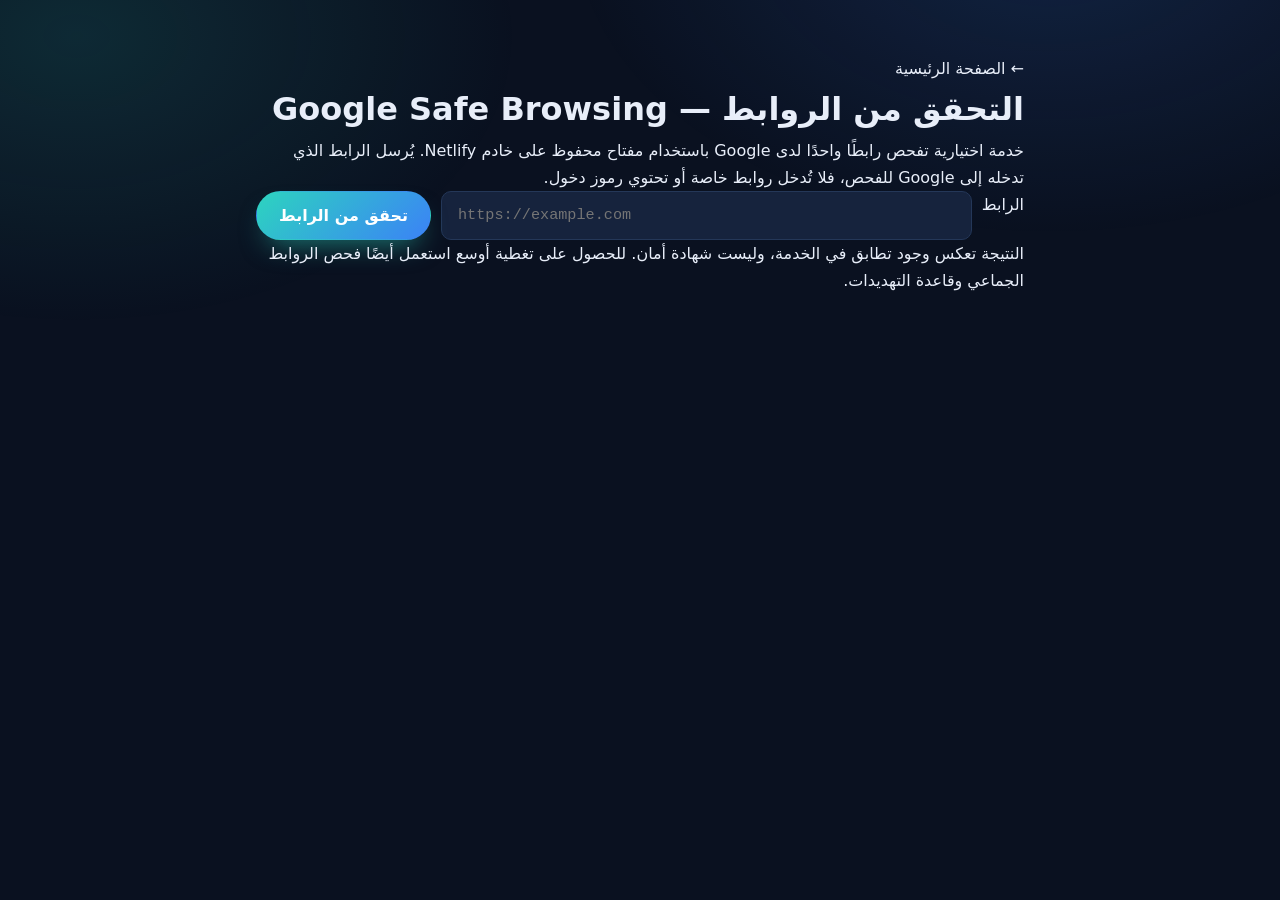
<file: site/pages/safe-browsing.html>
<!doctype html><html lang="ar" dir="rtl"><head><meta charset="utf-8"><meta name="viewport" content="width=device-width, initial-scale=1"><title>فحص Google Safe Browsing | وقاية</title><link rel="stylesheet" href="../css/style.css"><link rel="stylesheet" href="../css/enhancements.css"></head><body><main class="container" style="padding:55px 16px;max-width:800px"><a href="../index.html">← الصفحة الرئيسية</a><h1>التحقق من الروابط — Google Safe Browsing</h1><p>خدمة اختيارية تفحص رابطًا واحدًا لدى Google باستخدام مفتاح محفوظ على خادم Netlify. يُرسل الرابط الذي تدخله إلى Google للفحص، فلا تُدخل روابط خاصة أو تحتوي رموز دخول.</p><form id="form" class="field"><label for="url">الرابط</label><input id="url" type="url" dir="ltr" required maxlength="2048" placeholder="https://example.com"><button class="btn btn-primary">تحقق من الرابط</button></form><p id="status" role="status" aria-live="polite"></p><p>النتيجة تعكس وجود تطابق في الخدمة، وليست شهادة أمان. للحصول على تغطية أوسع استعمل أيضًا <a href="bulk-tools.html">فحص الروابط الجماعي</a> وقاعدة التهديدات.</p></main><script type="module">
import {syncThreats,threatMatch} from '../js/threat-sync.js';
const isPages=location.hostname.endsWith('.github.io');
if(isPages)location.replace('bulk-tools.html');
if(isPages){document.title='فحص قاعدة التهديدات | وقاية';document.querySelector('h1').textContent='التحقق من الروابط — قاعدة التهديدات';document.querySelector('h1 + p').textContent='تُقارن الروابط محليًا بقوائم التهديدات المجدولة. فحص Google الاختياري يحتاج خادمًا ولا يعمل على GitHub Pages.';}
const form=document.getElementById('form'),status=document.getElementById('status');
form.addEventListener('submit',async e=>{
 e.preventDefault();status.textContent='جارٍ الفحص…';
 try {
  if(isPages){const data=await syncThreats(true);const hit=threatMatch(document.getElementById('url').value,data);status.textContent=(hit?'تحذير: الرابط موجود في قاعدة التهديدات.':'لم يُعثر على تطابق في القاعدة. هذا لا يضمن سلامة الرابط.')+' آخر تحديث: '+new Date(data.at).toLocaleString('ar-SA');return;}
  const response=await fetch('/.netlify/functions/check-safe-browsing',{method:'POST',headers:{'Content-Type':'application/json'},body:JSON.stringify({url:document.getElementById('url').value})});
  const data=await response.json();
  if(!response.ok){status.textContent=data.error||'تعذّر الفحص';return}
  status.textContent=data.listed?'تحذير: الرابط مطابق لتهديد مسجل لدى Google ('+data.matches.map(x=>x.type).join('، ')+')':'لم يُعثر على تطابق معروف لدى Google. هذا لا يعني أن الرابط آمن.';
 }catch{status.textContent='تعذّر الاتصال بالخدمة.'}
});
</script></body></html>
</file>
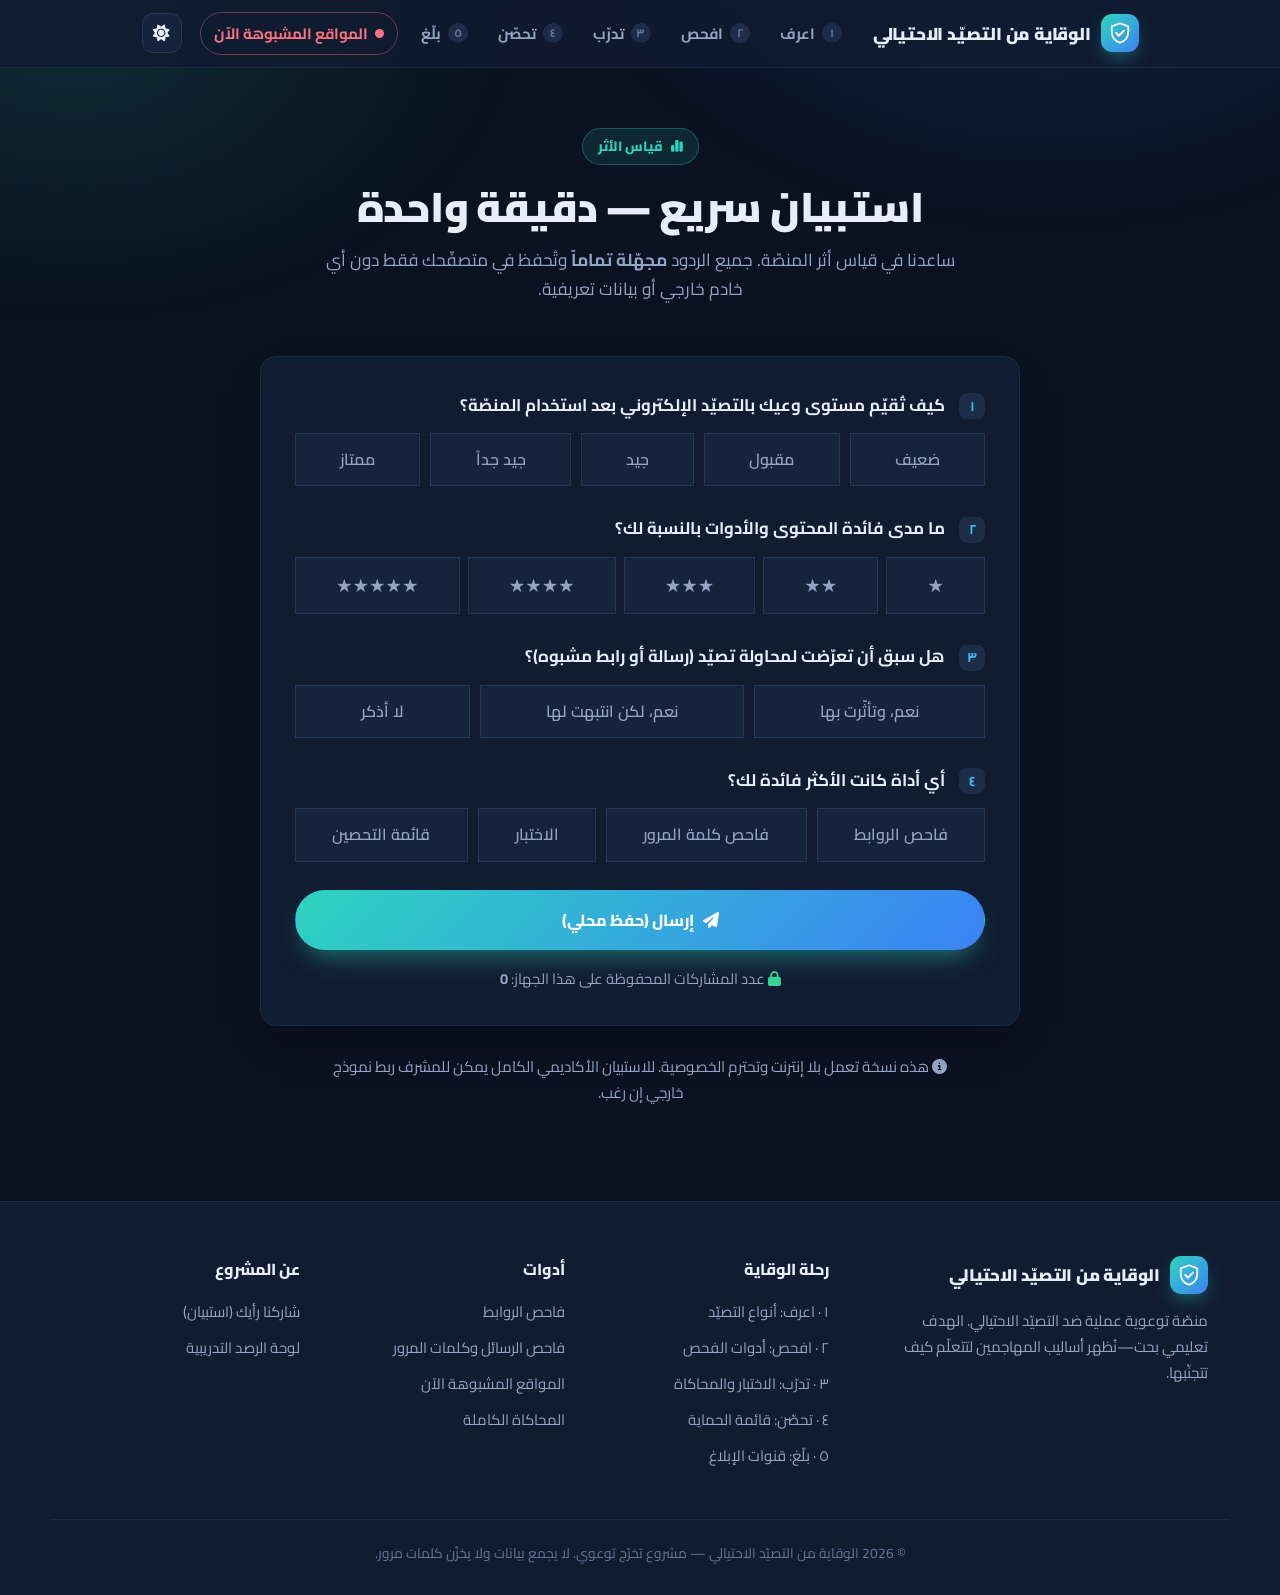
<file: site/pages/survey.html>
<!DOCTYPE html>
<html lang="ar" dir="rtl">
<head>
  <meta charset="UTF-8">
  <meta name="viewport" content="width=device-width, initial-scale=1, viewport-fit=cover">
  <title>استبيان قياس الأثر | الوقاية من التصيّد الاحتيالي</title>
  <link rel="icon" href="data:image/svg+xml,%3Csvg xmlns='http://www.w3.org/2000/svg' viewBox='0 0 32 32'%3E%3Cdefs%3E%3ClinearGradient id='g' x1='0' y1='0' x2='1' y2='1'%3E%3Cstop offset='0' stop-color='%232dd4bf'/%3E%3Cstop offset='1' stop-color='%233b82f6'/%3E%3C/linearGradient%3E%3C/defs%3E%3Cpath d='M16 2 4 6.5v8.2c0 7.4 5.1 13.3 12 15.3 6.9-2 12-7.9 12-15.3V6.5z' fill='url(%23g)'/%3E%3Cpath d='m10.5 16.2 3.8 3.8 7.4-7.6' stroke='%23fff' stroke-width='2.8' fill='none' stroke-linecap='round' stroke-linejoin='round'/%3E%3C/svg%3E">
  <link rel="preconnect" href="https://fonts.googleapis.com">
  <link rel="preconnect" href="https://fonts.gstatic.com" crossorigin>
  <link rel="stylesheet" href="https://fonts.googleapis.com/css2?family=Cairo:wght@400;600;700;800;900&family=JetBrains+Mono:wght@400;600&display=swap">
  <link rel="stylesheet" href="https://cdnjs.cloudflare.com/ajax/libs/font-awesome/6.5.1/css/all.min.css">
  <link rel="stylesheet" href="../css/style.css">
  <link rel="stylesheet" href="../css/enhancements.css">
</head>
<body>
  <a class="skip-link" href="#main">تخطَّ إلى المحتوى</a>
  <nav class="nav" aria-label="التنقل الرئيسي">
    <div class="container">
      <a href="../index.html" class="brand" aria-label="الوقاية من التصيّد الاحتيالي — الرئيسية">
        <span class="glyph"><svg viewBox="0 0 32 32" aria-hidden="true"><path d="M16 3 5 7.2v7.6c0 6.9 4.7 12.4 11 14.2 6.3-1.8 11-7.3 11-14.2V7.2z" fill="none" stroke="currentColor" stroke-width="2.4" stroke-linejoin="round"/><path d="m11 16 3.6 3.6 6.6-6.8" fill="none" stroke="currentColor" stroke-width="2.6" stroke-linecap="round" stroke-linejoin="round"/></svg></span>
        <span class="brand-txt">الوقاية من التصيّد الاحتيالي</span>
      </a>
      <ul class="nav-links">
        <li><a href="educational.html"><span class="n">١</span> اعرف</a></li>
        <li><a href="../index.html#check"><span class="n">٢</span> افحص</a></li>
        <li><a href="../index.html#train"><span class="n">٣</span> تدرّب</a></li>
        <li><a href="protection.html"><span class="n">٤</span> تحصّن</a></li>
        <li><a href="../index.html#report"><span class="n">٥</span> بلّغ</a></li>
        <li><a href="threat-feed.html" class="cta"><span class="live-dot"></span> المواقع المشبوهة الآن</a></li>
      </ul>
      <div class="nav-tools">
        <button class="icon-btn" data-theme-toggle aria-label="تبديل السمة"><i class="fas fa-sun" data-theme-icon></i></button>
        <button class="icon-btn nav-toggle" aria-label="القائمة" aria-expanded="false"><i class="fas fa-bars"></i></button>
      </div>
    </div>
  </nav>

  <section class="section" id="main" style="padding-top:calc(var(--nav-h) + 60px)">
    <div class="container">
      <div class="section-head">
        <span class="kicker"><i class="fas fa-chart-simple"></i> قياس الأثر</span>
        <h2>استبيان سريع — دقيقة واحدة</h2>
        <p>ساعدنا في قياس أثر المنصّة. جميع الردود <strong>مجهّلة تماماً</strong> وتُحفظ في متصفّحك فقط دون أي خادم خارجي أو بيانات تعريفية.</p>
      </div>

      <div class="card survey-card">
        <form id="survey-form">
          <div class="survey-q">
            <span class="q-label"><span class="num">١</span> كيف تُقيّم مستوى وعيك بالتصيّد الإلكتروني بعد استخدام المنصّة؟</span>
            <div class="opt-row">
              <label class="opt"><input type="radio" name="awareness" value="1"><span>ضعيف</span></label>
              <label class="opt"><input type="radio" name="awareness" value="2"><span>مقبول</span></label>
              <label class="opt"><input type="radio" name="awareness" value="3"><span>جيد</span></label>
              <label class="opt"><input type="radio" name="awareness" value="4"><span>جيد جداً</span></label>
              <label class="opt"><input type="radio" name="awareness" value="5"><span>ممتاز</span></label>
            </div>
          </div>

          <div class="survey-q">
            <span class="q-label"><span class="num">٢</span> ما مدى فائدة المحتوى والأدوات بالنسبة لك؟</span>
            <div class="opt-row rating-row">
              <label class="opt"><input type="radio" name="usefulness" value="1"><span>★</span></label>
              <label class="opt"><input type="radio" name="usefulness" value="2"><span>★★</span></label>
              <label class="opt"><input type="radio" name="usefulness" value="3"><span>★★★</span></label>
              <label class="opt"><input type="radio" name="usefulness" value="4"><span>★★★★</span></label>
              <label class="opt"><input type="radio" name="usefulness" value="5"><span>★★★★★</span></label>
            </div>
          </div>

          <div class="survey-q">
            <span class="q-label"><span class="num">٣</span> هل سبق أن تعرّضت لمحاولة تصيّد (رسالة أو رابط مشبوه)؟</span>
            <div class="opt-row">
              <label class="opt"><input type="radio" name="targeted" value="yes-fell"><span>نعم، وتأثّرت بها</span></label>
              <label class="opt"><input type="radio" name="targeted" value="yes-caught"><span>نعم، لكن انتبهت لها</span></label>
              <label class="opt"><input type="radio" name="targeted" value="no"><span>لا أذكر</span></label>
            </div>
          </div>

          <div class="survey-q">
            <span class="q-label"><span class="num">٤</span> أي أداة كانت الأكثر فائدة لك؟</span>
            <div class="opt-row">
              <label class="opt"><input type="radio" name="feature" value="inspector"><span>فاحص الروابط</span></label>
              <label class="opt"><input type="radio" name="feature" value="password"><span>فاحص كلمة المرور</span></label>
              <label class="opt"><input type="radio" name="feature" value="quiz"><span>الاختبار</span></label>
              <label class="opt"><input type="radio" name="feature" value="checklist"><span>قائمة التحصين</span></label>
            </div>
          </div>

          <button type="submit" class="btn btn-primary btn-block"><i class="fas fa-paper-plane"></i> إرسال (حفظ محلي)</button>
          <p style="text-align:center;color:var(--muted);margin-top:16px;font-size:.92rem">
            <i class="fas fa-lock c-emerald"></i> عدد المشاركات المحفوظة على هذا الجهاز: <strong id="survey-count">0</strong>
          </p>
        </form>

        <div class="survey-done" id="survey-done">
          <div class="big-ic"><i class="fas fa-circle-check"></i></div>
          <h3 style="font-size:1.5rem;margin-bottom:12px">شكراً لمشاركتك! 🎉</h3>
          <p style="color:var(--muted)">تم حفظ ردّك بشكل مجهّل. يمكنك مشاهدة ملخّص النتائج المجمّعة في لوحة التحكم.</p>
          <div style="display:flex;gap:12px;justify-content:center;flex-wrap:wrap;margin-top:26px">
            <a href="admin-view.html" class="btn btn-ghost"><i class="fas fa-gauge-high"></i> لوحة النتائج</a>
            <a href="../index.html" class="btn btn-primary"><i class="fas fa-house"></i> الرئيسية</a>
          </div>
        </div>
      </div>

      <p style="text-align:center;color:var(--muted);margin-top:28px;max-width:640px;margin-inline:auto;font-size:.95rem">
        <i class="fas fa-circle-info"></i> هذه نسخة تعمل بلا إنترنت وتحترم الخصوصية. للاستبيان الأكاديمي الكامل يمكن للمشرف ربط نموذج خارجي إن رغب.
      </p>
    </div>
  </section>

  <footer class="footer">
    <div class="container footer-grid">
      <div class="f-about">
        <a href="../index.html" class="brand"><span class="glyph"><svg viewBox="0 0 32 32" aria-hidden="true"><path d="M16 3 5 7.2v7.6c0 6.9 4.7 12.4 11 14.2 6.3-1.8 11-7.3 11-14.2V7.2z" fill="none" stroke="currentColor" stroke-width="2.4" stroke-linejoin="round"/><path d="m11 16 3.6 3.6 6.6-6.8" fill="none" stroke="currentColor" stroke-width="2.6" stroke-linecap="round" stroke-linejoin="round"/></svg></span><span class="brand-txt">الوقاية من التصيّد الاحتيالي</span></a>
        <p>منصّة توعوية عملية ضد التصيّد الاحتيالي. الهدف تعليمي بحت—نُظهر أساليب المهاجمين لتتعلّم كيف تتجنّبها.</p>
      </div>
      <div>
        <h5>رحلة الوقاية</h5>
        <ul>
          <li><a href="educational.html">١ · اعرف: أنواع التصيّد</a></li>
          <li><a href="../index.html#check">٢ · افحص: أدوات الفحص</a></li>
          <li><a href="../index.html#train">٣ · تدرّب: الاختبار والمحاكاة</a></li>
          <li><a href="protection.html">٤ · تحصّن: قائمة الحماية</a></li>
          <li><a href="../index.html#report">٥ · بلّغ: قنوات الإبلاغ</a></li>
        </ul>
      </div>
      <div>
        <h5>أدوات</h5>
        <ul>
          <li><a href="../index.html#inspector">فاحص الروابط</a></li>
          <li><a href="../index.html#check">فاحص الرسائل وكلمات المرور</a></li>
          <li><a href="threat-feed.html">المواقع المشبوهة الآن</a></li>
          <li><a href="fake-login.html">المحاكاة الكاملة</a></li>
        </ul>
      </div>
      <div>
        <h5>عن المشروع</h5>
        <ul>
          <li><a href="survey.html">شاركنا رأيك (استبيان)</a></li>
          <li><a href="admin-view.html">لوحة الرصد التدريبية</a></li>
        </ul>
      </div>
    </div>
    <div class="container footer-bottom">© 2026 الوقاية من التصيّد الاحتيالي — مشروع تخرّج توعوي. لا يجمع بيانات ولا يخزّن كلمات مرور.</div>
  </footer>
  <button class="to-top" aria-label="أعلى الصفحة"><i class="fas fa-arrow-up"></i></button>
  <script src="../js/cloud-config.js"></script>
  <script type="module" src="../js/app.js"></script>
  <script src="../js/enhancements.js" defer></script>
</body>
</html>
</file>
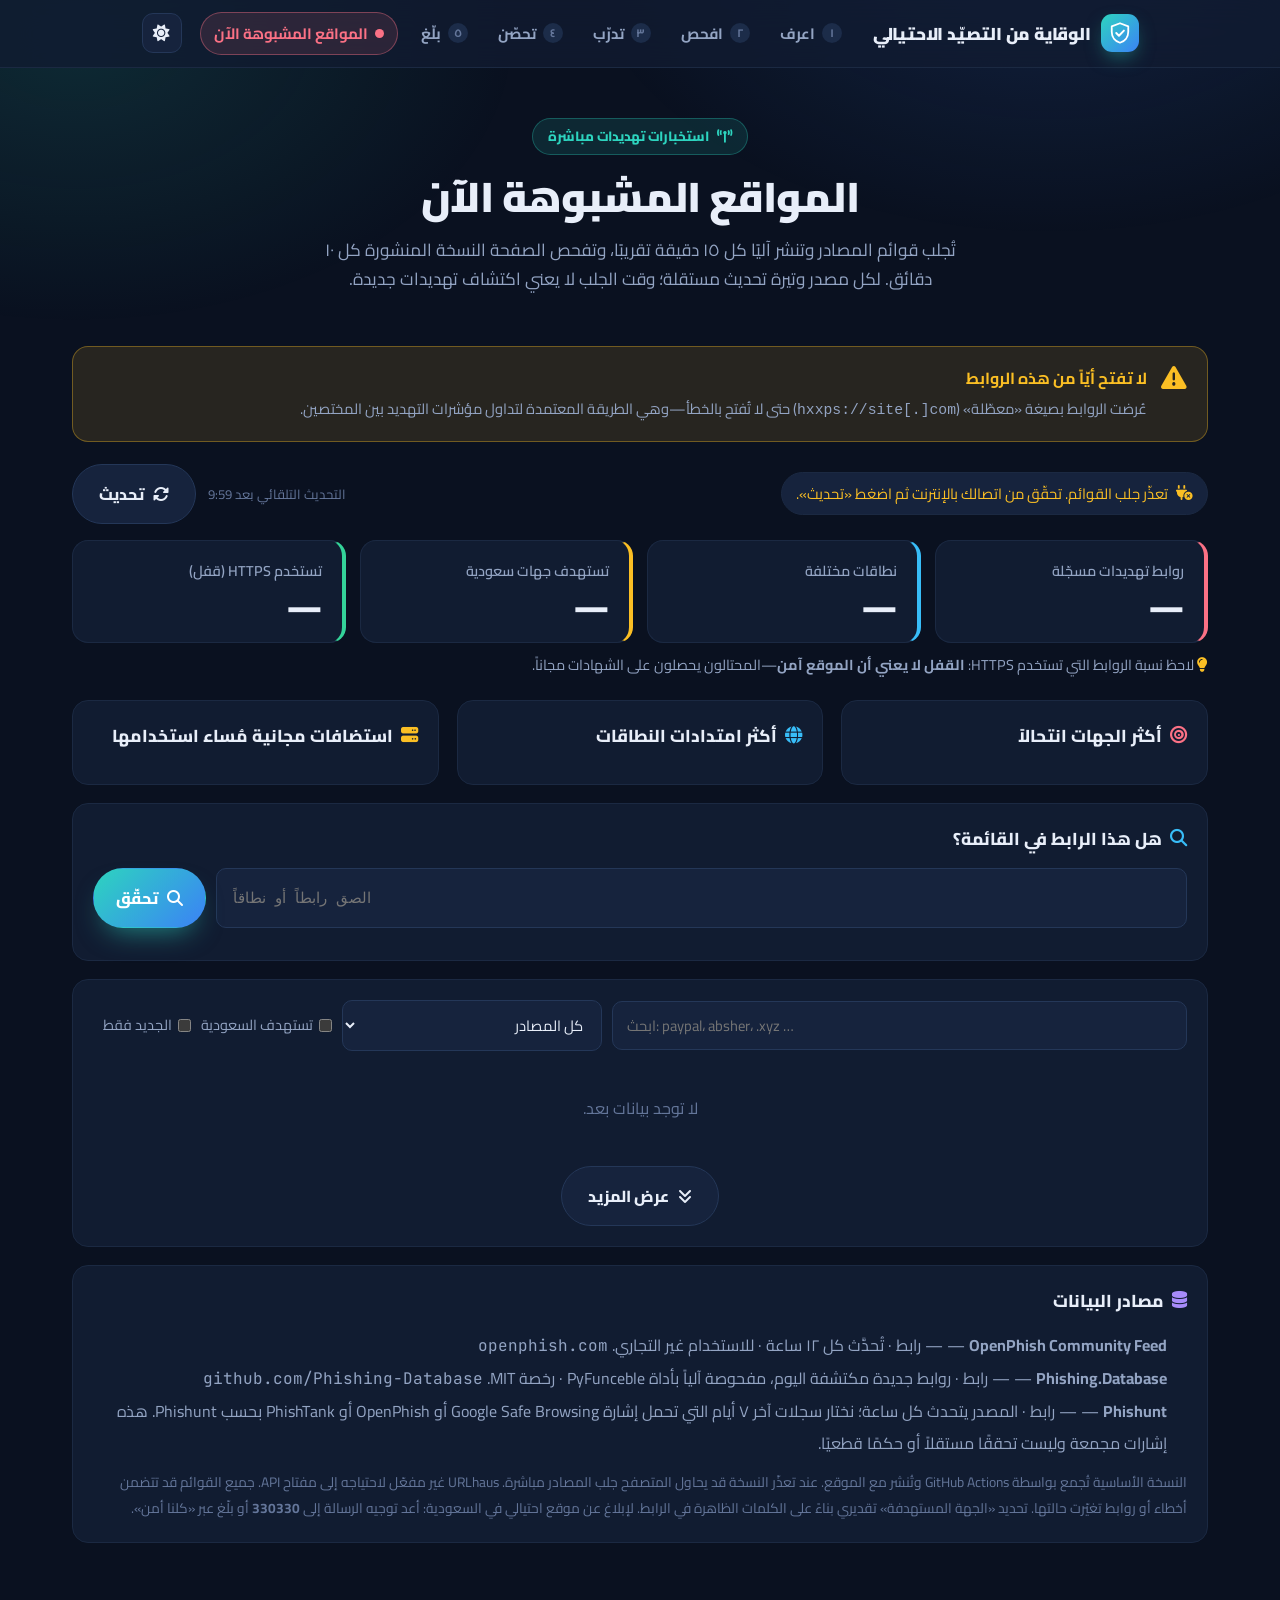
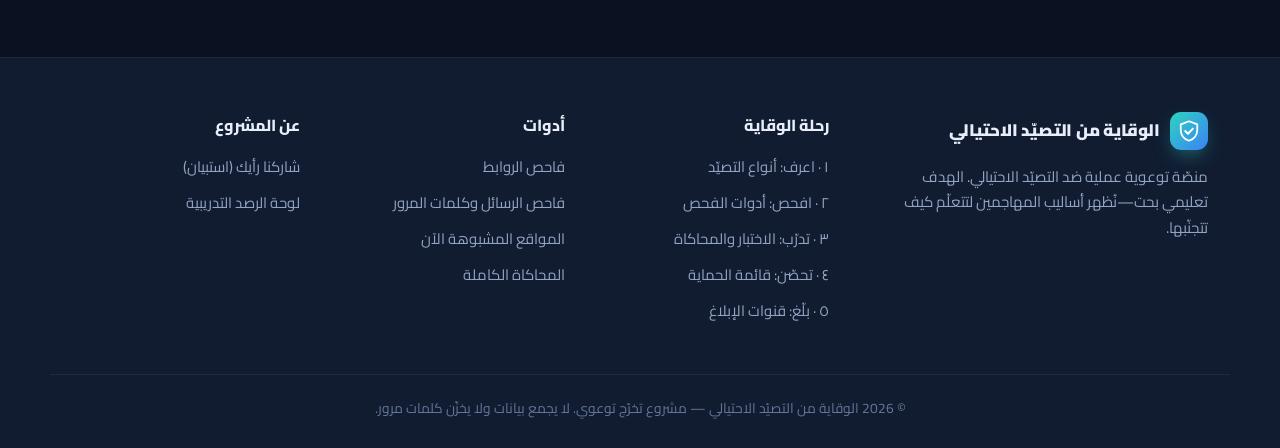
<file: site/pages/threat-feed.html>
<!DOCTYPE html>
<html lang="ar" dir="rtl">
<head>
  <meta charset="UTF-8">
  <meta name="viewport" content="width=device-width, initial-scale=1, viewport-fit=cover">
  <meta name="description" content="قائمة مباشرة بأحدث مواقع التصيّد الاحتيالي المكتشفة حول العالم، تُحدَّث تلقائياً من مصادر استخبارات تهديدات مفتوحة.">
  <title>المواقع المشبوهة الآن | الوقاية من التصيّد الاحتيالي</title>
  <link rel="icon" href="data:image/svg+xml,%3Csvg xmlns='http://www.w3.org/2000/svg' viewBox='0 0 32 32'%3E%3Cdefs%3E%3ClinearGradient id='g' x1='0' y1='0' x2='1' y2='1'%3E%3Cstop offset='0' stop-color='%232dd4bf'/%3E%3Cstop offset='1' stop-color='%233b82f6'/%3E%3C/linearGradient%3E%3C/defs%3E%3Cpath d='M16 2 4 6.5v8.2c0 7.4 5.1 13.3 12 15.3 6.9-2 12-7.9 12-15.3V6.5z' fill='url(%23g)'/%3E%3Cpath d='m10.5 16.2 3.8 3.8 7.4-7.6' stroke='%23fff' stroke-width='2.8' fill='none' stroke-linecap='round' stroke-linejoin='round'/%3E%3C/svg%3E">
  <link rel="preconnect" href="https://fonts.googleapis.com">
  <link rel="preconnect" href="https://fonts.gstatic.com" crossorigin>
  <link rel="stylesheet" href="https://fonts.googleapis.com/css2?family=Cairo:wght@400;600;700;800;900&family=JetBrains+Mono:wght@400;600&display=swap">
  <link rel="stylesheet" href="https://cdnjs.cloudflare.com/ajax/libs/font-awesome/6.5.1/css/all.min.css">
  <link rel="stylesheet" href="../css/style.css">
  <link rel="stylesheet" href="../css/enhancements.css">
</head>
<body>
  <a class="skip-link" href="#main">تخطَّ إلى المحتوى</a>
  <nav class="nav" aria-label="التنقل الرئيسي">
    <div class="container">
      <a href="../index.html" class="brand" aria-label="الوقاية من التصيّد الاحتيالي — الرئيسية">
        <span class="glyph"><svg viewBox="0 0 32 32" aria-hidden="true"><path d="M16 3 5 7.2v7.6c0 6.9 4.7 12.4 11 14.2 6.3-1.8 11-7.3 11-14.2V7.2z" fill="none" stroke="currentColor" stroke-width="2.4" stroke-linejoin="round"/><path d="m11 16 3.6 3.6 6.6-6.8" fill="none" stroke="currentColor" stroke-width="2.6" stroke-linecap="round" stroke-linejoin="round"/></svg></span>
        <span class="brand-txt">الوقاية من التصيّد الاحتيالي</span>
      </a>
      <ul class="nav-links">
        <li><a href="educational.html"><span class="n">١</span> اعرف</a></li>
        <li><a href="../index.html#check"><span class="n">٢</span> افحص</a></li>
        <li><a href="../index.html#train"><span class="n">٣</span> تدرّب</a></li>
        <li><a href="protection.html"><span class="n">٤</span> تحصّن</a></li>
        <li><a href="../index.html#report"><span class="n">٥</span> بلّغ</a></li>
        <li><a href="threat-feed.html" class="cta active" aria-current="page"><span class="live-dot"></span> المواقع المشبوهة الآن</a></li>
      </ul>
      <div class="nav-tools">
        <button class="icon-btn" data-theme-toggle aria-label="تبديل السمة"><i class="fas fa-sun" data-theme-icon></i></button>
        <button class="icon-btn nav-toggle" aria-label="القائمة" aria-expanded="false"><i class="fas fa-bars"></i></button>
      </div>
    </div>
  </nav>

  <section class="section" id="main" style="padding-top:calc(var(--nav-h) + 50px)">
    <div class="container">
      <div class="section-head">
        <span class="kicker"><i class="fas fa-tower-broadcast"></i> استخبارات تهديدات مباشرة</span>
        <h2>المواقع المشبوهة الآن</h2>
        <p>تُجلب قوائم المصادر وتنشر آليًا كل ١٥ دقيقة تقريبًا، وتفحص الصفحة النسخة المنشورة كل ١٠ دقائق. لكل مصدر وتيرة تحديث مستقلة؛ وقت الجلب لا يعني اكتشاف تهديدات جديدة.</p>
      </div>

      <div class="sim-warn" style="max-width:none;margin-bottom:22px">
        <i class="fas fa-triangle-exclamation"></i>
        <div>
          <b>لا تفتح أيّاً من هذه الروابط</b>
          <p>عُرضت الروابط بصيغة «معطّلة» (<code dir="ltr">hxxps://site[.]com</code>) حتى لا تُفتح بالخطأ—وهي الطريقة المعتمدة لتداول مؤشرات التهديد بين المختصين.</p>
        </div>
      </div>

      <div class="feed-bar">
        <div class="feed-status loading" id="feed-status" aria-live="polite"><i class="fas fa-satellite-dish"></i> جارٍ الاتصال…</div>
        <div class="feed-bar-end">
          <span class="feed-next" id="feed-next"></span>
          <button class="btn btn-ghost" id="feed-refresh" type="button"><i class="fas fa-rotate"></i> تحديث</button>
        </div>
      </div>

      <div class="metrics feed-metrics">
        <div class="m-card rose"><div class="t">روابط تهديدات مسجّلة</div><div class="v" id="st-total">—</div></div>
        <div class="m-card"><div class="t">نطاقات مختلفة</div><div class="v" id="st-domains">—</div></div>
        <div class="m-card amber"><div class="t">تستهدف جهات سعودية</div><div class="v" id="st-sa">—</div></div>
        <div class="m-card emerald"><div class="t">تستخدم HTTPS (قفل)</div><div class="v" id="st-https">—</div></div>
      </div>
      <p class="feed-insight"><i class="fas fa-lightbulb"></i> لاحظ نسبة الروابط التي تستخدم HTTPS: <b>القفل لا يعني أن الموقع آمن</b>—المحتالون يحصلون على الشهادات مجاناً.</p>

      <div class="feed-panels">
        <div class="table-card"><h3><i class="fas fa-bullseye c-rose"></i> أكثر الجهات انتحالاً</h3><div id="top-brands"></div></div>
        <div class="table-card"><h3><i class="fas fa-globe c-cyan"></i> أكثر امتدادات النطاقات</h3><div id="top-tlds"></div></div>
        <div class="table-card"><h3><i class="fas fa-server c-amber"></i> استضافات مجانية مُساء استخدامها</h3><div id="top-hosting"></div></div>
      </div>

      <div class="table-card lookup-card">
        <h3><i class="fas fa-magnifying-glass c-cyan"></i> هل هذا الرابط في القائمة؟</h3>
        <form id="lookup-form" class="field">
          <input id="lookup-input" type="text" placeholder="الصق رابطاً أو نطاقاً" autocomplete="off" spellcheck="false" dir="ltr">
          <button class="btn btn-primary" type="submit"><i class="fas fa-search"></i> تحقّق</button>
        </form>
        <div id="lookup-out" class="lookup-out" aria-live="polite"></div>
      </div>

      <div class="table-card">
        <div class="feed-filters">
          <input id="feed-q" type="search" placeholder="ابحث: paypal، absher، .xyz …" dir="auto" aria-label="بحث في القائمة">
          <select id="feed-src" aria-label="المصدر">
            <option value="all">كل المصادر</option>
            <option value="openphish">OpenPhish</option>
            <option value="phishdb">Phishing.Database</option>
            <option value="phishunt">Phishunt — إشارات متعددة المصادر</option>
          </select>
          <label class="chk"><input type="checkbox" id="feed-sa"> تستهدف السعودية</label>
          <label class="chk"><input type="checkbox" id="feed-new"> الجديد فقط</label>
          <span class="feed-count" id="feed-count"></span>
        </div>
        <div id="feed-list" class="feed-list"><div class="empty">جارٍ التحميل…</div></div>
        <div style="text-align:center;margin-top:14px"><button class="btn btn-ghost" id="feed-more" type="button" hidden><i class="fas fa-angles-down"></i> عرض المزيد</button></div>
      </div>

      <div class="table-card feed-sources">
        <h3><i class="fas fa-database c-violet"></i> مصادر البيانات</h3>
        <ul>
          <li><b>OpenPhish Community Feed</b> — <span id="src-openphish">—</span> رابط · تُحدَّث كل ١٢ ساعة · للاستخدام غير التجاري. <span class="mono" dir="ltr">openphish.com</span></li>
          <li><b>Phishing.Database</b> — <span id="src-phishdb">—</span> رابط · روابط جديدة مكتشفة اليوم، مفحوصة آلياً بأداة PyFunceble · رخصة MIT. <span class="mono" dir="ltr">github.com/Phishing-Database</span></li>
          <li><b><a href="https://phishunt.io/feed/" target="_blank" rel="noopener">Phishunt</a></b> — <span id="src-phishunt">—</span> رابط · المصدر يتحدث كل ساعة؛ نختار سجلات آخر ٧ أيام التي تحمل إشارة Google Safe Browsing أو OpenPhish أو PhishTank بحسب Phishunt. هذه إشارات مجمعة وليست تحققًا مستقلاً أو حكمًا قطعيًا.</li>
        </ul>
        <p>النسخة الأساسية تُجمع بواسطة GitHub Actions وتُنشر مع الموقع. عند تعذّر النسخة قد يحاول المتصفح جلب المصادر مباشرة. URLhaus غير مفعّل لاحتياجه إلى مفتاح API. جميع القوائم قد تتضمن أخطاء أو روابط تغيّرت حالتها. تحديد «الجهة المستهدفة» تقديري بناءً على الكلمات الظاهرة في الرابط. لإبلاغ عن موقع احتيالي في السعودية: أعد توجيه الرسالة إلى <b>330330</b> أو بلّغ عبر «كلنا أمن».</p>
      </div>
    </div>
  </section>

  <footer class="footer">
    <div class="container footer-grid">
      <div class="f-about">
        <a href="../index.html" class="brand"><span class="glyph"><svg viewBox="0 0 32 32" aria-hidden="true"><path d="M16 3 5 7.2v7.6c0 6.9 4.7 12.4 11 14.2 6.3-1.8 11-7.3 11-14.2V7.2z" fill="none" stroke="currentColor" stroke-width="2.4" stroke-linejoin="round"/><path d="m11 16 3.6 3.6 6.6-6.8" fill="none" stroke="currentColor" stroke-width="2.6" stroke-linecap="round" stroke-linejoin="round"/></svg></span><span class="brand-txt">الوقاية من التصيّد الاحتيالي</span></a>
        <p>منصّة توعوية عملية ضد التصيّد الاحتيالي. الهدف تعليمي بحت—نُظهر أساليب المهاجمين لتتعلّم كيف تتجنّبها.</p>
      </div>
      <div>
        <h5>رحلة الوقاية</h5>
        <ul>
          <li><a href="educational.html">١ · اعرف: أنواع التصيّد</a></li>
          <li><a href="../index.html#check">٢ · افحص: أدوات الفحص</a></li>
          <li><a href="../index.html#train">٣ · تدرّب: الاختبار والمحاكاة</a></li>
          <li><a href="protection.html">٤ · تحصّن: قائمة الحماية</a></li>
          <li><a href="../index.html#report">٥ · بلّغ: قنوات الإبلاغ</a></li>
        </ul>
      </div>
      <div>
        <h5>أدوات</h5>
        <ul>
          <li><a href="../index.html#inspector">فاحص الروابط</a></li>
          <li><a href="../index.html#check">فاحص الرسائل وكلمات المرور</a></li>
          <li><a href="threat-feed.html">المواقع المشبوهة الآن</a></li>
          <li><a href="fake-login.html">المحاكاة الكاملة</a></li>
        </ul>
      </div>
      <div>
        <h5>عن المشروع</h5>
        <ul>
          <li><a href="survey.html">شاركنا رأيك (استبيان)</a></li>
          <li><a href="admin-view.html">لوحة الرصد التدريبية</a></li>
        </ul>
      </div>
    </div>
    <div class="container footer-bottom">© 2026 الوقاية من التصيّد الاحتيالي — مشروع تخرّج توعوي. لا يجمع بيانات ولا يخزّن كلمات مرور.</div>
  </footer>
  <button class="to-top" aria-label="أعلى الصفحة"><i class="fas fa-arrow-up"></i></button>
  <script src="../js/cloud-config.js"></script>
  <script type="module" src="../js/app.js"></script>
  <script type="module" src="../js/feed-page.js"></script>
  <script src="../js/enhancements.js" defer></script>
</body>
</html>
</file>
<file: site/css/style.css>
/* ============================================================
   الوقاية من التصيّد الاحتيالي — نظام التصميم الموحّد
   هوية «وقاية»: أزرق كحلي هادئ + تركواز للثقة والحماية،
   وألوان دلالية للتهديد (أخضر آمن / كهرماني تنبيه / وردي خطر).
   الخطوط تُحمَّل في <head> كل صفحة (Cairo + JetBrains Mono).
   ============================================================ */

/* ---------- الرموز (Design tokens) ---------- */
:root {
  /* الطبقات (سطح داكن كحلي، ليس أسود) */
  --ink:        #0a1120;
  --surface:    #111c31;
  --surface-2:  #16233d;
  --surface-3:  #1c2c49;
  --line:       #243758;
  --line-soft:  #1b2942;

  /* النص */
  --text:       #e8eef9;
  --muted:      #93a4c3;
  --faint:      #64769a;

  /* ألوان دلالية للتهديد (traffic-light) */
  --cyan:    #38bdf8;   /* تفاعلي / تحقّق */
  --indigo:  #6366f1;
  --emerald: #34d399;   /* آمن / صحيح */
  --amber:   #fbbf24;   /* تنبيه */
  --rose:    #fb7185;   /* خطر / تصيّد */
  --violet:  #a78bfa;

  --cyan-weak:    rgba(56, 189, 248, 0.12);
  --emerald-weak: rgba(52, 211, 153, 0.12);
  --amber-weak:   rgba(251, 191, 36, 0.12);
  --rose-weak:    rgba(251, 113, 133, 0.12);

  --brand:      #2dd4bf;   /* تركواز الهوية */
  --brand-weak: rgba(45, 212, 191, 0.12);
  --brand-grad: linear-gradient(135deg, #2dd4bf 0%, #3b82f6 100%);
  --danger-grad: linear-gradient(135deg, #fb7185 0%, #f43f5e 100%);

  /* الحواف والظلال */
  --r-sm: 10px;
  --r:    16px;
  --r-lg: 22px;
  --r-pill: 999px;
  --shadow: 0 18px 40px -20px rgba(2, 8, 23, 0.85);
  --shadow-lg: 0 30px 60px -25px rgba(2, 8, 23, 0.9);
  --ring: 0 0 0 4px rgba(56, 189, 248, 0.22);

  /* المقاسات */
  --nav-h: 68px;
  --maxw: 1180px;

  --font: 'Cairo', system-ui, sans-serif;
  --mono: 'JetBrains Mono', 'Courier New', monospace;
}

/* ---------- السمة الفاتحة ---------- */
body.theme-light {
  --ink:        #eef3fb;
  --surface:    #ffffff;
  --surface-2:  #f5f8fd;
  --surface-3:  #eaf1fb;
  --line:       #dbe4f2;
  --line-soft:  #e7eef8;
  --text:       #0f1b33;
  --muted:      #51617d;
  --faint:      #8493ac;
  --cyan:    #0284c7;
  --indigo:  #4f46e5;
  --brand:   #0d9488;
  --brand-weak: rgba(13, 148, 136, 0.10);
  --emerald: #059669;
  --amber:   #d97706;
  --rose:    #e11d48;
  --violet:  #7c3aed;
  --cyan-weak:    rgba(14, 165, 233, 0.10);
  --emerald-weak: rgba(5, 150, 105, 0.10);
  --amber-weak:   rgba(217, 119, 6, 0.12);
  --rose-weak:    rgba(225, 29, 72, 0.10);
  --shadow: 0 18px 40px -24px rgba(15, 27, 51, 0.35);
  --shadow-lg: 0 30px 60px -28px rgba(15, 27, 51, 0.35);
}

/* ---------- الأساس ---------- */
*, *::before, *::after { margin: 0; padding: 0; box-sizing: border-box; }
html { scroll-behavior: smooth; scroll-padding-top: calc(var(--nav-h) + 20px); }
body {
  font-family: var(--font);
  background: var(--ink);
  color: var(--text);
  direction: rtl;
  line-height: 1.7;
  overflow-x: hidden;
  -webkit-font-smoothing: antialiased;
  transition: background .3s ease, color .3s ease;
}
body::before {
  content: "";
  position: fixed; inset: 0; z-index: -2; pointer-events: none;
  background:
    radial-gradient(50rem 32rem at 82% -8%, rgba(59, 130, 246, 0.16), transparent 60%),
    radial-gradient(46rem 30rem at 6% 4%, rgba(45, 212, 191, 0.13), transparent 60%);
}
body.theme-light::before { opacity: .55; }

a { color: inherit; text-decoration: none; }
ul { list-style: none; }
img { max-width: 100%; display: block; }
:focus-visible { outline: none; box-shadow: var(--ring); border-radius: 6px; }

.container { max-width: var(--maxw); margin: 0 auto; padding: 0 22px; position: relative; }
.mono { font-family: var(--mono); direction: ltr; text-align: left; unicode-bidi: plaintext; }

/* الألوان الدلالية القابلة لإعادة الاستخدام */
.c-cyan { color: var(--cyan); } .c-emerald { color: var(--emerald); }
.c-amber { color: var(--amber); } .c-rose { color: var(--rose); }
.c-muted { color: var(--muted); }

/* ---------- شريط التنقل ---------- */
.nav {
  position: fixed; top: 0; inset-inline: 0; z-index: 900; height: var(--nav-h);
  display: flex; align-items: center;
  background: color-mix(in srgb, var(--surface) 78%, transparent);
  backdrop-filter: blur(16px); -webkit-backdrop-filter: blur(16px);
  border-bottom: 1px solid var(--line-soft);
}
.nav .container { display: flex; align-items: center; justify-content: space-between; gap: 18px; }
.brand { display: flex; align-items: center; gap: 10px; font-weight: 900; letter-spacing: -.2px; min-width: 0; }
.brand-txt { font-size: clamp(.92rem, 2.4vw, 1.08rem); white-space: nowrap; overflow: hidden; text-overflow: ellipsis; }
.brand .glyph {
  width: 38px; height: 38px; border-radius: 11px; display: grid; place-items: center; flex-shrink: 0;
  background: var(--brand-grad); color: #fff;
  box-shadow: 0 8px 20px -6px rgba(45, 212, 191, .55);
}
.brand .glyph svg { width: 24px; height: 24px; }
.skip-link { position: absolute; inset-inline-start: 12px; top: -60px; z-index: 2000; background: var(--brand); color: #04121f; padding: 10px 16px; border-radius: 10px; font-weight: 800; }
.skip-link:focus { top: 12px; }
.nav-links { display: flex; align-items: center; gap: 4px; }
.nav-links a {
  display: inline-flex; align-items: center; gap: 7px;
  padding: 8px 13px; border-radius: var(--r-pill); font-weight: 700; font-size: .94rem;
  color: var(--muted); transition: color .2s, background .2s; white-space: nowrap;
}
.nav-links a .n { display: inline-grid; place-items: center; width: 20px; height: 20px; border-radius: 50%; font-size: .72rem; background: var(--surface-3); color: var(--faint); transition: all .2s; }
.nav-links a.active .n, .nav-links a:hover .n { background: var(--brand); color: #04121f; }
.nav-links a:hover, .nav-links a.active { color: var(--text); background: var(--surface-3); }
.nav-links a.cta { color: var(--rose); border: 1px solid color-mix(in srgb, var(--rose) 40%, transparent); margin-inline-start: 6px; }
.nav-links a.cta:hover, .nav-links a.cta.active { background: var(--rose-weak); color: var(--rose); }
.nav-tools { display: flex; align-items: center; gap: 8px; }
.icon-btn {
  width: 40px; height: 40px; border-radius: 11px; border: 1px solid var(--line);
  background: var(--surface-2); color: var(--text); cursor: pointer;
  display: grid; place-items: center; font-size: 1.05rem; transition: all .2s;
}
.icon-btn:hover { border-color: var(--cyan); color: var(--cyan); }
.nav-toggle { display: none; }

@media (max-width: 1100px) {
  .nav-links {
    position: fixed; top: var(--nav-h); inset-inline: 0;
    flex-direction: column; align-items: stretch; gap: 2px; padding: 12px;
    background: var(--surface); border-bottom: 1px solid var(--line);
    transform: translateY(-140%); visibility: hidden; transition: transform .3s ease, visibility 0s .3s; box-shadow: var(--shadow);
  }
  .nav-links.open { transform: translateY(0); visibility: visible; transition: transform .3s ease; }
  .nav-links a { padding: 13px 16px; border-radius: 12px; }
  .nav-links a.cta { margin: 6px 0 0; justify-content: center; }
  .nav-toggle { display: grid; }
}

/* ---------- الأزرار ---------- */
.btn {
  display: inline-flex; align-items: center; justify-content: center; gap: 9px;
  padding: 14px 26px; border-radius: var(--r-pill); font-family: var(--font);
  font-weight: 800; font-size: 1rem; cursor: pointer; border: 1px solid transparent;
  transition: transform .18s ease, box-shadow .2s ease, background .2s, color .2s;
}
.btn:active { transform: translateY(1px); }
.btn-primary { background: var(--brand-grad); color: #fff; box-shadow: 0 14px 28px -12px rgba(45,212,191,.6); }
.btn-primary:hover { transform: translateY(-2px); box-shadow: 0 20px 36px -12px rgba(59,130,246,.7); }
.btn-ghost { background: var(--surface-2); color: var(--text); border-color: var(--line); }
.btn-ghost:hover { border-color: var(--cyan); color: var(--cyan); }
.btn-danger { background: var(--danger-grad); color: #fff; box-shadow: 0 14px 28px -14px rgba(244,63,94,.7); }
.btn-block { width: 100%; }

/* ---------- عناوين الأقسام ---------- */
.section { padding: 96px 0; }
.section-head { max-width: 640px; margin: 0 auto 52px; text-align: center; }
.kicker {
  display: inline-flex; align-items: center; gap: 8px; font-weight: 800; font-size: .84rem;
  color: var(--brand); background: var(--brand-weak); padding: 6px 15px; border-radius: var(--r-pill);
  border: 1px solid color-mix(in srgb, var(--brand) 30%, transparent); margin-bottom: 16px;
}
.kicker.step { padding: 5px 16px 5px 6px; font-size: .9rem; }
.kicker.step .kn { display: grid; place-items: center; width: 26px; height: 26px; border-radius: 50%; background: var(--brand-grad); color: #fff; font-size: .82rem; }
.section.alt { background: color-mix(in srgb, var(--surface) 55%, transparent); border-block: 1px solid var(--line-soft); }
.section-tight { padding-top: 64px; }
.section-head h2 { font-size: clamp(1.8rem, 4vw, 2.6rem); font-weight: 900; line-height: 1.25; letter-spacing: -.6px; }
.section-head p { margin-top: 12px; color: var(--muted); font-size: 1.08rem; }

/* ---------- البطاقة العامة ---------- */
.card {
  background: var(--surface); border: 1px solid var(--line-soft);
  border-radius: var(--r); box-shadow: var(--shadow);
}
.type-card, .habit, .report-card, .video-card { transition: transform .2s ease, border-color .2s ease; }
.type-card:hover, .habit:hover, .report-card:hover, .video-card:hover { transform: translateY(-3px); border-color: color-mix(in srgb, var(--brand) 40%, transparent); }
.link { color: var(--brand); font-weight: 700; border-bottom: 1px dashed currentColor; }
.card-pad { padding: 26px; }

/* ============================================================
   القسم الاستهلالي + فاحص الروابط
   ============================================================ */
.hero { padding: calc(var(--nav-h) + 64px) 0 60px; }
.hero-grid { display: grid; grid-template-columns: 1.05fr 1fr; gap: 46px; align-items: center; }
.hero-badge {
  display: inline-flex; align-items: center; gap: 8px; font-weight: 800; font-size: .84rem;
  color: var(--brand); background: var(--brand-weak); padding: 7px 16px; border-radius: var(--r-pill);
  border: 1px solid color-mix(in srgb, var(--brand) 30%, transparent); margin-bottom: 22px;
}
.hero h1 { font-size: clamp(2.1rem, 5.2vw, 3.5rem); font-weight: 900; line-height: 1.22; letter-spacing: -1.2px; }
.hero h1 .grad { background: var(--brand-grad); -webkit-background-clip: text; background-clip: text; color: transparent; }
.hero p.lead { margin-top: 20px; font-size: 1.15rem; color: var(--muted); max-width: 46ch; }
.hero-actions { display: flex; gap: 14px; margin-top: 30px; flex-wrap: wrap; }
.trust-row { display: flex; gap: 20px; margin-top: 30px; flex-wrap: wrap; }
.trust-row span { display: flex; align-items: center; gap: 8px; color: var(--faint); font-size: .9rem; font-weight: 700; }
.trust-row i { color: var(--emerald); }

/* أداة فاحص الروابط */
.inspector {
  background: var(--surface); border: 1px solid var(--line);
  border-radius: var(--r-lg); box-shadow: var(--shadow-lg); overflow: hidden;
}
.inspector-head {
  display: flex; align-items: center; gap: 10px; padding: 15px 20px;
  background: var(--surface-2); border-bottom: 1px solid var(--line-soft);
}
.inspector-head .dots { display: flex; gap: 7px; }
.inspector-head .dots i { width: 12px; height: 12px; border-radius: 50%; display: block; }
.inspector-head .dots i:nth-child(1) { background: #fb7185; }
.inspector-head .dots i:nth-child(2) { background: #fbbf24; }
.inspector-head .dots i:nth-child(3) { background: #34d399; }
.inspector-head .title { margin-inline-start: auto; font-size: .86rem; font-weight: 700; color: var(--muted); }
.inspector-body { padding: 24px; }
.inspector-body label { display: block; font-weight: 800; margin-bottom: 10px; font-size: .98rem; }
.field { display: flex; gap: 10px; }
.field input {
  flex: 1; padding: 14px 16px; border-radius: var(--r-sm); border: 1px solid var(--line);
  background: var(--surface-2); color: var(--text); font-family: var(--mono);
  font-size: .95rem; direction: ltr; text-align: left; transition: border .2s, box-shadow .2s;
}
.field input:focus { border-color: var(--cyan); box-shadow: var(--ring); }
.field .btn { padding-inline: 22px; white-space: nowrap; }
#msg-input {
  width: 100%; resize: vertical; min-height: 110px; padding: 14px 16px; border-radius: var(--r-sm);
  border: 1px solid var(--line); background: var(--surface-2); color: var(--text);
  font-family: inherit; font-size: 1rem; line-height: 1.8; transition: border .2s, box-shadow .2s;
}
#msg-input:focus { border-color: var(--cyan); box-shadow: var(--ring); outline: none; }
.check-item:focus-visible, .q-opt:focus-visible, .chip:focus-visible { outline: 2px solid var(--cyan); outline-offset: 3px; }
@media (prefers-reduced-motion: reduce) { *, *::before, *::after { animation-duration: .01ms !important; transition-duration: .01ms !important; scroll-behavior: auto !important; } }
.hint-chips { display: flex; flex-wrap: wrap; gap: 8px; margin-top: 14px; }
.chip {
  font-family: var(--mono); font-size: .78rem; color: var(--muted); cursor: pointer;
  background: var(--surface-2); border: 1px solid var(--line-soft); padding: 6px 11px;
  border-radius: var(--r-pill); direction: ltr; transition: all .2s;
}
.chip:hover { border-color: var(--cyan); color: var(--cyan); }

/* نتيجة الفحص */
.verdict { margin-top: 22px; display: none; }
.verdict.show { display: block; animation: rise .4s ease; }
.verdict-banner {
  display: flex; align-items: center; gap: 14px; padding: 16px 18px; border-radius: var(--r-sm);
  font-weight: 800; border: 1px solid;
}
.verdict-banner .score { margin-inline-start: auto; font-family: var(--mono); font-weight: 700; opacity: .9; }
.verdict-banner.safe   { background: var(--emerald-weak); border-color: var(--emerald); color: var(--emerald); }
.verdict-banner.warn   { background: var(--amber-weak); border-color: var(--amber); color: var(--amber); }
.verdict-banner.danger { background: var(--rose-weak); border-color: var(--rose); color: var(--rose); }
.verdict-banner i { font-size: 1.5rem; }
.flag-list { margin-top: 14px; display: flex; flex-direction: column; gap: 10px; }
.flag {
  display: flex; gap: 12px; align-items: flex-start; padding: 12px 14px;
  background: var(--surface-2); border: 1px solid var(--line-soft); border-radius: var(--r-sm);
  border-inline-start: 3px solid var(--faint);
}
.flag.bad  { border-inline-start-color: var(--rose); }
.flag.mid  { border-inline-start-color: var(--amber); }
.flag.good { border-inline-start-color: var(--emerald); }
.flag i { margin-top: 3px; font-size: 1rem; }
.flag.bad i { color: var(--rose); } .flag.mid i { color: var(--amber); } .flag.good i { color: var(--emerald); }
.flag b { display: block; font-size: .96rem; }
.flag small { color: var(--muted); font-size: .86rem; }
.flag code { font-family: var(--mono); color: var(--cyan); direction: ltr; }

/* ---------- شريط الإحصائيات ---------- */
.stat-strip { display: grid; grid-template-columns: repeat(4, 1fr); gap: 18px; margin-top: 60px; }
.stat {
  background: var(--surface); border: 1px solid var(--line-soft); border-radius: var(--r);
  padding: 24px 20px; text-align: center;
}
.stat .num { font-size: 2.3rem; font-weight: 900; line-height: 1; font-variant-numeric: tabular-nums; }
.stat .lbl { margin-top: 10px; color: var(--muted); font-size: .92rem; font-weight: 600; }
.stat.d .num { color: var(--rose); } .stat.a .num { color: var(--amber); }
.stat.s .num { color: var(--emerald); } .stat.c .num { color: var(--cyan); }

/* ============================================================
   شبكة الأدوات
   ============================================================ */
.tools-grid { display: grid; grid-template-columns: repeat(auto-fit, minmax(320px, 1fr)); gap: 24px; }
.tool { padding: 28px; display: flex; flex-direction: column; }
.tool .tool-ic {
  width: 52px; height: 52px; border-radius: 14px; display: grid; place-items: center;
  font-size: 1.4rem; margin-bottom: 18px;
}
.tool.t-cyan .tool-ic { background: var(--cyan-weak); color: var(--cyan); }
.tool.t-violet .tool-ic { background: color-mix(in srgb, var(--violet) 15%, transparent); color: var(--violet); }
.tool.t-emerald .tool-ic { background: var(--emerald-weak); color: var(--emerald); }
.tool.t-amber .tool-ic { background: var(--amber-weak); color: var(--amber); }
.tool h3 { font-size: 1.3rem; font-weight: 800; }
.tool p { color: var(--muted); margin: 8px 0 18px; font-size: .98rem; flex: 1; }

/* فاحص كلمة المرور */
.pw-field { position: relative; }
.pw-field .icon-btn { position: absolute; inset-inline-end: 6px; top: 50%; transform: translateY(-50%); width: 36px; height: 36px; }
.pw-field input {
  width: 100%; padding: 14px 48px 14px 16px; border-radius: var(--r-sm); border: 1px solid var(--line);
  background: var(--surface-2); color: var(--text); font-family: var(--mono);
  font-size: .95rem; direction: ltr; text-align: left;
}
.pw-field input:focus { border-color: var(--cyan); box-shadow: var(--ring); }
.pw-meter { height: 8px; border-radius: 6px; background: var(--surface-3); margin-top: 14px; overflow: hidden; }
.pw-meter i { display: block; height: 100%; width: 0; border-radius: 6px; transition: width .35s ease, background .35s ease; }
.pw-readout { display: flex; justify-content: space-between; margin-top: 10px; font-size: .9rem; font-weight: 700; }
.pw-readout .time { font-family: var(--mono); color: var(--muted); direction: ltr; }
.pw-notes { margin-top: 12px; display: flex; flex-direction: column; gap: 6px; font-size: .86rem; color: var(--muted); }
.pw-notes span { display: flex; align-items: center; gap: 8px; }
.pw-notes span.ok { color: var(--emerald); } .pw-notes span.no i { color: var(--faint); }

/* ============================================================
   محاكاة التصيّد
   ============================================================ */
.sim-wrap { max-width: 640px; margin: 0 auto; }
.sim-warn {
  display: flex; gap: 14px; padding: 18px 20px; border-radius: var(--r);
  background: var(--amber-weak); border: 1px solid color-mix(in srgb, var(--amber) 35%, transparent);
  margin-bottom: 22px;
}
.sim-warn i { font-size: 1.6rem; color: var(--amber); }
.sim-warn b { color: var(--amber); }
.sim-warn p { color: var(--muted); font-size: .92rem; margin-top: 4px; }

.browser {
  border-radius: var(--r); overflow: hidden; border: 1px solid var(--line);
  background: var(--surface); box-shadow: var(--shadow);
}
.browser-bar {
  display: flex; align-items: center; gap: 14px; padding: 12px 16px;
  background: var(--surface-2); border-bottom: 1px solid var(--line-soft);
}
.browser-bar .dots { display: flex; gap: 6px; }
.browser-bar .dots span { width: 11px; height: 11px; border-radius: 50%; }
.browser-bar .dots span:nth-child(1){background:#fb7185;}
.browser-bar .dots span:nth-child(2){background:#fbbf24;}
.browser-bar .dots span:nth-child(3){background:#34d399;}
.browser-url {
  flex: 1; background: var(--ink); border: 1px solid var(--line); border-radius: var(--r-pill);
  padding: 8px 15px; font-family: var(--mono); font-size: .85rem; color: var(--muted);
  direction: ltr; text-align: left; display: flex; align-items: center; gap: 10px;
}
.browser-url i { color: var(--rose); }
.browser-url .bad { color: var(--rose); }
.sim-form { padding: 30px; }
.sim-form .grp { margin-bottom: 18px; }
.sim-form label { display: block; font-weight: 700; margin-bottom: 8px; font-size: .92rem; color: var(--muted); }
.sim-form input {
  width: 100%; padding: 13px 15px; border-radius: var(--r-sm); border: 1px solid var(--line);
  background: var(--surface-2); color: var(--text); font-size: 1rem; direction: ltr; text-align: right;
}
.sim-form input:focus { border-color: var(--cyan); box-shadow: var(--ring); }

.sim-reveal { display: none; margin-top: 24px; }
.sim-reveal.show { display: block; animation: rise .45s ease; }
.gotcha {
  display: flex; gap: 16px; align-items: center; padding: 20px; border-radius: var(--r);
  background: var(--rose-weak); border: 1px solid var(--rose); color: var(--rose);
}
.gotcha i { font-size: 2.4rem; }
.gotcha b { font-size: 1.2rem; }
.gotcha p { color: var(--muted); font-size: .92rem; margin-top: 3px; }
.terminal {
  margin-top: 18px; background: #060b16; border: 1px solid var(--line); border-radius: var(--r);
  padding: 18px; font-family: var(--mono); direction: ltr; text-align: left;
}
.terminal .th { color: var(--faint); border-bottom: 1px solid var(--line); padding-bottom: 8px; margin-bottom: 12px; font-size: .8rem; }
.terminal .row { display: flex; gap: 10px; margin-bottom: 8px; font-size: .92rem; }
.terminal .row span:first-child { color: var(--emerald); }
.terminal .row span:last-child { color: #e8eef9; }
.cursor::after { content: "▊"; color: var(--emerald); animation: blink 1s steps(1) infinite; }

/* ============================================================
   قوائم التعليم / علامات التحذير
   ============================================================ */
.type-grid { display: grid; grid-template-columns: repeat(auto-fit, minmax(260px, 1fr)); gap: 22px; }
.type-card { padding: 26px; }
.type-card .ic { width: 48px; height: 48px; border-radius: 12px; display: grid; place-items: center; font-size: 1.25rem; margin-bottom: 16px; background: var(--cyan-weak); color: var(--cyan); }
.type-card h3 { font-size: 1.22rem; font-weight: 800; }
.type-card p { color: var(--muted); margin-top: 8px; font-size: .96rem; }
.type-card .eg {
  margin-top: 16px; padding: 13px 15px; border-radius: var(--r-sm); font-size: .9rem;
  background: var(--surface-2); border-inline-start: 3px solid var(--amber); color: var(--muted);
}
.type-card .eg b { color: var(--text); }

.signs-grid { display: grid; grid-template-columns: repeat(auto-fit, minmax(240px, 1fr)); gap: 14px; }
.sign { display: flex; gap: 12px; align-items: center; padding: 16px 18px; background: var(--surface); border: 1px solid var(--line-soft); border-radius: var(--r-sm); }
.sign i { color: var(--rose); font-size: 1.1rem; }
.sign span { font-size: .95rem; font-weight: 600; }

/* قائمة تحقق تفاعلية */
.checklist { max-width: 720px; margin: 0 auto; }
.check-item {
  display: flex; align-items: center; gap: 14px; padding: 16px 18px;
  background: var(--surface); border: 1px solid var(--line-soft); border-radius: var(--r-sm);
  margin-bottom: 10px; cursor: pointer; transition: border .2s, background .2s;
}
.check-item:hover { border-color: var(--cyan); }
.check-item .box {
  width: 26px; height: 26px; border-radius: 8px; border: 2px solid var(--line);
  display: grid; place-items: center; color: transparent; flex-shrink: 0; transition: all .2s;
}
.check-item.done .box { background: var(--emerald); border-color: var(--emerald); color: #04121f; }
.check-item.done .label { color: var(--muted); text-decoration: line-through; }
.check-item .label { font-weight: 700; }
.check-progress { margin: 0 auto 24px; max-width: 720px; }
.check-progress .bar { height: 10px; border-radius: 6px; background: var(--surface-3); overflow: hidden; }
.check-progress .bar i { display: block; height: 100%; background: var(--brand-grad); width: 0; transition: width .4s ease; }
.check-progress .txt { text-align: center; margin-top: 10px; font-weight: 700; color: var(--muted); }

/* ============================================================
   الاختبار التفاعلي (Quiz)
   ============================================================ */
.quiz { max-width: 640px; margin: 0 auto; }
.quiz-progress { display: flex; gap: 6px; margin-bottom: 24px; }
.quiz-progress i { flex: 1; height: 6px; border-radius: 6px; background: var(--surface-3); transition: background .3s; }
.quiz-progress i.done { background: var(--cyan); }
.q-num { font-family: var(--mono); color: var(--cyan); font-weight: 700; }
.q-text { font-size: 1.35rem; font-weight: 800; margin: 8px 0 24px; line-height: 1.5; }
.q-opts { display: flex; flex-direction: column; gap: 12px; }
.q-opt {
  text-align: right; padding: 16px 18px; border-radius: var(--r-sm); border: 1px solid var(--line);
  background: var(--surface-2); color: var(--text); font-family: var(--font); font-size: 1rem;
  font-weight: 600; cursor: pointer; transition: all .18s; display: flex; align-items: center; gap: 12px;
}
.q-opt::before {
  content: ""; width: 20px; height: 20px; border-radius: 50%; border: 2px solid var(--line);
  flex-shrink: 0; transition: all .2s;
}
.q-opt:hover:not(:disabled) { border-color: var(--cyan); }
.q-opt.correct { border-color: var(--emerald); background: var(--emerald-weak); color: var(--emerald); }
.q-opt.correct::before { border-color: var(--emerald); background: var(--emerald); }
.q-opt.wrong { border-color: var(--rose); background: var(--rose-weak); color: var(--rose); }
.q-opt.wrong::before { border-color: var(--rose); background: var(--rose); }
.q-explain {
  margin-top: 18px; padding: 14px 16px; border-radius: var(--r-sm); font-size: .95rem;
  background: var(--cyan-weak); border-inline-start: 3px solid var(--cyan); color: var(--muted); display: none;
}
.q-explain.show { display: block; animation: rise .3s ease; }
.q-explain b { color: var(--text); }
.quiz-result { text-align: center; }
.quiz-result .ring { font-size: 3.4rem; font-weight: 900; font-variant-numeric: tabular-nums; }
.quiz-nav { margin-top: 24px; display: flex; justify-content: flex-end; }

/* ============================================================
   دليل الإبلاغ
   ============================================================ */
.report-grid { display: grid; grid-template-columns: repeat(auto-fit, minmax(250px, 1fr)); gap: 20px; }
.report-card { padding: 24px; display: flex; flex-direction: column; gap: 8px; }
.report-card .tag { font-weight: 800; font-size: .78rem; color: var(--cyan); }
.report-card .val { font-family: var(--mono); font-size: 1.8rem; font-weight: 700; color: var(--text); direction: ltr; }
.report-card p { color: var(--muted); font-size: .92rem; }
.report-card .who { margin-top: auto; padding-top: 12px; color: var(--faint); font-size: .82rem; font-weight: 700; }

/* ============================================================
   الفيديوهات
   ============================================================ */
.video-grid { display: grid; grid-template-columns: repeat(auto-fit, minmax(250px, 1fr)); gap: 20px; }
.video-card { overflow: hidden; padding: 0; }
.video-frame { position: relative; padding-bottom: 56.25%; height: 0; }
.video-frame iframe { position: absolute; inset: 0; width: 100%; height: 100%; border: 0; }
.video-meta { padding: 20px; }
.video-meta .src { display: inline-block; font-weight: 800; font-size: .74rem; color: #fff; padding: 4px 11px; border-radius: var(--r-pill); margin-bottom: 12px; }
.video-meta h4 { font-size: 1.12rem; font-weight: 800; }
.video-meta p { color: var(--muted); font-size: .92rem; margin-top: 6px; }
.badge-nca { background: #38bdf8; } .badge-sama { background: #34d399; }
.badge-moi { background: #fb7185; } .badge-tv { background: #a78bfa; }

/* ============================================================
   التذييل
   ============================================================ */
.footer { border-top: 1px solid var(--line-soft); background: var(--surface); padding: 54px 0 30px; }
.footer-grid { display: grid; grid-template-columns: 1.5fr 1fr 1fr 1fr; gap: 36px; }
.footer .brand { margin-bottom: 14px; }
.footer p { color: var(--muted); font-size: .94rem; max-width: 40ch; }
.footer h5 { font-weight: 800; margin-bottom: 14px; font-size: 1rem; }
.footer ul li { margin-bottom: 9px; }
.footer ul a { color: var(--muted); font-size: .93rem; }
.footer ul a:hover { color: var(--cyan); }
.footer-bottom { margin-top: 40px; padding-top: 22px; border-top: 1px solid var(--line-soft); text-align: center; color: var(--faint); font-size: .86rem; }

/* ---------- التنبيهات المنبثقة ---------- */
.toast-host { position: fixed; top: calc(var(--nav-h) + 14px); inset-inline: 0; z-index: 1200; display: flex; flex-direction: column; align-items: center; gap: 10px; pointer-events: none; }
.toast {
  pointer-events: auto; display: flex; align-items: center; gap: 10px;
  padding: 12px 20px; border-radius: var(--r-pill); font-weight: 700; font-size: .94rem;
  background: var(--surface); border: 1px solid var(--line); box-shadow: var(--shadow-lg);
  animation: rise .3s ease;
}
.toast.ok i { color: var(--emerald); } .toast.err i { color: var(--rose); } .toast.info i { color: var(--cyan); }

/* ---------- زر العودة للأعلى ---------- */
.to-top {
  position: fixed; inset-block-end: 26px; inset-inline-start: 26px; z-index: 800;
  width: 48px; height: 48px; border-radius: 14px; border: 1px solid var(--line);
  background: var(--surface); color: var(--text); cursor: pointer; font-size: 1.1rem;
  display: none; place-items: center; box-shadow: var(--shadow);
}
.to-top.show { display: grid; }
.to-top:hover { border-color: var(--cyan); color: var(--cyan); }

/* ---------- الاستبيان ---------- */
.survey-card { max-width: 760px; margin: 0 auto; padding: 34px; }
.survey-q { margin-bottom: 28px; }
.survey-q > .q-label { display: block; font-weight: 700; margin-bottom: 14px; font-size: 1.05rem; }
.survey-q > .q-label .num {
  display: inline-grid; place-items: center; width: 26px; height: 26px; border-radius: 8px;
  background: var(--surface-3); color: var(--cyan); font-size: .85rem; margin-left: 10px;
}
.opt-row { display: flex; flex-wrap: wrap; gap: 10px; }
.opt {
  position: relative; flex: 1 1 auto; min-width: 90px; cursor: pointer;
}
.opt input { position: absolute; opacity: 0; inset: 0; cursor: pointer; }
.opt span {
  display: block; text-align: center; padding: 12px 16px; border-radius: var(--r-md);
  background: var(--surface-2); border: 1.5px solid var(--line); color: var(--muted);
  font-weight: 600; transition: all .18s ease;
}
.opt:hover span { border-color: var(--cyan); color: var(--text); }
.opt input:checked + span {
  background: var(--brand-grad); color: #fff; border-color: transparent;
  box-shadow: 0 10px 22px -12px rgba(56,189,248,.8);
}
.rating-row { display: flex; gap: 8px; }
.rating-row .opt span { font-size: 1.15rem; }
.survey-done { display: none; text-align: center; max-width: 620px; margin: 0 auto; }
.survey-done.show { display: block; animation: rise .45s ease; }
.survey-done .big-ic {
  width: 84px; height: 84px; border-radius: 50%; margin: 0 auto 20px; display: grid; place-items: center;
  font-size: 2.2rem; color: var(--emerald); background: var(--emerald-weak);
  border: 2px solid color-mix(in srgb, var(--emerald) 40%, transparent);
}

/* ---------- الحركات ---------- */
@keyframes rise { from { opacity: 0; transform: translateY(14px); } to { opacity: 1; transform: translateY(0); } }
@keyframes blink { 50% { opacity: 0; } }
@keyframes pulse-soft { 0%,100% { opacity: 1; } 50% { opacity: .55; } }
.pulse { animation: pulse-soft 2.4s ease-in-out infinite; }

/* ---------- شبكات متجاوبة ---------- */
@media (max-width: 960px) {
  .hero-grid { grid-template-columns: 1fr; gap: 36px; }
  .hero p.lead { max-width: none; }
  .stat-strip { grid-template-columns: repeat(2, 1fr); }
  .footer-grid { grid-template-columns: 1fr 1fr; gap: 28px; }
  .footer-grid .f-about { grid-column: 1 / -1; }
}
@media (max-width: 560px) {
  .section { padding: 68px 0; }
  .hero { padding-top: calc(var(--nav-h) + 40px); }
  .field { flex-direction: column; }
  .field .btn { width: 100%; }
  .stat-strip { grid-template-columns: 1fr 1fr; gap: 12px; }
  .stat .num { font-size: 1.9rem; }
  .card-pad, .tool, .type-card, .report-card { padding: 20px; }
}

@media (prefers-reduced-motion: reduce) {
  *, *::before, *::after { animation-duration: .001ms !important; transition-duration: .05ms !important; }
  html { scroll-behavior: auto; }
}

/* ---------- نصيحة اليوم ---------- */
.daily-card {
  position: relative; max-width: 860px; margin-inline: auto; padding: 26px 28px;
  border-radius: var(--r); border: 1px solid var(--line);
  background: linear-gradient(135deg, rgba(56,189,248,.10), rgba(167,139,250,.10)), var(--surface);
  overflow: hidden;
}
.daily-card::before { content: ""; position: absolute; inset-inline-start: 0; inset-block: 0; width: 4px; background: linear-gradient(var(--cyan), var(--violet)); }
.dt-head { display: flex; justify-content: space-between; align-items: center; gap: 10px; flex-wrap: wrap; margin-bottom: 10px; }
.dt-badge { display: inline-flex; align-items: center; gap: 8px; font-weight: 800; color: var(--amber); font-size: .95rem; }
.dt-date { color: var(--faint); font-size: .85rem; }
.dt-topic { display: inline-block; font-size: .78rem; color: var(--cyan); background: var(--surface-3); padding: 2px 12px; border-radius: 99px; margin-bottom: 10px; }
.dt-topic:empty { display: none; }
.daily-card h3 { font-size: 1.35rem; font-weight: 800; margin-bottom: 8px; }
.daily-card p { color: var(--muted); line-height: 1.9; margin-bottom: 14px; }
.dt-action { display: flex; gap: 10px; align-items: flex-start; background: var(--surface-2); border: 1px solid var(--line-soft); border-radius: var(--r-sm); padding: 12px 14px; line-height: 1.8; }
.dt-action > i { color: var(--emerald); margin-top: 6px; }
.dt-foot { display: flex; justify-content: space-between; align-items: center; gap: 12px; flex-wrap: wrap; margin-top: 16px; }
.dt-source { font-size: .8rem; color: var(--faint); display: inline-flex; gap: 6px; align-items: center; }
.dt-source.ai { color: var(--violet); }
.dt-btns { display: flex; gap: 8px; }
.dt-btns .btn { padding: 8px 14px; font-size: .88rem; }
.dt-btns .btn:disabled { opacity: .45; cursor: not-allowed; }
.daily-card .sk { display: block; height: .9em; margin: 6px 0; border-radius: 6px; background: var(--surface-3); animation: skp 1.2s ease-in-out infinite; }
@keyframes skp { 50% { opacity: .45; } }
@media (max-width: 560px) { .daily-card { padding: 20px 18px; } .dt-btns { width: 100%; } .dt-btns .btn { flex: 1; } }

/* ---------- صفحة المواقع المشبوهة الآن ---------- */
.c-violet { color: var(--violet); }
.feed-metrics { display: grid; grid-template-columns: repeat(auto-fit, minmax(190px, 1fr)); gap: 14px; margin-bottom: 10px; }
.feed-metrics .m-card, .feed-page-card { background: var(--surface); border: 1px solid var(--line-soft); border-radius: var(--r); padding: 18px 20px; border-inline-start: 4px solid var(--cyan); }
.feed-metrics .m-card.rose { border-inline-start-color: var(--rose); }
.feed-metrics .m-card.amber { border-inline-start-color: var(--amber); }
.feed-metrics .m-card.emerald { border-inline-start-color: var(--emerald); }
.feed-metrics .t { color: var(--muted); font-weight: 600; font-size: .9rem; margin-bottom: 6px; }
.feed-metrics .v { font-size: 2rem; font-weight: 900; line-height: 1.1; font-variant-numeric: tabular-nums; }
.feed-insight { color: var(--muted); font-size: .9rem; margin: 6px 0 22px; }
.feed-insight i { color: var(--amber); }
.section .table-card { background: var(--surface); border: 1px solid var(--line-soft); border-radius: var(--r); padding: 20px; margin-bottom: 18px; }
.section .table-card h3 { font-weight: 800; font-size: 1.08rem; margin-bottom: 14px; display: flex; gap: 8px; align-items: center; }
.section .empty { text-align: center; color: var(--faint); padding: 30px; }

.feed-bar { display: flex; justify-content: space-between; align-items: center; gap: 12px; flex-wrap: wrap; margin-bottom: 16px; }
.feed-bar-end { display: flex; align-items: center; gap: 12px; }
.feed-next { color: var(--faint); font-size: .82rem; font-variant-numeric: tabular-nums; }
.feed-status { display: inline-flex; align-items: center; gap: 8px; font-size: .92rem; color: var(--muted); padding: 8px 14px; border-radius: 99px; background: var(--surface-2); border: 1px solid var(--line-soft); }
.feed-status.live { color: var(--text); }
.feed-status.offline { color: var(--amber); }
.feed-status .warn-txt { color: var(--amber); }
.feed-status .new-txt { color: var(--rose); }
.live-dot { width: 9px; height: 9px; border-radius: 50%; background: var(--rose); box-shadow: 0 0 0 0 var(--rose); animation: livep 1.6s infinite; }
@keyframes livep { 0% { box-shadow: 0 0 0 0 color-mix(in srgb, var(--rose) 60%, transparent); } 100% { box-shadow: 0 0 0 10px transparent; } }

.feed-panels { display: grid; grid-template-columns: repeat(auto-fit, minmax(260px, 1fr)); gap: 18px; }
.bar-row { display: grid; grid-template-columns: minmax(90px, 1.2fr) 2fr auto; gap: 10px; align-items: center; margin-bottom: 9px; font-size: .88rem; }
.bar-k { overflow: hidden; text-overflow: ellipsis; white-space: nowrap; }
.bar-track { height: 8px; background: var(--surface-3); border-radius: 99px; overflow: hidden; }
.bar-track i { display: block; height: 100%; background: linear-gradient(90deg, var(--rose), var(--amber)); border-radius: 99px; }
.bar-v { color: var(--muted); font-variant-numeric: tabular-nums; min-width: 3ch; text-align: end; }

.lookup-out { margin-top: 12px; padding: 0; line-height: 1.8; font-size: .94rem; }
.lookup-out:not(:empty) { padding: 12px 14px; border-radius: var(--r-sm); background: var(--surface-2); }
.lookup-out.bad { color: var(--rose); } .lookup-out.ok { color: var(--muted); } .lookup-out.warn { color: var(--amber); }
.lookup-out code { overflow-wrap: anywhere; }

.feed-filters { display: flex; flex-wrap: wrap; gap: 10px; align-items: center; margin-bottom: 14px; }
.feed-filters input[type=search], .feed-filters select {
  padding: 10px 14px; border-radius: var(--r-sm); border: 1px solid var(--line); background: var(--surface-2);
  color: var(--text); font-family: inherit; font-size: .92rem;
}
.feed-filters input[type=search] { flex: 1 1 220px; min-width: 0; }
.feed-filters .chk { display: inline-flex; align-items: center; gap: 6px; font-size: .9rem; color: var(--muted); cursor: pointer; }
.feed-count { margin-inline-start: auto; color: var(--faint); font-size: .85rem; }
.feed-list { display: flex; flex-direction: column; gap: 8px; }
.feed-row { display: flex; gap: 10px; align-items: flex-start; padding: 12px 14px; border-radius: var(--r-sm); background: var(--surface-2); border: 1px solid var(--line-soft); }
.feed-row.is-new { border-color: color-mix(in srgb, var(--rose) 45%, transparent); }
.fr-main { flex: 1; min-width: 0; }
.fr-url { display: block; font-family: var(--mono); font-size: .84rem; color: var(--text); overflow-wrap: anywhere; text-align: left; user-select: all; }
.fr-tags { display: flex; flex-wrap: wrap; gap: 6px; margin-top: 8px; }
.fr-tags .tag { font-size: .74rem; padding: 2px 10px; border-radius: 99px; background: var(--surface-3); color: var(--muted); }
.fr-tags .tag.new { background: var(--rose); color: #fff; font-weight: 800; }
.fr-tags .tag.tgt { color: var(--cyan); }
.fr-tags .tag.tgt.sa { color: var(--amber); }
.fr-tags .tag.dim { color: var(--faint); }
.fr-copy { flex-shrink: 0; width: 34px; height: 34px; }
.feed-sources ul { padding-inline-start: 20px; color: var(--muted); line-height: 2; margin-bottom: 10px; }
.feed-sources p { color: var(--faint); font-size: .86rem; line-height: 1.9; }
.feed-link { display: inline-flex; align-items: center; gap: 8px; margin-top: 14px; font-size: .88rem; color: var(--muted); text-decoration: none; }
.feed-link:hover { color: var(--text); }
.nav-live { display: inline-block; width: 7px; height: 7px; border-radius: 50%; background: var(--rose); margin-inline-start: 4px; vertical-align: middle; animation: livep 1.6s infinite; }

/* ============================================================
   v4 — مكوّنات إعادة الترتيب
   ============================================================ */
/* رحلة الوقاية */
.journey { list-style: none; display: grid; grid-template-columns: repeat(5, 1fr); gap: 14px; margin-bottom: 34px; counter-reset: j; }
.j-step {
  position: relative; display: flex; flex-direction: column; align-items: flex-start; gap: 6px; height: 100%;
  padding: 20px 18px 18px; border-radius: var(--r); background: var(--surface); border: 1px solid var(--line-soft);
  transition: transform .2s, border-color .2s, box-shadow .2s;
}
.j-step:hover { transform: translateY(-4px); border-color: color-mix(in srgb, var(--brand) 45%, transparent); box-shadow: var(--shadow); }
.j-step .j-n { position: absolute; inset-inline-end: 14px; top: 10px; font-size: 2.2rem; font-weight: 900; line-height: 1; color: var(--surface-3); }
.j-step > i { width: 42px; height: 42px; border-radius: 12px; display: grid; place-items: center; font-size: 1.1rem; margin-bottom: 6px; }
.j-step b { font-size: 1.15rem; font-weight: 900; }
.j-step small { color: var(--muted); font-size: .86rem; line-height: 1.6; }
.j1 > i { background: var(--cyan-weak); color: var(--cyan); }
.j2 > i { background: var(--brand-weak); color: var(--brand); }
.j3 > i { background: color-mix(in srgb, var(--violet) 15%, transparent); color: var(--violet); }
.j4 > i { background: var(--emerald-weak); color: var(--emerald); }
.j5 > i { background: var(--rose-weak); color: var(--rose); }

/* علامات التحذير */
.sub-h { font-size: 1.2rem; font-weight: 800; margin: 44px 0 16px; display: flex; align-items: center; gap: 10px; }
.sub-h i { color: var(--amber); }
.sign span { line-height: 1.6; }
#learn .signs-grid { grid-template-columns: repeat(3, 1fr); }
@media (max-width: 960px) { #learn .signs-grid { grid-template-columns: 1fr 1fr; } }
@media (max-width: 560px) { #learn .signs-grid { grid-template-columns: 1fr; } }
.center-cta { text-align: center; margin-top: 34px; }

/* صندوق أدوات الفحص */
.check-grid { display: grid; grid-template-columns: 1.65fr 1fr; gap: 22px; align-items: start; }
.toolbox { padding: 0; overflow: hidden; }
.tabs { display: flex; gap: 4px; padding: 8px; background: var(--surface-2); border-bottom: 1px solid var(--line-soft); }
.tab {
  flex: 1; display: inline-flex; align-items: center; justify-content: center; gap: 8px;
  padding: 12px 14px; border: 0; border-radius: 12px; background: transparent; color: var(--muted);
  font-family: var(--font); font-size: .98rem; font-weight: 800; cursor: pointer; transition: all .2s;
}
.tab:hover { color: var(--text); }
.tab.active { background: var(--surface); color: var(--brand); box-shadow: 0 6px 16px -10px rgba(0,0,0,.6); }
.tab-panel { padding: 24px; }
.tab-panel > label, .tab-panel form > label { display: block; font-weight: 800; margin-bottom: 10px; }
#msg-form .btn { margin-top: 12px; }
.tool-note { margin-top: 16px; color: var(--muted); font-size: .88rem; }
.tool-note i { color: var(--brand); }

.feed-teaser {
  position: relative; display: flex; flex-direction: column; gap: 10px; padding: 26px; overflow: hidden;
  background: linear-gradient(160deg, color-mix(in srgb, var(--rose) 14%, var(--surface)) 0%, var(--surface) 60%);
  border-color: color-mix(in srgb, var(--rose) 30%, transparent); transition: transform .2s, box-shadow .2s;
}
.feed-teaser:hover { transform: translateY(-3px); box-shadow: var(--shadow-lg); }
.feed-teaser h3 { font-size: 1.35rem; font-weight: 900; }
.feed-teaser p { color: var(--muted); font-size: .95rem; }
.ft-live { align-self: flex-start; display: inline-flex; align-items: center; gap: 8px; font-size: .8rem; font-weight: 800; color: var(--rose); background: var(--rose-weak); padding: 4px 12px; border-radius: 99px; }
.ft-stats { display: grid; grid-template-columns: 1fr 1fr; gap: 10px; margin: 6px 0; }
.ft-stats div { background: var(--surface-2); border: 1px solid var(--line-soft); border-radius: var(--r-sm); padding: 12px; }
.ft-stats b { display: block; font-size: 1.5rem; font-weight: 900; font-variant-numeric: tabular-nums; }
.ft-stats span { font-size: .8rem; color: var(--muted); }
.ft-go { margin-top: auto; font-weight: 800; color: var(--rose); display: inline-flex; gap: 8px; align-items: center; }

/* تدرّب */
.train-grid { display: grid; grid-template-columns: 1fr 1fr; gap: 22px; align-items: start; }
.train-grid > *, .check-grid > * { min-width: 0; }
.train-card { padding: 26px; }
.train-head { display: flex; gap: 14px; align-items: flex-start; margin-bottom: 22px; padding-bottom: 18px; border-bottom: 1px solid var(--line-soft); }
.train-head h3 { font-size: 1.25rem; font-weight: 900; }
.train-head p { color: var(--muted); font-size: .9rem; }
.th-ic { width: 46px; height: 46px; border-radius: 13px; display: grid; place-items: center; flex-shrink: 0; font-size: 1.2rem; background: color-mix(in srgb, var(--violet) 15%, transparent); color: var(--violet); }
.th-ic.rose { background: var(--rose-weak); color: var(--rose); }
.train-card .quiz { max-width: none; }
.train-card .q-text { font-size: 1.15rem; }
.train-card .browser { box-shadow: none; }
.train-card .sim-form { padding: 22px; }

/* تحصّن */
.habit-grid { display: grid; grid-template-columns: repeat(3, 1fr); gap: 20px; }
.habit { padding: 26px; }
.habit .h-ic { width: 50px; height: 50px; border-radius: 14px; display: grid; place-items: center; font-size: 1.3rem; background: var(--emerald-weak); color: var(--emerald); margin-bottom: 16px; }
.habit h3 { font-size: 1.15rem; font-weight: 800; }
.habit p { color: var(--muted); font-size: .95rem; margin-top: 6px; }
.protect-cta { margin-top: 22px; padding: 22px 26px; display: flex; align-items: center; gap: 22px; flex-wrap: wrap; border-color: color-mix(in srgb, var(--emerald) 30%, transparent); }
.pc-txt { flex: 1 1 280px; }
.pc-txt h3 { font-size: 1.15rem; font-weight: 800; display: flex; gap: 10px; align-items: center; }
.pc-txt h3 i { color: var(--emerald); }
.pc-txt p { color: var(--muted); font-size: .92rem; margin: 4px 0 10px; }
.pc-bar { height: 8px; border-radius: 99px; background: var(--surface-3); overflow: hidden; }
.pc-bar i { display: block; height: 100%; width: 0; background: linear-gradient(90deg, var(--emerald), var(--brand)); border-radius: 99px; transition: width .6s ease; }

/* بلّغ */
.steps-row { list-style: none; display: grid; grid-template-columns: repeat(4, 1fr); gap: 12px; margin-bottom: 26px; }
.steps-row li { display: flex; gap: 12px; align-items: center; padding: 14px 16px; border-radius: var(--r-sm); background: var(--surface); border: 1px solid var(--line-soft); }
.steps-row li > span { width: 34px; height: 34px; flex-shrink: 0; display: grid; place-items: center; border-radius: 50%; font-weight: 900; background: var(--rose-weak); color: var(--rose); }
.steps-row b { display: block; font-size: .98rem; }
.steps-row small { color: var(--muted); font-size: .82rem; }
.report-card .val.val-txt { font-family: var(--font); font-size: 1.45rem; font-weight: 900; direction: rtl; }
.report-card .tag { color: var(--brand); }
.fine-print { text-align: center; color: var(--faint); font-size: .86rem; margin-top: 22px; }

/* تذييل */
.footer .f-about p { margin-top: 12px; }
.footer .brand .brand-txt { font-size: 1.05rem; }

/* تجاوب */
@media (max-width: 1100px) {
  .journey { grid-template-columns: repeat(5, minmax(170px, 1fr)); overflow-x: auto; scroll-snap-type: x mandatory; padding-bottom: 8px; }
  .journey li { scroll-snap-align: start; }
}
@media (max-width: 960px) {
  .check-grid, .train-grid { grid-template-columns: 1fr; }
  .habit-grid { grid-template-columns: 1fr; }
  .steps-row { grid-template-columns: 1fr 1fr; }
}
@media (max-width: 560px) {
  .journey { grid-template-columns: repeat(5, 72%); gap: 10px; margin-inline: -22px; padding-inline: 22px; }
  .steps-row { grid-template-columns: 1fr; }
  .tab-panel, .train-card, .feed-teaser, .habit { padding: 20px; }
  .tab { font-size: .9rem; padding: 11px 8px; }
  .protect-cta .btn { width: 100%; }
  .nav .container { gap: 10px; }
}
@media (max-width: 560px) { .hero-actions .btn { flex: 1 1 100%; } .trust-row { gap: 10px 18px; } }
</file>
<file: site/css/home.css>
/* وقاية 4.3 — واجهة الأدوات والتعلّم؛ الصفحات الداخلية تحتفظ بتصميمها. */
.home { --maxw: 1200px; }
.home.theme-light { --brand: #0f766e; --brand-weak: rgba(15,118,110,.1); --emerald: #047857; --amber: #92400e; --rose: #be123c; }
.home [hidden] { display: none !important; }
.home #main:focus { outline: none; box-shadow: none; }
.home .nav .container { width: 100%; }
.home .brand-txt { display: grid; font-size: 1.3rem; line-height: 1.25; }
.home .brand-txt small { font-size: .65rem; color: var(--muted); font-weight: 600; letter-spacing: 0; margin-top: 3px; }
.home .nav-links a { font-size: .87rem; padding-inline: 12px; }
.home .nav-links a.urgent-nav { color: var(--rose); }
.home .nav-tools [data-theme-toggle] i, .home .nav-toggle i { display: none; }
.home .nav-tools [data-theme-toggle]::before { content: '☀'; font-size: 1.2rem; }
.home.theme-light .nav-tools [data-theme-toggle]::before { content: '◐'; }
.home .nav-toggle::before { content: '☰'; font-size: 1.1rem; }
.home .nav-toggle[aria-expanded=true]::before { content: '✕'; }
.home .btn { min-height: 46px; font-size: .9rem; padding: 12px 22px; border-radius: 12px; }
.home .btn-primary { background: var(--brand); color: #052224; box-shadow: 0 8px 25px -15px rgba(45,212,191,.75); }
.home.theme-light .btn-primary { color: #fff; }
.home.theme-light .feature-label > span { color: #fff; }
.home .btn:hover { transform: translateY(-1px); }
.home .home-hero { padding: calc(var(--nav-h) + 72px) 0 0; position: relative; }
.home .hero-grid { grid-template-columns: 1.05fr 1fr; gap: 64px; align-items: center; padding-bottom: 58px; }
.home-eyebrow { display: inline-flex; align-items: center; gap: 10px; color: var(--brand); font-size: .83rem; font-weight: 700; margin-bottom: 21px; }
.home-eyebrow > span { width: 7px; height: 7px; background: currentColor; border-radius: 50%; box-shadow: 0 0 0 5px var(--brand-weak); }
.home .hero h1 { font-size: clamp(2.5rem, 4.5vw, 4.25rem); line-height: 1.35; letter-spacing: -.8px; margin: 0 0 20px; }
.home .hero h1 em { color: var(--brand); font-style: normal; position: relative; }
.home .hero h1 em::after { content: ''; position: absolute; inset-inline: 0; bottom: 1px; height: 5px; border-radius: 2px; background: var(--brand); opacity: .25; }
.home .hero .lead { font-size: 1.02rem; line-height: 2; max-width: 43ch; color: var(--muted); }
.home .hero-actions { gap: 10px; margin-top: 28px; }
.home .trust-row { font-size: .79rem; gap: 0; margin-top: 22px; flex-wrap: wrap; }
.home .trust-row span { display: inline-flex; align-items: center; gap: 8px; }
.home .trust-row span + span::before { content: '·'; padding-inline: 12px; color: var(--faint); }
.hero-text-link { display: inline-flex; gap: 10px; font-size: .82rem; color: var(--muted); margin-top: 20px; }
.hero-text-link:hover { color: var(--brand); }
.home .inspector { border: 1px solid var(--line); border-radius: 20px; background: var(--surface); box-shadow: 0 22px 70px -42px rgba(0,0,0,.75); overflow: hidden; transform: none; }
.home .inspector-head { background: var(--surface-2); border-bottom: 1px solid var(--line-soft); padding: 17px 22px; }
.home .inspector-body { padding: 25px; }
.home .inspector-body label { font-size: 1.03rem; margin-bottom: 14px; }
.home .field input { min-width: 0; font-size: .87rem; }
.home .field { gap: 8px; }
.home .hint-chips { gap: 6px; }
.home .hint-chips .chip { font-size: .74rem; padding: 6px 10px; }
.scan-privacy, .scan-disclaimer { font-size: .75rem; color: var(--muted); line-height: 1.9; margin-top: 16px; }
.scan-disclaimer { padding: 12px 14px; border-radius: 10px; background: var(--surface-2); }
.domain-focus { margin: 12px 0; display: grid; gap: 5px; padding: 13px 15px; background: var(--surface-2); border-inline-start: 3px solid var(--brand); border-radius: 10px; }
.domain-focus > span { color: var(--muted); font-size: .8rem; }
.domain-focus > b { font-family: var(--mono); text-align: start; overflow-wrap: anywhere; font-size: 1rem; }
.domain-focus > small { color: var(--muted); font-size: .72rem; }
.home .verdict-banner { flex-wrap: wrap; font-size: .92rem; }
.home .verdict-banner .score { font-size: .82rem; }
.progress-panel { display: grid; grid-template-columns: 1.05fr 2fr auto; gap: 28px; align-items: center; padding: 25px 28px; background: var(--surface); border: 1px solid var(--line); border-radius: 16px; }
.home-overline { display: block; font-size: .73rem; font-weight: 700; color: var(--brand); margin-bottom: 3px; }
.progress-intro h2 { font-size: 1rem; }
.progress-intro p { color: var(--muted); font-size: .76rem; margin-top: 5px; }
.progress-stats { display: grid; grid-template-columns: repeat(3,minmax(0,1fr)); gap: 20px; }
.progress-stats > div { border-inline-start: 1px solid var(--line); padding-inline-start: 24px; display: flex; flex-direction: column-reverse; gap: 3px; }
.progress-stats dt { font-size: .74rem; color: var(--muted); }
.progress-stats dd { margin: 0; font-size: 1.7rem; line-height: 1.3; font-weight: 800; font-variant-numeric: tabular-nums; }
#progress-check { unicode-bidi: isolate; text-align: right; }
.progress-next { font-size: .79rem; font-weight: 700; color: var(--brand); padding: 10px 13px; border: 1px solid var(--line); border-radius: 10px; text-align: center; }
.progress-next:hover { background: var(--brand-weak); border-color: var(--brand); }
.home .section { padding-block: 76px; }
.home .section.alt { background: color-mix(in srgb,var(--surface) 40%,transparent); }
.home .section-head { text-align: start; max-width: 740px; margin: 0 0 32px; }
.home .section-head h2 { font-size: clamp(1.55rem,2.6vw,2.2rem); letter-spacing: -.4px; }
.home .section-head p { margin: 10px 0 0; max-width: 68ch; font-size: .94rem; }
.home .section-head .kicker { font-size: .78rem; background: none; padding: 0; color: var(--brand); margin-bottom: 10px; }
.home .check-grid { grid-template-columns: 1.5fr 1fr; gap: 24px; }
.home .toolbox { padding: 26px; }
.home .feed-teaser { padding: 30px; background: linear-gradient(145deg,var(--surface),var(--surface-2)); }
.home .feed-teaser .ft-live { background: none; padding: 0; }
.home .feed-teaser .ft-stats { margin-block: auto 20px; padding-top: 20px; }
.home .type-card .eg { font-size: .8rem; }
.home .type-grid { gap: 16px; }
.home .sub-h { margin-top: 28px; }
.home .protect-cta { margin-top: 22px; }
.training-feature-row { display: grid; grid-template-columns: 1.2fr 1fr; gap: 24px; align-items: stretch; margin-bottom: 24px; }
.training-feature-row .daily-card { margin: 0; height: 100%; display: flex; flex-direction: column; padding: 28px; border-radius: 16px; }
.training-feature-row .dt-foot { margin-top: auto; padding-top: 24px; }
.training-feature-row .daily-card h3 { font-size: 1.3rem; }
.challenge-card { background: var(--surface); border: 1px solid var(--line); border-radius: 16px; padding: 28px; }
.challenge-top { display: flex; align-items: center; justify-content: space-between; gap: 12px; flex-wrap: wrap; margin-bottom: 22px; }
.feature-label { font-size: .78rem; font-weight: 800; color: var(--brand); display: inline-flex; align-items: center; gap: 10px; }
.feature-label > span { color: var(--ink); background: var(--brand); border-radius: 5px; padding: 1px 7px; font-size: .63rem; }
.challenge-top time { font-size: .73rem; color: var(--muted); }
.challenge-channel { font-size: .72rem; color: var(--muted); }
.challenge-card h3 { font-size: 1.3rem; margin-top: 5px; }
.challenge-message { margin: 16px 0 18px; font-size: .92rem; color: var(--muted); line-height: 1.95; }
.challenge-choices { display: grid; gap: 8px; }
.challenge-choice { font: inherit; font-size: .85rem; line-height: 1.7; color: var(--text); text-align: start; cursor: pointer; background: var(--surface-2); border: 1px solid var(--line); border-radius: 10px; min-height: 46px; padding: 11px 15px; }
.challenge-choice:hover:enabled { border-color: var(--brand); background: var(--brand-weak); }
.challenge-choice:disabled { cursor: default; opacity: 1; }
.challenge-choice.is-correct { color: var(--emerald); border-color: var(--emerald); background: var(--emerald-weak); }
.challenge-choice.is-correct::before { content: '✓ '; font-weight: 800; }
.challenge-choice.is-wrong { color: var(--rose); border-color: var(--rose); background: var(--rose-weak); }
.challenge-feedback { padding: 16px; margin-top: 16px; border-radius: 10px; background: var(--surface-2); font-size: .85rem; line-height: 1.9; }
.challenge-feedback.correct > strong { color: var(--emerald); }
.challenge-feedback.review > strong { color: var(--amber); }
.challenge-feedback p { color: var(--muted); margin-top: 6px; }
.challenge-feedback .challenge-rule { color: var(--text); font-weight: 700; }
.feature-note { font-size: .73rem; line-height: 1.9; color: var(--muted); margin-top: 15px; }
.home .train-grid { gap: 24px; align-items: start; }
.home .train-card { padding: 26px; }
.home .train-head p { font-size: .84rem; }
.simulation-details > summary { cursor: pointer; padding: 14px 16px; background: var(--surface-2); border: 1px solid var(--line); border-radius: 10px; color: var(--brand); font-weight: 700; font-size: .88rem; }
.simulation-details > summary > span { float: inline-end; }
.simulation-details[open] > summary { margin-bottom: 18px; }
.home .response-section { background: color-mix(in srgb,var(--rose) 3%,var(--ink)); border-block: 1px solid var(--line-soft); }
.response-layout { display: grid; grid-template-columns: .65fr 1.6fr; gap: 26px; align-items: start; }
.response-picker { display: grid; gap: 10px; }
.response-picker button { font: inherit; background: var(--surface); color: var(--text); border: 1px solid var(--line); border-radius: 12px; padding: 18px; min-height: 80px; text-align: start; display: flex; align-items: center; gap: 15px; cursor: pointer; }
.response-picker button > span:first-child { display: grid; place-items: center; color: var(--rose); background: var(--rose-weak); border-radius: 9px; width: 34px; height: 34px; flex-shrink: 0; font-size: 1.1rem; }
.response-picker button > span:last-child { font-size: .88rem; font-weight: 700; }
.response-picker small { display: block; color: var(--muted); font-weight: 400; font-size: .73rem; margin-top: 4px; }
.response-picker button[aria-pressed=true] { border-color: var(--rose); background: var(--rose-weak); }
.response-picker button:hover { border-color: var(--rose); }
.response-plan { background: var(--surface); border: 1px solid var(--line); border-radius: 16px; padding: 28px; }
.response-plan-head { display: flex; justify-content: space-between; gap: 12px; align-items: center; }
.response-plan-head > span:last-child { font-size: .73rem; color: var(--muted); }
.response-plan progress { width: 100%; height: 5px; accent-color: var(--brand); display: block; margin-block: 13px 24px; border: 0; }
.response-plan h3 { font-size: 1.35rem; }
.response-priority { background: var(--amber-weak); color: var(--text); border-radius: 9px; padding: 13px 15px; margin-block: 16px 22px; font-size: .82rem; line-height: 1.9; }
.response-steps { list-style: none; display: grid; gap: 10px; }
.response-steps label { display: flex; align-items: flex-start; gap: 12px; cursor: pointer; color: var(--muted); line-height: 1.9; font-size: .86rem; padding-block: 4px; }
.response-steps input { width: 19px; height: 19px; accent-color: var(--brand); margin-top: 4px; flex-shrink: 0; cursor: pointer; }
.response-steps input:checked ~ span:last-child { color: var(--emerald); text-decoration: line-through; }
.response-number { font-size: .75rem; font-weight: 800; color: var(--brand); margin-top: 2px; }
.response-actions { display: flex; flex-wrap: wrap; gap: 10px; align-items: center; margin-top: 26px; }
.response-actions > a { font-size: .8rem; margin-inline-start: auto; }
#response-copy-fallback { width: 100%; min-height: 170px; font: inherit; font-size: .84rem; margin-top: 12px; background: var(--surface-2); color: var(--text); border: 1px solid var(--line); border-radius: 10px; padding: 14px; }
.resource-disclosure { border: 1px solid var(--line); border-radius: 14px; overflow: hidden; background: var(--surface); }
.resource-disclosure > summary { display: flex; flex-wrap: wrap; align-items: center; gap: 10px 20px; list-style: none; padding: 22px 26px; cursor: pointer; font-size: 1rem; font-weight: 700; }
.resource-disclosure > summary::-webkit-details-marker { display: none; }
.resource-disclosure > summary > span { font-size: .77rem; color: var(--muted); font-weight: 400; }
.resource-disclosure > summary::after { content: '+'; margin-inline-start: auto; font-size: 1.3rem; color: var(--brand); }
.resource-disclosure[open] > summary::after { content: '−'; }
.resource-disclosure[open] > summary { border-bottom: 1px solid var(--line); }
.resource-disclosure .video-grid, .resource-disclosure .report-grid { padding: 20px; }
.report-disclosure { margin-top: 26px; }
.home .report-grid { grid-template-columns: repeat(3,minmax(0,1fr)); }
.home .report-card .val-txt { font-family: var(--font); font-size: 1.4rem; }
.home .footer { padding-block: 42px 24px; }
.home .footer-bottom { margin-top: 28px; font-size: .74rem; }

@media (max-width: 1000px) {
  .home .hero-grid { gap: 32px; grid-template-columns: 1fr 1fr; }
  .progress-panel { grid-template-columns: 1fr 2.2fr; gap: 20px; }
  .progress-next { grid-column: 1 / -1; justify-self: start; }
  .training-feature-row { grid-template-columns: 1fr 1fr; gap: 18px; }
}
@media (max-width: 800px) {
  .home .home-hero { padding-top: calc(var(--nav-h) + 40px); }
  .home .hero-grid { grid-template-columns: 1fr; gap: 34px; padding-bottom: 30px; }
  .home .hero h1 { font-size: clamp(2.5rem,7vw,3.5rem); }
  .home .hero .lead { max-width: 58ch; }
  .home .check-grid, .training-feature-row, .home .train-grid { grid-template-columns: 1fr; }
  .home .section { padding-block: 52px; }
  .home .habit-grid { grid-template-columns: 1fr; gap: 14px; }
  .home .habit { display: grid; grid-template-columns: 46px 1fr; column-gap: 16px; align-items: center; text-align: start; padding: 20px; }
  .home .habit .h-ic { grid-row: 1 / 3; margin: 0; width: 44px; height: 44px; }
  .home .habit h3 { font-size: 1rem; }
  .home .habit p { font-size: .84rem; margin-top: 4px; }
  .home .type-grid { grid-template-columns: repeat(2,minmax(0,1fr)); }
  .response-layout { grid-template-columns: 1fr; gap: 18px; }
  .response-picker { grid-template-columns: repeat(2,minmax(0,1fr)); }
  .home .report-grid { grid-template-columns: 1fr; }
}
@media (max-width: 520px) {
  .home .container { padding-inline: 18px; }
  .home .hero h1 { font-size: 2.65rem; }
  .home .hero .lead { font-size: .94rem; }
  .home .hero-actions { display: grid; grid-template-columns: 1fr; width: 100%; }
  .home .hero-actions .btn { width: 100%; }
  .home .trust-row { font-size: .72rem; }
  .home .trust-row span + span::before { padding-inline: 8px; }
  .home .inspector-body { padding: 20px 17px; }
  .home .inspector .field { flex-direction: column; }
  .home .inspector .field .btn { width: 100%; }
  .home .hint-chips .chip { padding: 5px 8px; font-size: .7rem; }
  .progress-panel { grid-template-columns: 1fr; padding: 22px 18px; gap: 20px; }
  .progress-intro { display: grid; grid-template-columns: 1fr auto; column-gap: 8px; align-items: center; }
  .progress-intro .home-overline { display: none; }
  .progress-intro p { margin: 0; font-size: .67rem; }
  .progress-stats { gap: 12px; }
  .progress-stats > div { padding-inline-start: 10px; }
  .progress-stats > div:first-child { padding-inline-start: 0; border: 0; }
  .progress-stats dd { font-size: 1.45rem; }
  .progress-stats dt { font-size: .65rem; }
  .progress-next { grid-column: auto; justify-self: stretch; }
  .home .toolbox, .home .feed-teaser, .home .train-card { padding: 21px 18px; }
  .challenge-card, .training-feature-row .daily-card { padding: 23px 19px; }
  .home .type-grid { grid-template-columns: 1fr; }
  .home .type-card { padding: 22px; }
  .home .type-card .ic { margin-bottom: 12px; }
  .home .protect-cta { padding: 22px 18px; }
  .response-picker { gap: 8px; }
  .response-picker button { display: block; padding: 14px 12px; }
  .response-picker button > span:first-child { display: none; }
  .response-picker button > span:last-child { font-size: .8rem; }
  .response-picker small { font-size: .67rem; }
  .response-plan { padding: 23px 18px; }
  .response-plan h3 { font-size: 1.2rem; }
  .response-steps label { gap: 9px; font-size: .82rem; }
  .response-actions { display: grid; grid-template-columns: 1fr 1fr; }
  .response-actions .btn { padding-inline: 10px; font-size: .78rem; }
  .response-actions > a { grid-column: 1 / -1; margin-inline-start: 0; }
  .resource-disclosure > summary { padding: 18px; }
  .resource-disclosure > summary > span { flex-basis: 75%; }
  .resource-disclosure > summary::after { grid-column: 2; }
  .resource-disclosure .video-grid, .resource-disclosure .report-grid { padding: 12px; }
}
@media (prefers-reduced-motion: reduce) {
  .home *, .home *::before, .home *::after { scroll-behavior: auto !important; animation: none !important; transition: none !important; }
}
</file>
<file: site/css/enhancements.css>
/* WaQaya UX refresh — additive, compatible with existing layouts */
:root { color-scheme: dark; --focus-outline: #67e8f9; }
body.theme-light { color-scheme: light; }
html { scroll-behavior: smooth; scroll-padding-top: 90px; }
body { -webkit-tap-highlight-color: transparent; }
:where(a,button,input,textarea,select,[role="button"]):focus-visible {
 outline: 3px solid var(--focus-outline) !important; outline-offset: 3px;
}
:where(button,.btn,a) { touch-action: manipulation; }
:where(input,textarea,select) { max-width: 100%; font-size: max(16px,1em); }
:where(img,svg,video,canvas) { max-width: 100%; }
:where(p,h1,h2,h3,h4) { overflow-wrap: anywhere; }
::selection { background: rgba(45,212,191,.32); color: inherit; }
.ux-progress { position:fixed; z-index:9998; top:0; right:0; width:0; height:3px;
 background:linear-gradient(90deg,#2dd4bf,#60a5fa); pointer-events:none; transition:width .1s linear; }
.ux-top { position:fixed; z-index:9997; bottom:22px; left:20px; width:48px; height:48px;
 border:1px solid rgba(125,211,252,.35); border-radius:16px; background:#15304a; color:#f0fdfa;
 box-shadow:0 10px 30px #0005; cursor:pointer; opacity:0; transform:translateY(12px);
 pointer-events:none; transition:opacity .2s,transform .2s; font-size:22px; }
.ux-top.visible { opacity:1; transform:translateY(0); pointer-events:auto; }
.ux-offline { position:fixed; z-index:10000; left:50%; bottom:18px; transform:translateX(-50%);
 max-width:calc(100vw - 24px); padding:12px 18px; border-radius:12px; background:#78350f;
 color:#fff; box-shadow:0 12px 30px #0006; text-align:center; font:700 14px Cairo,sans-serif; }
.ux-offline[hidden] { display:none!important; }
@media (max-width:640px) {
 .ux-top { bottom:14px; left:12px; width:44px; height:44px; border-radius:12px; }
 :where(.container) { max-width:100%; }
}
@media (prefers-reduced-motion:reduce) {
 html { scroll-behavior:auto; }
 *,*::before,*::after { animation-duration:.01ms!important; transition-duration:.01ms!important; }
}
@media print {
 .ux-progress,.ux-top,.ux-offline,.nav-toggle,.toast-host { display:none!important; }
 body { background:#fff!important; color:#111!important; }
}

/* Visual polish across all original pages */
:where(.card,.feature-card,.tool-card,.stat-card,.quiz-card) {
 transition: transform .22s ease, border-color .22s ease, box-shadow .22s ease;
}
@media (hover:hover) and (prefers-reduced-motion:no-preference) {
 :where(.card,.feature-card,.tool-card,.stat-card,.quiz-card):hover {
  transform:translateY(-3px); border-color:rgba(45,212,191,.35);
  box-shadow:0 16px 40px -22px rgba(45,212,191,.32);
 }
}
:where(input,textarea,select) {
 transition:border-color .2s ease,box-shadow .2s ease;
}
:where(input,textarea,select):focus {
 border-color:#2dd4bf;
 box-shadow:0 0 0 3px rgba(45,212,191,.15);
}
:where(.btn,button) { transition:filter .2s ease,transform .2s ease; }
@media (hover:hover) {
 :where(.btn,button):not(:disabled):hover { filter:brightness(1.08); }
}
</file>
<file: site/css/bulk-tools.css>
body{background:#0a1120;color:#e8f3ff;font-family:system-ui,Tahoma,sans-serif;line-height:1.8}.lab{max-width:1100px;margin:40px auto;padding:20px}.lab a{color:#5eead4}.lab header{margin:26px 0}.lab h1{font-size:clamp(1.6rem,4vw,2.5rem)}.lab textarea{display:block;width:100%;box-sizing:border-box;background:#142338;color:#fff;border:1px solid #476079;border-radius:12px;padding:16px;direction:ltr;text-align:left;font-size:1rem}.lab button,.lab select{padding:10px 17px;border-radius:9px;border:1px solid #5eead4;background:#0d9488;color:white;cursor:pointer;font:inherit}.lab button.secondary,.lab select{background:#20344d}.actions{display:flex;gap:10px;flex-wrap:wrap;align-items:center;margin:18px 0}.metrics{display:grid;grid-template-columns:repeat(auto-fit,minmax(155px,1fr));gap:12px}.metrics div{background:#17283d;border-radius:12px;padding:15px}.metrics strong{display:block;font-size:1.7rem}.tablewrap{overflow-x:auto}.lab table{width:100%;border-collapse:collapse}.lab td,.lab th{padding:12px;border-bottom:1px solid #39516b;text-align:right;vertical-align:top}.lab td:first-child{max-width:320px;overflow-wrap:anywhere;direction:ltr;text-align:left}.lab .note{color:#bed2e6}.lab .risk-danger{color:#fda4af}.lab .risk-warn{color:#fde68a}.lab .risk-safe{color:#86efac}:focus-visible{outline:3px solid #facc15;outline-offset:3px}
</file>
